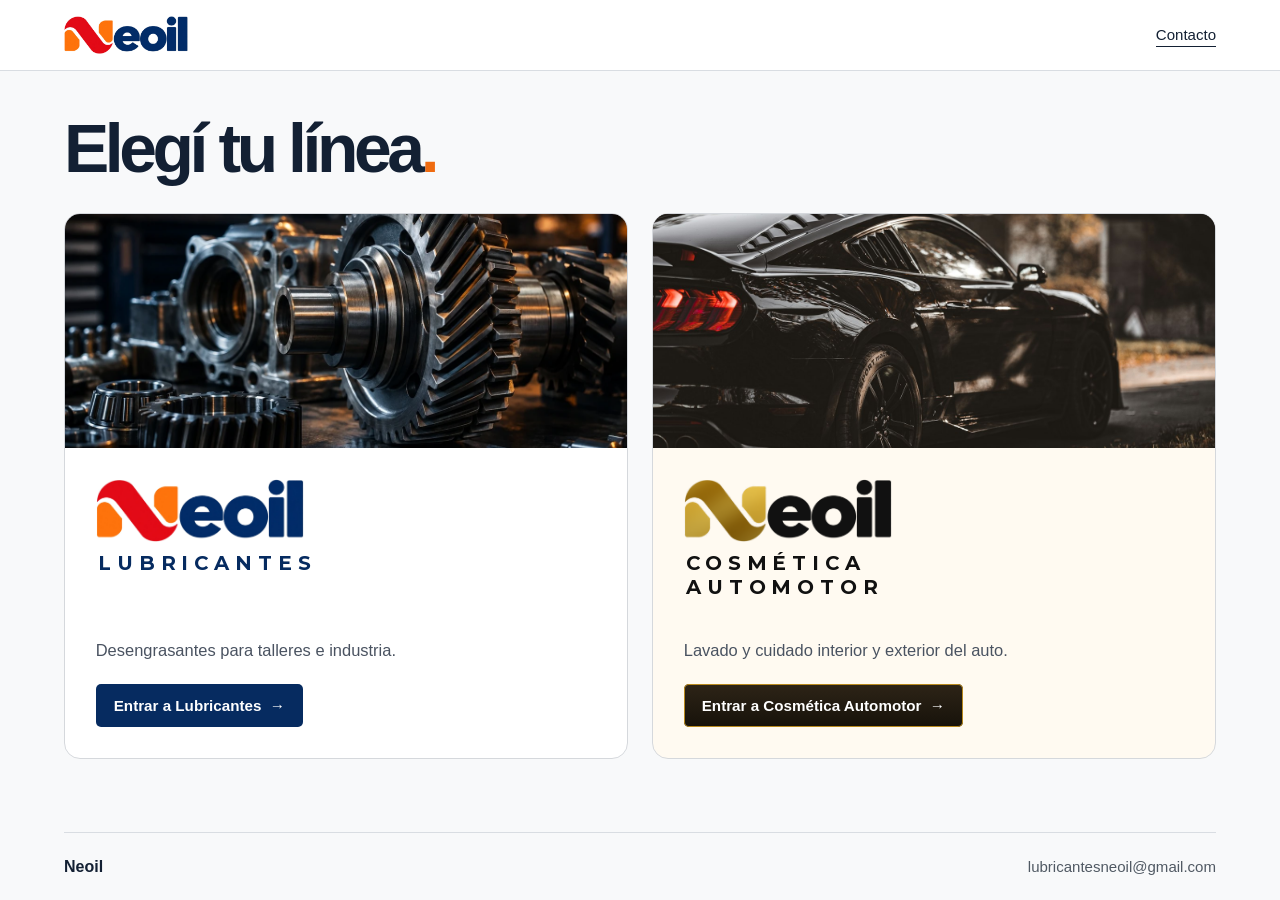
<file: index.html>
<!doctype html>
<html lang="es-AR">
<head>
<meta charset="utf-8">
<meta name="viewport" content="width=device-width,initial-scale=1">
<link rel="icon" href="neoil-logo.jpg">
<link rel="stylesheet" href="lineas/estilo.css?v=3">
<title>Neoil | Lubricantes y Cosmética Automotor</title>
<meta property="og:type" content="website">
<meta property="og:site_name" content="Neoil">
<meta property="og:title" content="Neoil | Lubricantes y Cosmética Automotor">
<meta property="og:description" content="Elegí tu línea Neoil. Desengrasantes para talleres e industria y cosmética para el cuidado del auto.">
<meta property="og:url" content="https://lubricantesneoil.com/">
<meta property="og:image" content="https://lubricantesneoil.com/lineas/og-neoil.jpg">
<meta property="og:image:width" content="1200">
<meta property="og:image:height" content="630">
<meta name="twitter:card" content="summary_large_image">
<meta name="description" content="Elegí tu línea Neoil. Desengrasantes para talleres e industria y cosmética para el cuidado del auto."><script>if (["inicio", "scene-caption", "aplicaciones", "title-motor", "title-limpieza", "coming-soon-title", "preparacion", "producto", "consulta", "inquiry", "whatsapp-inquiry", "copy-inquiry", "copy-status", "product-viewer", "viewer-title", "close-viewer", "viewer-image", "viewer-original", "viewer-instructions"].includes(location.hash.slice(1))) location.replace("lubricantes"+location.search+location.hash);</script>
</head><body><header class="top"><div class="wrap bar"><a href="./" aria-label="Neoil, elegir línea"><span class="wordmark swap"><img class="wm-color" src="lineas/neoil-color.png" alt="Neoil" width="900" height="275"><img class="wm-gold" src="lineas/neoil-oro.png" alt="" width="900" height="275"></span></a><a class="contact" href="https://wa.me/5491140931029">Contacto</a></div></header>
<main class="wrap portal"><h1>Elegí tu línea<span>.</span></h1>
<div class="choices">
<a class="choice lubricant" href="lubricantes" aria-label="Entrar a Neoil Lubricantes">
<div class="visual"><img src="lineas/taller.webp" alt=""><span class="tag">Talleres e industria</span></div>
<div class="choice-body"><span class="lockup lub" role="img" aria-label="Neoil Lubricantes"><img src="lineas/neoil-color.png" alt="" width="900" height="275"><span class="sub" aria-hidden="true">Lubricantes</span></span>
<p>Desengrasantes para talleres e industria.</p><span class="action">Entrar a Lubricantes<i aria-hidden="true">→</i></span></div></a>
<a class="choice cosmetic" href="cosmetica-automotor" aria-label="Entrar a Neoil Cosmética Automotor">
<div class="visual car"><img src="lineas/auto.jpg" alt=""><span class="tag">Cuidado del auto</span></div>
<div class="choice-body"><span class="lockup cos" role="img" aria-label="Neoil Cosmética Automotor"><img src="lineas/neoil-oro.png" alt="" width="900" height="275"><span class="sub" aria-hidden="true">Cosmética<br>Automotor</span></span>
<p>Lavado y cuidado interior y exterior del auto.</p><span class="action">Entrar a Cosmética Automotor<i aria-hidden="true">→</i></span></div></a>
</div></main><footer class="wrap bottom"><span>Neoil</span><a href="mailto:lubricantesneoil@gmail.com">lubricantesneoil@gmail.com</a></footer><script src="lineas/portal.js?v=3" defer></script></body></html>
</file>
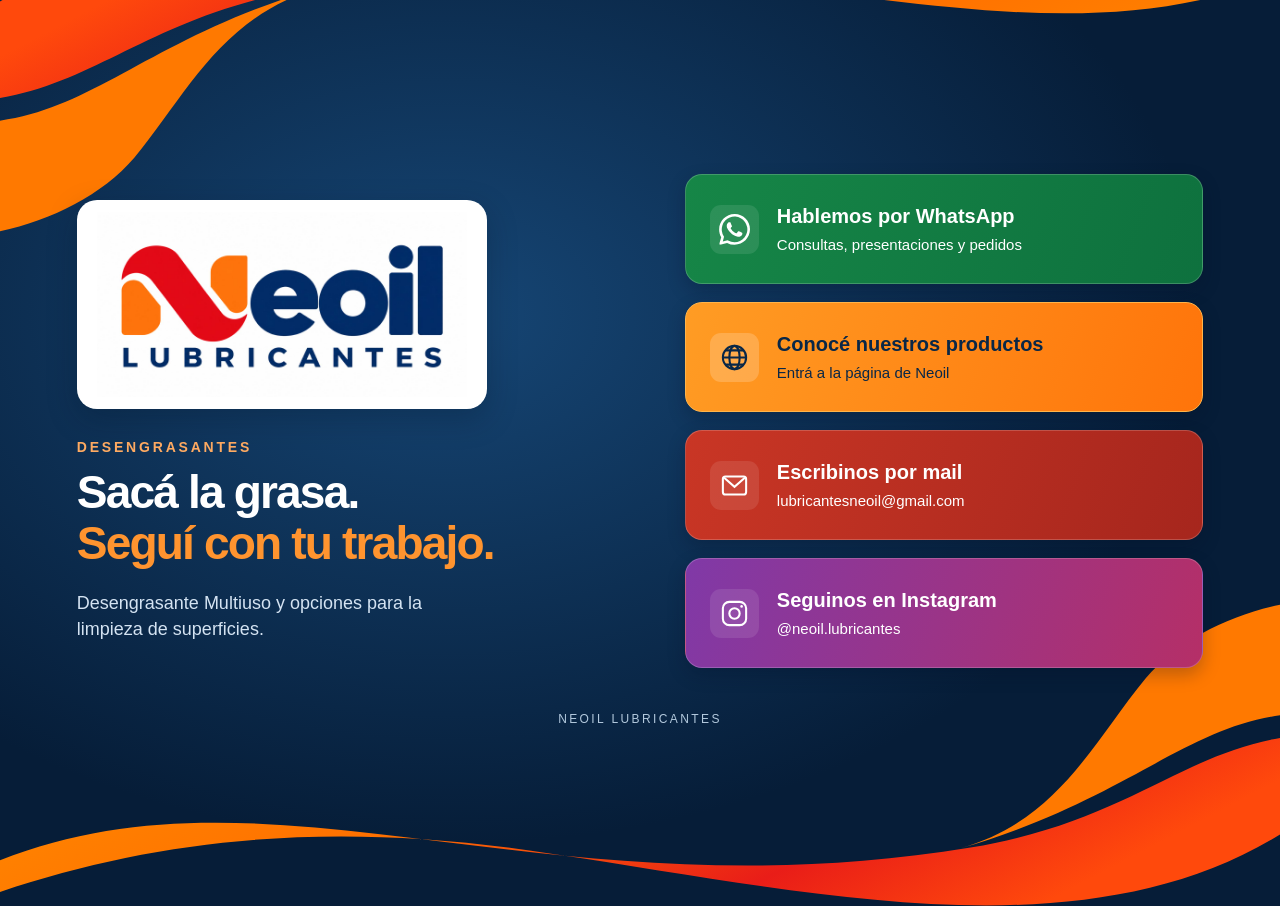
<file: enlaces/index.html>
<!doctype html><html lang="es-AR"><head><meta charset="utf-8"><meta name="viewport" content="width=device-width,initial-scale=1"><meta name="theme-color" content="#062b60"><meta name="description" content="Contactá a Neoil por WhatsApp, conocé nuestros desengrasantes seguinos en Instagram o escribinos por mail."><title>Neoil | Contacto y productos</title><link rel="icon" href="/neoil-logo.jpg"><link rel="stylesheet" href="enlaces.css?v=20261015-instagram"></head><body><div class="screen-wave screen-wave-top" aria-hidden="true"><svg viewBox="0 250 1754 650" preserveAspectRatio="none"><defs><linearGradient id="ribbon-top" x1="0" y1="0" x2="1" y2=".25"><stop stop-color="#ff8b00"/><stop offset=".42" stop-color="#ff7000"/><stop offset=".76" stop-color="#e91d18"/><stop offset="1" stop-color="#ff490c"/></linearGradient></defs><path fill="url(#ribbon-top)" d="M0 803 C370 574 750 925 1330 776 C1540 722 1615 580 1754 543 L1754 748 C1480 1010 1100 867 760 790 C470 719 230 750 0 870Z"/><path fill="#ff7900" d="M1315 778 C1450 718 1495 558 1570 416 C1614 337 1683 283 1754 260 L1754 495 C1620 524 1540 677 1315 778Z"/></svg></div><div class="screen-wave screen-wave-bottom" aria-hidden="true"><svg viewBox="0 250 1754 650" preserveAspectRatio="none"><defs><linearGradient id="ribbon-bottom" x1="0" y1="0" x2="1" y2=".25"><stop stop-color="#ff8b00"/><stop offset=".42" stop-color="#ff7000"/><stop offset=".76" stop-color="#e91d18"/><stop offset="1" stop-color="#ff490c"/></linearGradient></defs><path fill="url(#ribbon-bottom)" d="M0 803 C370 574 750 925 1330 776 C1540 722 1615 580 1754 543 L1754 748 C1480 1010 1100 867 760 790 C470 719 230 750 0 870Z"/><path fill="#ff7900" d="M1315 778 C1450 718 1495 558 1570 416 C1614 337 1683 283 1754 260 L1754 495 C1620 524 1540 677 1315 778Z"/></svg></div><main><section class="intro-block" aria-label="Neoil Lubricantes"><div class="brand"><img src="/neoil-logo.jpg" alt="Neoil Lubricantes" width="320" height="160"></div><p class="eyebrow">DESENGRASANTES</p><h1>Sacá la grasa.<br><span>Seguí con tu trabajo.</span></h1><p class="intro">Desengrasante Multiuso y opciones para la limpieza de superficies.</p></section><div class="label-wave" aria-hidden="true"><svg viewBox="0 250 1754 650" preserveAspectRatio="none"><defs><linearGradient id="label-ribbon" x1="0" y1="0" x2="1" y2=".25"><stop stop-color="#ff8b00"/><stop offset=".42" stop-color="#ff7000"/><stop offset=".76" stop-color="#e91d18"/><stop offset="1" stop-color="#ff490c"/></linearGradient></defs><path fill="url(#label-ribbon)" d="M0 803 C370 574 750 925 1330 776 C1540 722 1615 580 1754 543 L1754 748 C1480 1010 1100 867 760 790 C470 719 230 750 0 870Z"/><path fill="#ff7900" d="M1315 778 C1450 718 1495 558 1570 416 C1614 337 1683 283 1754 260 L1754 495 C1620 524 1540 677 1315 778Z"/></svg></div><nav aria-label="Contactá a Neoil"><a class="link whatsapp" href="https://wa.me/5491140931029?text=Hola%2C%20quiero%20consultar%20por%20los%20desengrasantes%20Neoil."><svg class="wa-icon" viewBox="0 0 24 24" aria-hidden="true" fill="currentColor"><path d="M20.52 3.48A11.85 11.85 0 0 0 12.04 0C5.46 0 .1 5.35.1 11.94c0 2.1.55 4.16 1.6 5.97L0 24l6.25-1.64a11.94 11.94 0 0 0 5.79 1.48h.01C18.63 23.84 24 18.49 24 11.9c0-3.19-1.24-6.18-3.48-8.42zM12.04 21.83a9.9 9.9 0 0 1-5.05-1.38l-.36-.21-3.71.97.99-3.61-.24-.38a9.91 9.91 0 1 1 8.37 4.61zm5.44-7.42c-.3-.15-1.76-.87-2.03-.97-.28-.1-.48-.15-.68.15-.2.3-.77.97-.94 1.17-.17.2-.35.22-.65.07-.3-.15-1.26-.46-2.4-1.49-.89-.79-1.49-1.77-1.66-2.07-.17-.3-.02-.46.13-.61.13-.13.3-.35.45-.52.15-.18.2-.3.3-.5.1-.2.05-.37-.03-.52-.07-.15-.67-1.62-.92-2.22-.24-.58-.49-.5-.67-.51h-.57c-.2 0-.52.07-.79.37-.27.3-1.04 1.02-1.04 2.49s1.07 2.89 1.22 3.09c.15.2 2.1 3.2 5.09 4.49.71.3 1.27.49 1.7.63.71.22 1.36.19 1.87.12.57-.09 1.76-.72 2.01-1.42.25-.7.25-1.3.17-1.42-.07-.12-.27-.2-.57-.34z"/></svg><span><strong>Hablemos por WhatsApp</strong><small>Consultas, presentaciones y pedidos</small></span></a><a class="link" href="/"><svg viewBox="0 0 24 24" fill="none" stroke="currentColor" stroke-width="1.6" aria-hidden="true"><circle cx="12" cy="12" r="9"/><ellipse cx="12" cy="12" rx="4" ry="9"/><path d="M3 12h18M5 6.5h14M5 17.5h14"/></svg><span><strong>Conocé nuestros productos</strong><small>Entrá a la página de Neoil</small></span></a><a class="link" href="mailto:lubricantesneoil@gmail.com"><svg viewBox="0 0 24 24" fill="none" stroke="currentColor" stroke-width="1.6" aria-hidden="true"><rect x="3" y="5" width="18" height="14" rx="2"/><path d="m4 6 8 7 8-7"/></svg><span><strong>Escribinos por mail</strong><small>lubricantesneoil@gmail.com</small></span></a><a class="link instagram" href="https://www.instagram.com/neoil.lubricantes/" target="_blank" rel="noopener noreferrer"><svg viewBox="0 0 24 24" fill="none" stroke="currentColor" stroke-width="1.6" aria-hidden="true"><rect x="3" y="3" width="18" height="18" rx="5"/><circle cx="12" cy="12" r="4"/><circle cx="17.5" cy="6.5" r="1" fill="currentColor" stroke="none"/></svg><span><strong>Seguinos en Instagram</strong><small>@neoil.lubricantes</small></span></a></nav><footer>NEOIL LUBRICANTES</footer></main></body></html>
</file>
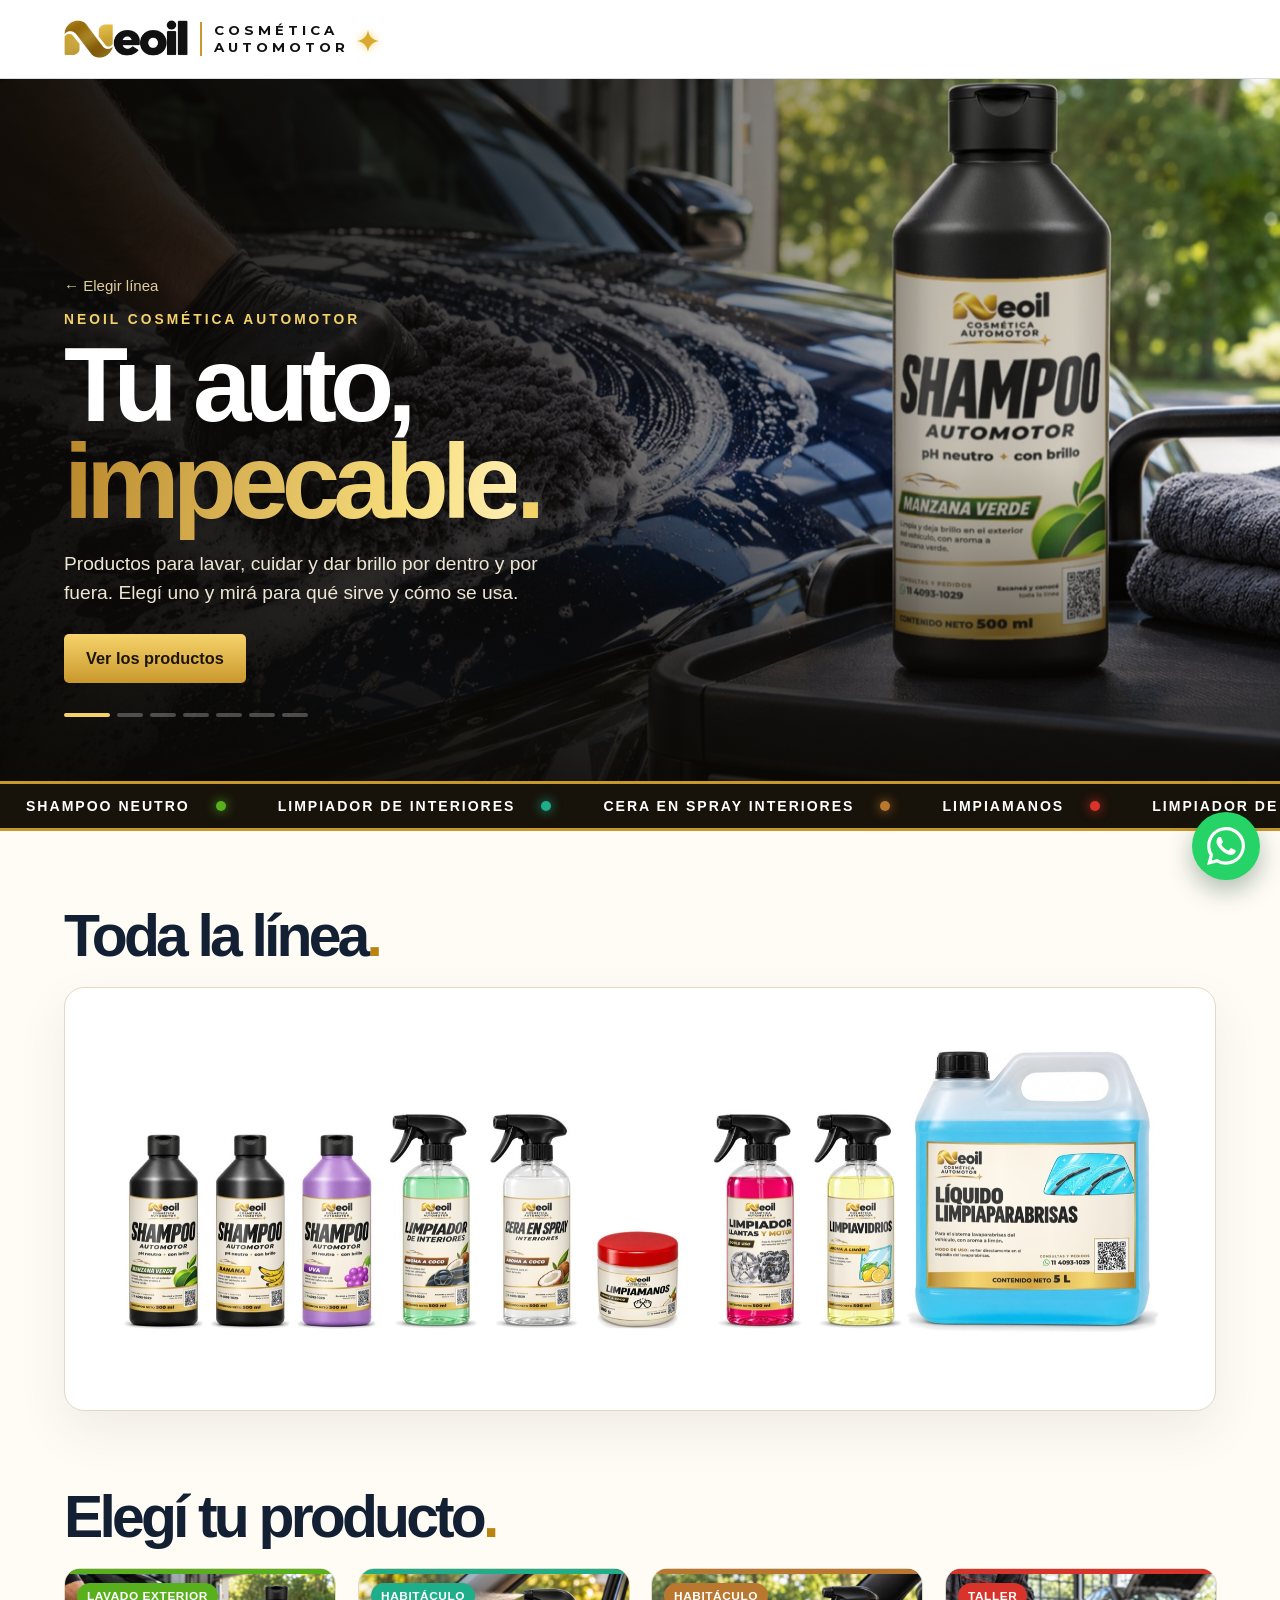
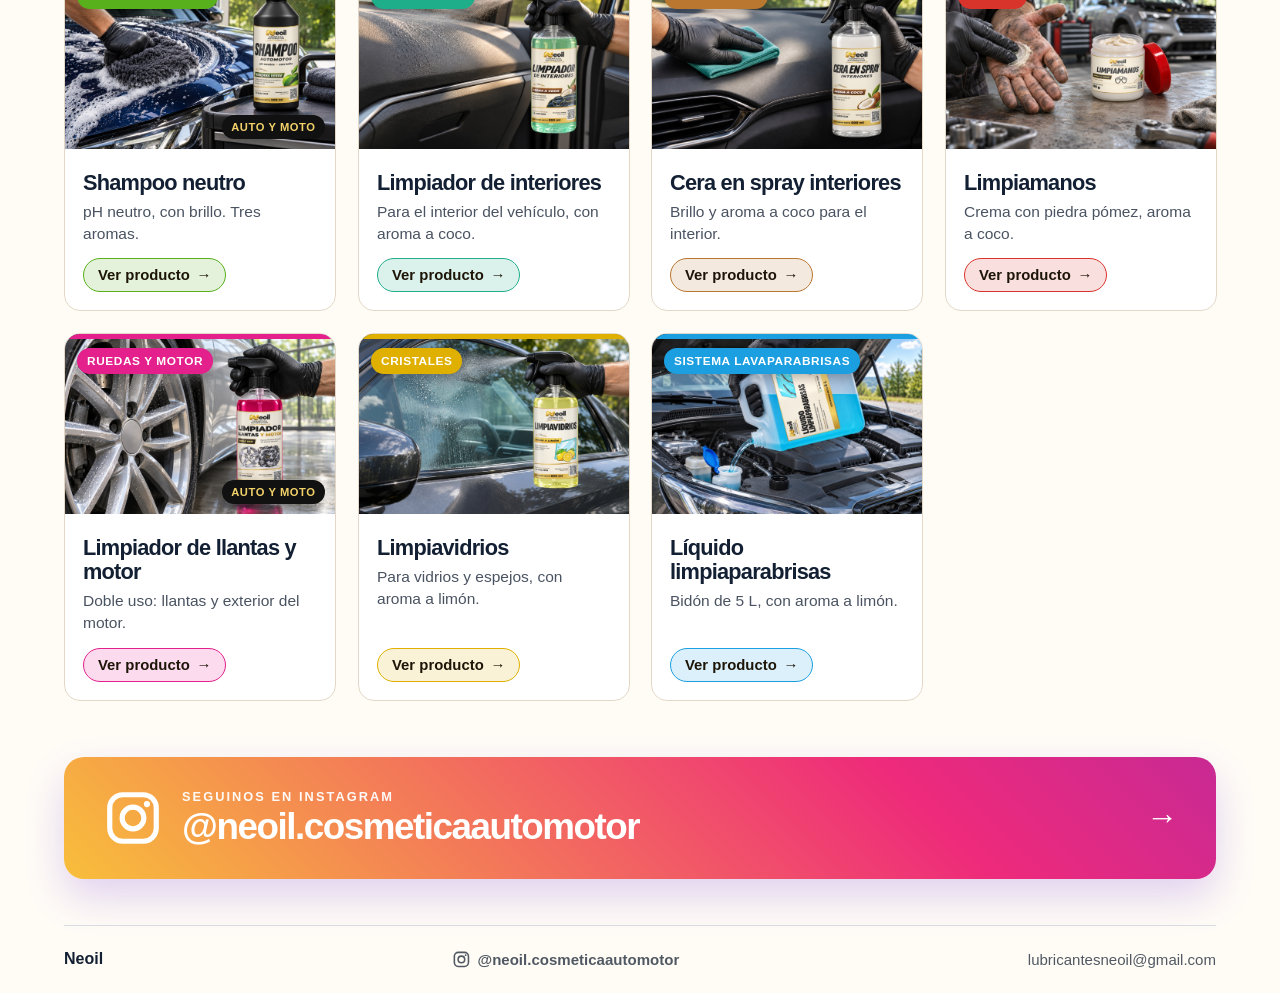
<file: cosmetica-automotor.html>
<!doctype html>
<html lang="es-AR">
<head>
<meta charset="utf-8">
<meta name="viewport" content="width=device-width,initial-scale=1">
<link rel="icon" href="lineas/icono-cosmetica.png">
<link rel="apple-touch-icon" href="lineas/icono-cosmetica.png">
<meta property="og:type" content="website">
<meta property="og:site_name" content="Neoil Cosmética Automotor">
<meta property="og:title" content="Neoil Cosmética Automotor | Línea de productos">
<meta property="og:description" content="Conocé los productos de Neoil Cosmética Automotor para el lavado y cuidado del auto.">
<meta property="og:url" content="https://lubricantesneoil.com/cosmetica-automotor">
<meta property="og:image" content="https://lubricantesneoil.com/lineas/og-cosmetica.jpg">
<meta property="og:image:width" content="1200">
<meta property="og:image:height" content="630">
<meta name="twitter:card" content="summary_large_image">
<link rel="stylesheet" href="lineas/estilo.css?v=8">
<title>Neoil Cosmética Automotor | Línea de productos</title>
<meta name="description" content="Conocé los productos de Neoil Cosmética Automotor para el lavado y cuidado del auto.">
</head><body class="auto"><header class="top"><div class="wrap bar"><a href="./" class="brandlock" aria-label="Neoil Cosmética Automotor, elegir línea"><img class="wordmark" src="lineas/neoil-oro.png" alt="Neoil" width="900" height="275"><span class="brandsub" aria-hidden="true">Cosmética<br>Automotor</span><svg class="star" viewBox="0 0 24 24" aria-hidden="true"><path d="M12 0c1 7 5 11 12 12-7 1-11 5-12 12-1-7-5-11-12-12 7-1 11-5 12-12z"/></svg></a></div></header>
<main>
<section class="bighero"><div class="slides" aria-hidden="true"><img src="lineas/fotos/u-shampoo-manzana-verde.jpg" alt="" class=on><img src="lineas/fotos/u-limpiador-de-interiores.jpg" alt=""><img src="lineas/fotos/u-cera-en-spray-interiores.jpg" alt=""><img src="lineas/fotos/u-limpiamanos.jpg" alt=""><img src="lineas/fotos/u-limpiador-de-llantas-y-motor.jpg" alt=""><img src="lineas/fotos/u-limpiavidrios.jpg" alt=""><img src="lineas/fotos/u-liquido-limpiaparabrisas.jpg" alt=""></div><div class="shade"></div>
<div class="wrap herotext"><a class="back light" href="./">← Elegir línea</a>
<p class="kicker">Neoil Cosmética Automotor</p>
<h1>Tu auto,<br><em>impecable</em><span>.</span></h1>
<p class="herolead">Productos para lavar, cuidar y dar brillo por dentro y por fuera. Elegí uno y mirá para qué sirve y cómo se usa.</p>
<div class="herobtns"><a class="action gold" href="#productos">Ver los productos</a></div>
<div class="dots" aria-hidden="true"><i></i><i></i><i></i><i></i><i></i><i></i><i></i></div></div></section>
<div class="ribbon2" aria-hidden="true"><div class="track"><span style="--c:#58b01c">Shampoo neutro</span><span style="--c:#1fae8a">Limpiador de interiores</span><span style="--c:#b9772f">Cera en spray interiores</span><span style="--c:#d9342b">Limpiamanos</span><span style="--c:#e3208c">Limpiador de llantas y motor</span><span style="--c:#e0b000">Limpiavidrios</span><span style="--c:#1b9fe0">Líquido limpiaparabrisas</span><span style="--c:#58b01c">Shampoo neutro</span><span style="--c:#1fae8a">Limpiador de interiores</span><span style="--c:#b9772f">Cera en spray interiores</span><span style="--c:#d9342b">Limpiamanos</span><span style="--c:#e3208c">Limpiador de llantas y motor</span><span style="--c:#e0b000">Limpiavidrios</span><span style="--c:#1b9fe0">Líquido limpiaparabrisas</span></div></div>
<div class="wrap">
<section class="lineup reveal"><h2>Toda la línea<span>.</span></h2><figure><img src="lineas/fotos/linea-completa.jpg?v=2" alt="Todos los productos de Neoil Cosmética Automotor"></figure></section>
<section id="productos"><h2 class="reveal">Elegí tu producto<span>.</span></h2>
<div class="pgrid"><a class="pcard reveal" style="--c:#58b01c;--d:0ms" href="producto-shampoo"><div class="pimg"><img src="lineas/fotos/u-shampoo-manzana-verde.jpg" alt="" loading="lazy"><span class="chip">Lavado exterior</span><span class="motochip">Auto y moto</span></div><div class="pbody"><h3>Shampoo neutro</h3><p>pH neutro, con brillo. Tres aromas.</p><span class="more">Ver producto<i aria-hidden="true">→</i></span></div></a><a class="pcard reveal" style="--c:#1fae8a;--d:80ms" href="producto-limpiador-de-interiores"><div class="pimg"><img src="lineas/fotos/u-limpiador-de-interiores.jpg" alt="" loading="lazy"><span class="chip">Habitáculo</span></div><div class="pbody"><h3>Limpiador de interiores</h3><p>Para el interior del vehículo, con aroma a coco.</p><span class="more">Ver producto<i aria-hidden="true">→</i></span></div></a><a class="pcard reveal" style="--c:#b9772f;--d:160ms" href="producto-cera-en-spray"><div class="pimg"><img src="lineas/fotos/u-cera-en-spray-interiores.jpg" alt="" loading="lazy"><span class="chip">Habitáculo</span></div><div class="pbody"><h3>Cera en spray interiores</h3><p>Brillo y aroma a coco para el interior.</p><span class="more">Ver producto<i aria-hidden="true">→</i></span></div></a><a class="pcard reveal" style="--c:#d9342b;--d:240ms" href="producto-limpiamanos"><div class="pimg"><img src="lineas/fotos/u-limpiamanos.jpg" alt="" loading="lazy"><span class="chip">Taller</span></div><div class="pbody"><h3>Limpiamanos</h3><p>Crema con piedra pómez, aroma a coco.</p><span class="more">Ver producto<i aria-hidden="true">→</i></span></div></a><a class="pcard reveal" style="--c:#e3208c;--d:0ms" href="producto-limpiador-de-llantas-y-motor"><div class="pimg"><img src="lineas/fotos/u-limpiador-de-llantas-y-motor.jpg" alt="" loading="lazy"><span class="chip">Ruedas y motor</span><span class="motochip">Auto y moto</span></div><div class="pbody"><h3>Limpiador de llantas y motor</h3><p>Doble uso: llantas y exterior del motor.</p><span class="more">Ver producto<i aria-hidden="true">→</i></span></div></a><a class="pcard reveal" style="--c:#e0b000;--d:80ms" href="producto-limpiavidrios"><div class="pimg"><img src="lineas/fotos/u-limpiavidrios.jpg" alt="" loading="lazy"><span class="chip">Cristales</span></div><div class="pbody"><h3>Limpiavidrios</h3><p>Para vidrios y espejos, con aroma a limón.</p><span class="more">Ver producto<i aria-hidden="true">→</i></span></div></a><a class="pcard reveal" style="--c:#1b9fe0;--d:160ms" href="producto-liquido-limpiaparabrisas"><div class="pimg"><img src="lineas/fotos/u-liquido-limpiaparabrisas.jpg" alt="" loading="lazy"><span class="chip">Sistema lavaparabrisas</span></div><div class="pbody"><h3>Líquido limpiaparabrisas</h3><p>Bidón de 5 L, con aroma a limón.</p><span class="more">Ver producto<i aria-hidden="true">→</i></span></div></a></div></section>
<a class="igband reveal" href="https://www.instagram.com/neoil.cosmeticaautomotor/" target="_blank" rel="noopener"><svg class="ig" viewBox="0 0 24 24" aria-hidden="true" fill="none" stroke="currentColor" stroke-width="2"><rect x="3" y="3" width="18" height="18" rx="5"/><circle cx="12" cy="12" r="4.2"/><circle cx="17.4" cy="6.6" r="1.2" fill="currentColor" stroke="none"/></svg><span><small>Seguinos en Instagram</small><b>@neoil.cosmeticaautomotor</b></span><i aria-hidden="true">→</i></a>
</div><a class="wafloat" href="https://wa.me/5491140931029?text=Hola%2C%20quiero%20consultar%20por%20la%20l%C3%ADnea%20Neoil%20Cosm%C3%A9tica%20Automotor." target="_blank" rel="noopener" aria-label="Consultar por WhatsApp"><svg class="wa" viewBox="0 0 24 24" aria-hidden="true"><path fill="currentColor" d="M20.52 3.48A11.85 11.85 0 0 0 12.04 0C5.46 0 .1 5.35.1 11.94c0 2.1.55 4.16 1.6 5.97L0 24l6.25-1.64a11.94 11.94 0 0 0 5.79 1.48h.01C18.63 23.84 24 18.49 24 11.9c0-3.19-1.24-6.18-3.48-8.42zM12.04 21.83a9.9 9.9 0 0 1-5.05-1.38l-.36-.21-3.71.97.99-3.61-.24-.38a9.91 9.91 0 1 1 8.37 4.61zm5.44-7.42c-.3-.15-1.76-.87-2.03-.97-.28-.1-.48-.15-.68.15-.2.3-.77.97-.94 1.17-.17.2-.35.22-.65.07-.3-.15-1.26-.46-2.4-1.49-.89-.79-1.49-1.77-1.66-2.07-.17-.3-.02-.46.13-.61.13-.13.3-.35.45-.52.15-.18.2-.3.3-.5.1-.2.05-.37-.03-.52-.07-.15-.67-1.62-.92-2.22-.24-.58-.49-.5-.67-.51h-.57c-.2 0-.52.07-.79.37-.27.3-1.04 1.02-1.04 2.49s1.07 2.89 1.22 3.09c.15.2 2.1 3.2 5.09 4.49.71.3 1.27.49 1.7.63.71.22 1.36.19 1.87.12.57-.09 1.76-.72 2.01-1.42.25-.7.25-1.3.17-1.42-.07-.12-.27-.2-.57-.34z"/></svg><span>Escribinos</span></a>
</main><script src="lineas/cosmetica.js?v=7" defer></script><footer class="wrap bottom"><span>Neoil</span><a class="igfoot" href="https://www.instagram.com/neoil.cosmeticaautomotor/" target="_blank" rel="noopener"><svg class="ig" viewBox="0 0 24 24" aria-hidden="true" fill="none" stroke="currentColor" stroke-width="2"><rect x="3" y="3" width="18" height="18" rx="5"/><circle cx="12" cy="12" r="4.2"/><circle cx="17.4" cy="6.6" r="1.2" fill="currentColor" stroke="none"/></svg>@neoil.cosmeticaautomotor</a><a href="mailto:lubricantesneoil@gmail.com">lubricantesneoil@gmail.com</a></footer></body></html>
</file>
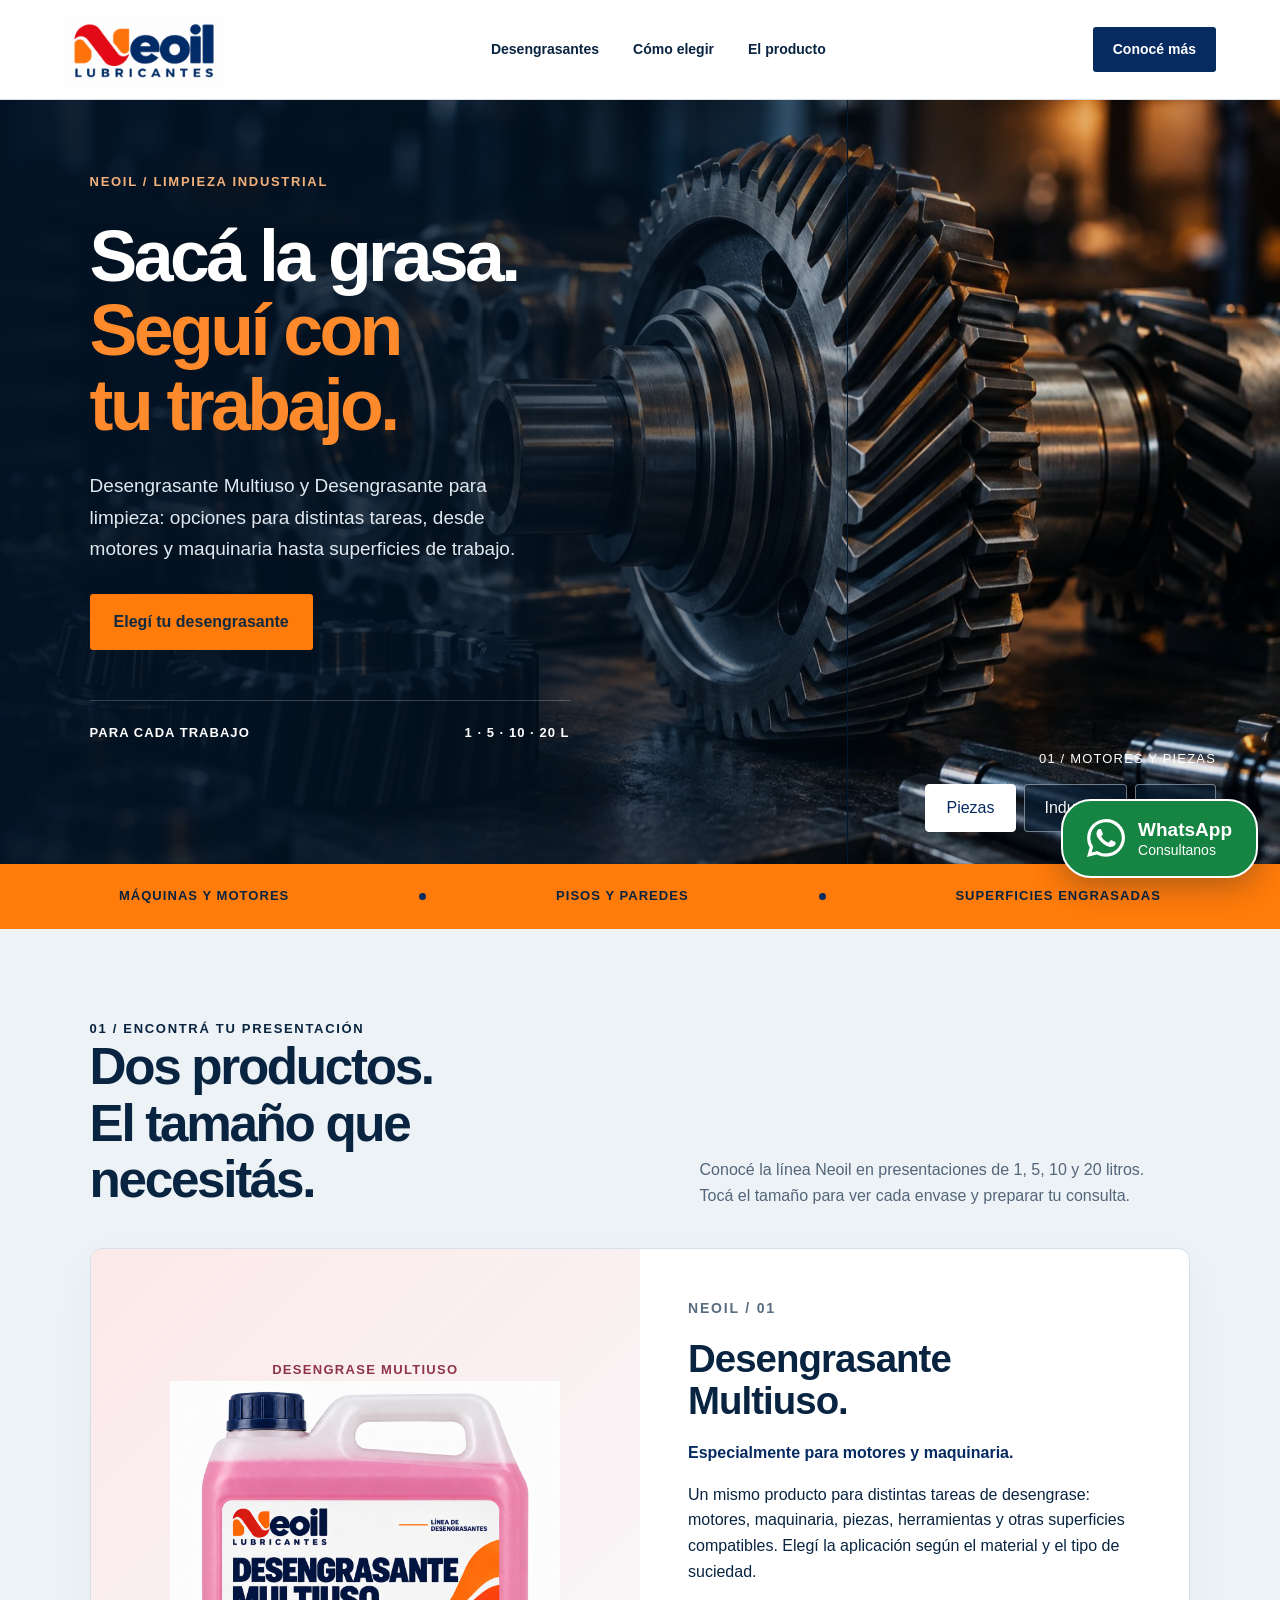
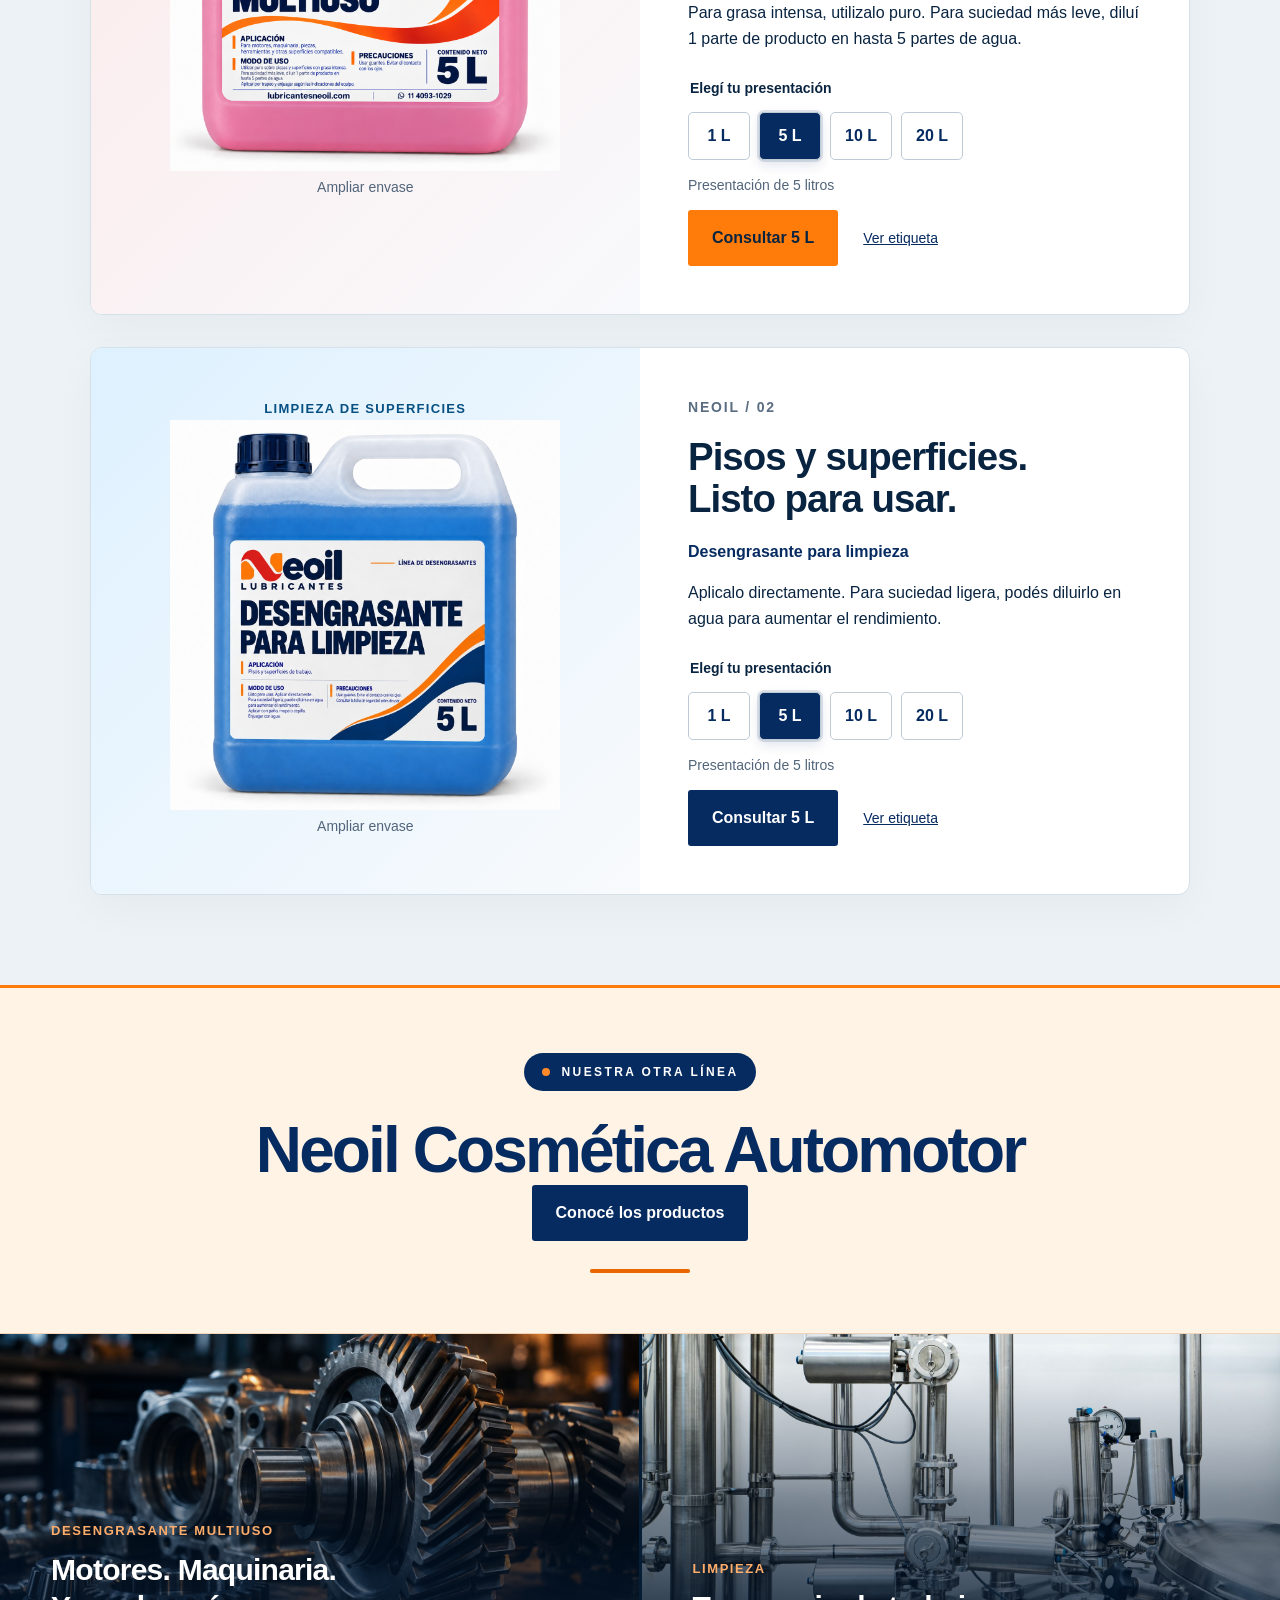
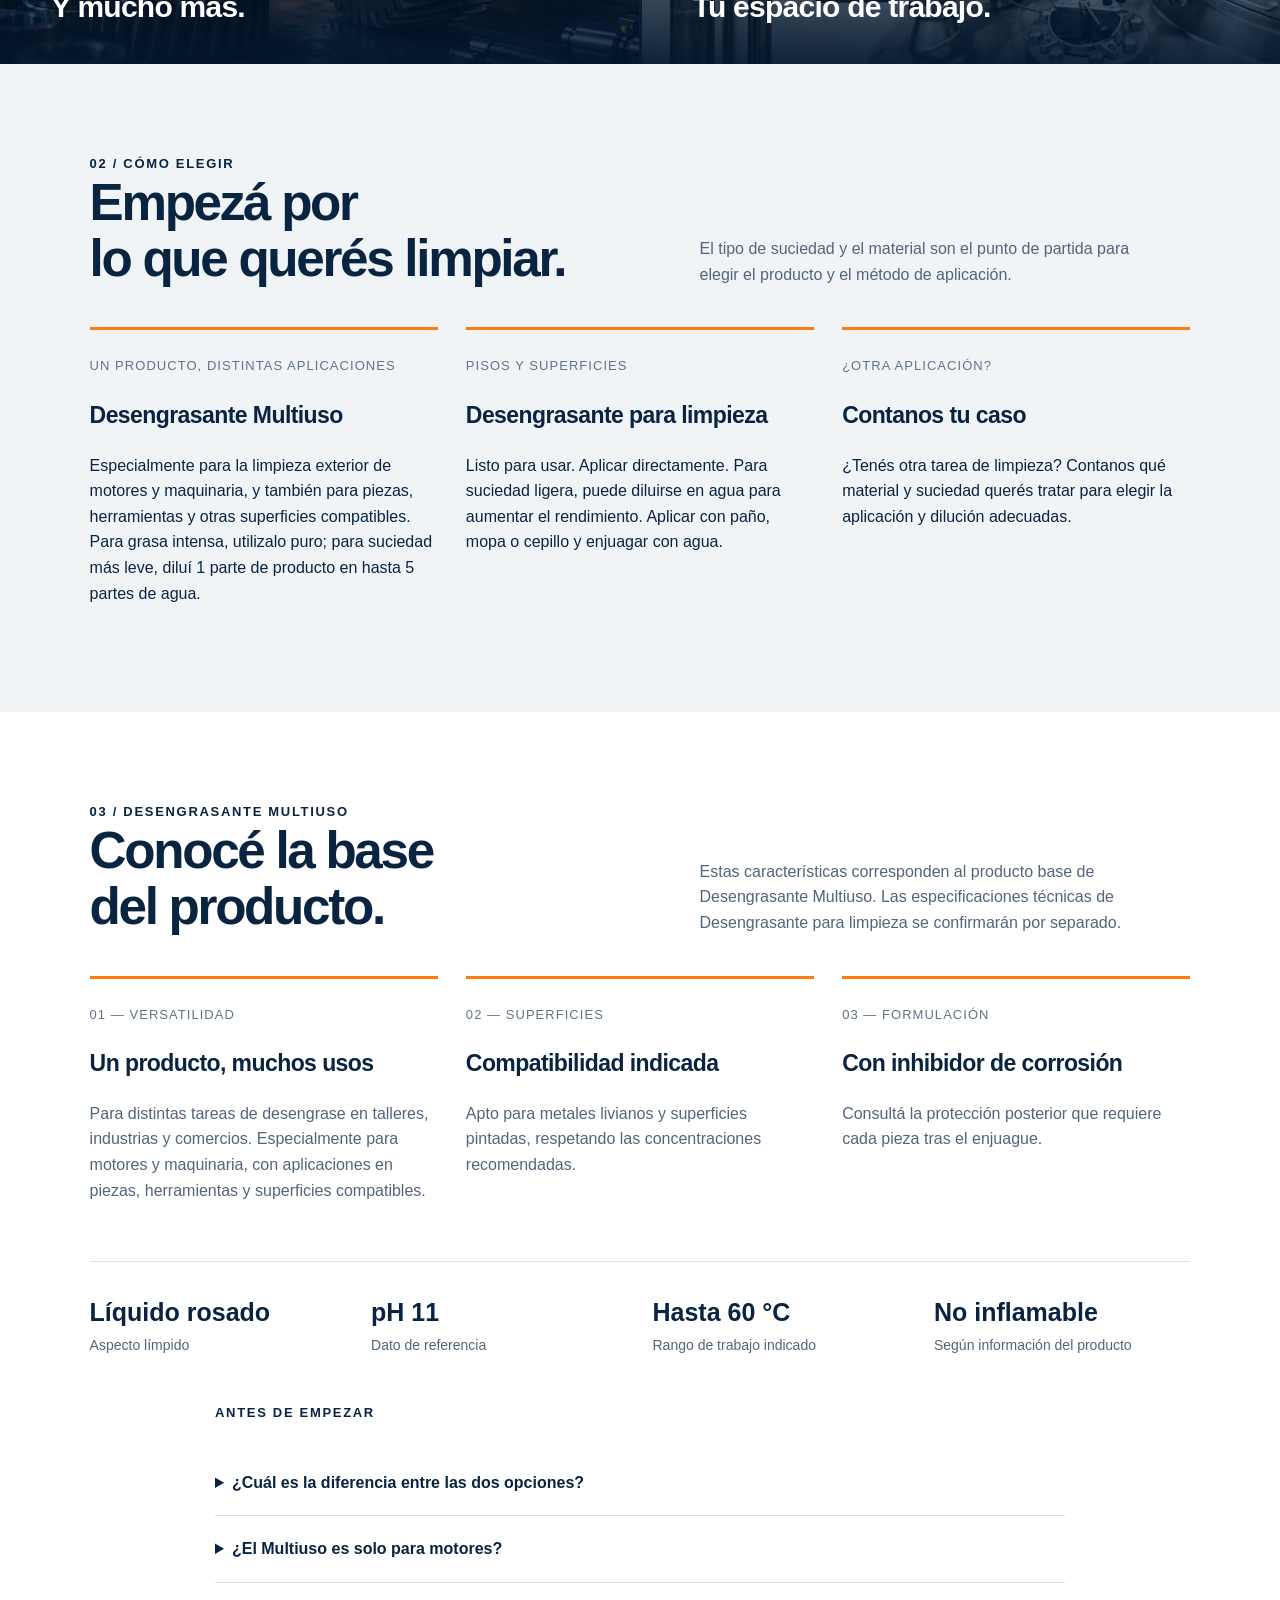
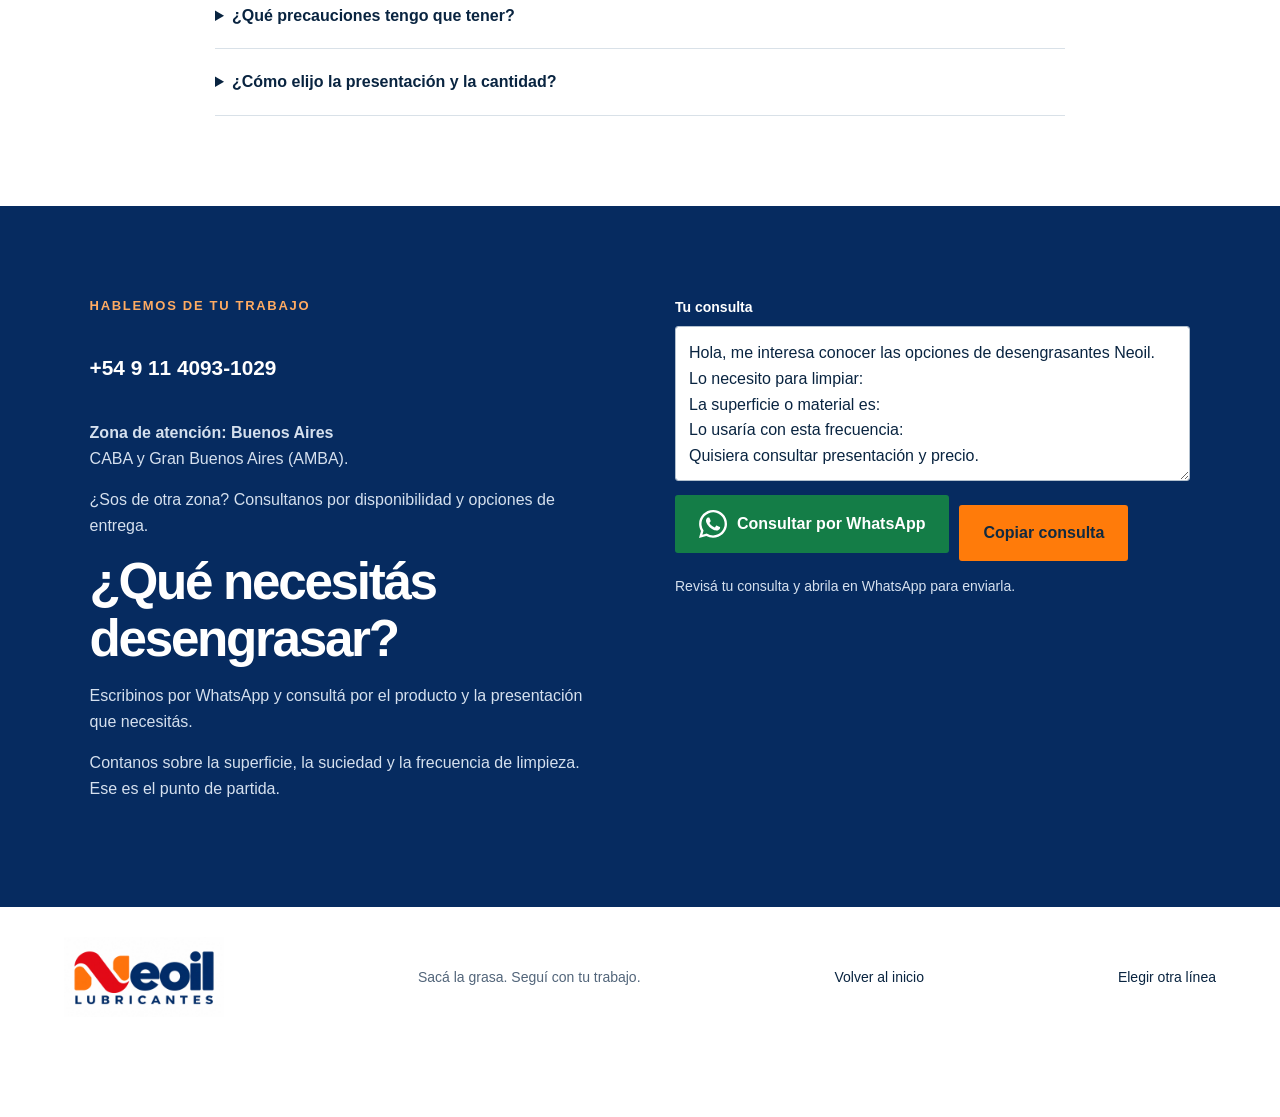
<file: lubricantes.html>
<!doctype html>
<html lang="es-AR"><head><meta charset="utf-8"><meta name="viewport" content="width=device-width, initial-scale=1"><meta name="theme-color" content="#062b60"><meta name="description" content="Conocé las opciones Neoil Desengrasante Multiuso y Desengrasante para limpieza para tu trabajo."><title>Neoil Lubricantes | Desengrasantes</title><link rel="icon" type="image/svg+xml" href="data:image/svg+xml,%3Csvg xmlns='http://www.w3.org/2000/svg' viewBox='0 0 40 40'%3E%3Crect width='40' height='40' rx='8' fill='%23062b60'/%3E%3Ctext x='7' y='31' font-family='Arial' font-weight='900' font-size='30' fill='%23ff7b0a'%3EN%3C/text%3E%3C/svg%3E"><link rel="stylesheet" href="style.css"></head>
<body><header><a href="./" aria-label="Neoil, elegir línea" class="brand"><img src="neoil-logo.jpg" alt="Neoil Lubricantes" width="180" height="90"></a><nav aria-label="Principal"><a href="#aplicaciones">Desengrasantes</a><a href="#preparacion">Cómo elegir</a><a href="#producto">El producto</a></nav><a class="button small" href="#consulta">Conocé más</a></header>
<main><section class="hero industrial-hero" id="inicio"><img class="hero-backdrop" src="industrial.jpg" alt="Detalle de engranajes y piezas metálicas" fetchpriority="high"><div class="hero-copy"><p class="eyebrow">NEOIL / LIMPIEZA INDUSTRIAL</p><h1>Sacá la grasa.<br><span>Seguí con<br>tu trabajo.</span></h1><p class="intro">Desengrasante Multiuso y Desengrasante para limpieza: opciones para distintas tareas, desde motores y maquinaria hasta superficies de trabajo.</p><a href="#aplicaciones" class="button orange">Elegí tu desengrasante</a><div class="hero-bottom"><span>PARA CADA TRABAJO</span><span>1 · 5 · 10 · 20 L</span></div></div><div class="hero-context"><span id="scene-caption">01 / MOTORES Y PIEZAS</span><div class="scene-controls" aria-label="Elegir imagen industrial"><button type="button" class="scene-button" data-scene="industrial.jpg" data-caption="01 / MOTORES Y PIEZAS" data-alt="Detalle de engranajes y piezas metálicas" aria-pressed="true">Piezas</button><button type="button" class="scene-button" data-scene="maquinaria.jpg" data-caption="02 / ENTORNOS INDUSTRIALES" data-alt="Equipamiento industrial de acero inoxidable" aria-pressed="false">Industria</button><button type="button" class="scene-button" data-scene="pisos.jpg" data-caption="03 / LIMPIEZA DE PISOS ENGRASADOS" data-alt="Limpieza profesional de pisos con equipo de limpieza" aria-pressed="false">Pisos</button></div></div></section>
<div class="ribbon"><span>MÁQUINAS Y MOTORES</span><i></i><span>PISOS Y PAREDES</span><i></i><span>SUPERFICIES ENGRASADAS</span></div>
<section class="section catalog" id="aplicaciones"><div class="section-heading"><div><p class="eyebrow">01 / ENCONTRÁ TU PRESENTACIÓN</p><h2>Dos productos.<br>El tamaño que necesitás.</h2></div><p class="muted">Conocé la línea Neoil en presentaciones de 1, 5, 10 y 20 litros. Tocá el tamaño para ver cada envase y preparar tu consulta.</p></div><section class="catalog-family motor product-selector" data-family="motor" aria-labelledby="title-motor"><div class="product-stage"><span class="product-tag">DESENGRASE MULTIUSO</span><button type="button" class="image-open selected-image" data-image="envases/neoil-multiuso-5L.png?v=20261022" data-title="Neoil Desengrasante Multiuso · 5 L" aria-label="Ampliar envase de Desengrasante Multiuso de 5 litros"><img src="envases/neoil-multiuso-5L.png?v=20261022" alt="Neoil Desengrasante Multiuso, 5 litros" width="800" height="1000" loading="lazy"><span class="zoom-label">Ampliar envase</span></button></div><div class="product-details"><p class="eyebrow">NEOIL / 01</p><h3 id="title-motor">Desengrasante<br>Multiuso.</h3><p class="product-name">Especialmente para motores y maquinaria.</p><p>Un mismo producto para distintas tareas de desengrase: motores, maquinaria, piezas, herramientas y otras superficies compatibles. Elegí la aplicación según el material y el tipo de suciedad.</p><p>Para grasa intensa, utilizalo puro. Para suciedad más leve, diluí 1 parte de producto en hasta 5 partes de agua.</p><fieldset class="size-picker"><legend>Elegí tu presentación</legend><div class="size-options"><button type="button" class="size-option" data-size="1" aria-pressed="false">1 L</button><button type="button" class="size-option" data-size="5" aria-pressed="true">5 L</button><button type="button" class="size-option" data-size="10" aria-pressed="false">10 L</button><button type="button" class="size-option" data-size="20" aria-pressed="false">20 L</button></div></fieldset><p class="selected-size" aria-live="polite">Presentación de 5 litros</p><div class="product-actions"><button type="button" class="button product-choice" data-choice="Desengrasante Multiuso" data-size="5">Consultar 5 L</button><button class="label-open" type="button" data-image="etiquetas/neoil-multiuso-5L.png?v=20261022" data-title="Etiqueta Neoil Desengrasante Multiuso · 5 L">Ver etiqueta</button></div></div></section><section class="catalog-family limpieza product-selector" data-family="limpieza" aria-labelledby="title-limpieza"><div class="product-stage"><span class="product-tag">LIMPIEZA DE SUPERFICIES</span><button type="button" class="image-open selected-image" data-image="envases/neoil-limpieza-5L-directo.jpg?v=20261014" data-title="Neoil Desengrasante para limpieza · 5 L" aria-label="Ampliar envase de Desengrasante para limpieza de 5 litros"><img src="envases/neoil-limpieza-5L-directo.jpg?v=20261014" alt="Neoil Desengrasante para limpieza, 5 litros" width="800" height="1000" loading="lazy"><span class="zoom-label">Ampliar envase</span></button></div><div class="product-details"><p class="eyebrow">NEOIL / 02</p><h3 id="title-limpieza">Pisos y superficies.<br>Listo para usar.</h3><p class="product-name">Desengrasante para limpieza</p><p>Aplicalo directamente. Para suciedad ligera, podés diluirlo en agua para aumentar el rendimiento.</p><fieldset class="size-picker"><legend>Elegí tu presentación</legend><div class="size-options"><button type="button" class="size-option" data-size="1" aria-pressed="false">1 L</button><button type="button" class="size-option" data-size="5" aria-pressed="true">5 L</button><button type="button" class="size-option" data-size="10" aria-pressed="false">10 L</button><button type="button" class="size-option" data-size="20" aria-pressed="false">20 L</button></div></fieldset><p class="selected-size" aria-live="polite">Presentación de 5 litros</p><div class="product-actions"><button type="button" class="button product-choice" data-choice="Desengrasante para limpieza" data-size="5">Consultar 5 L</button><button class="label-open" type="button" data-image="etiquetas/neoil-limpieza-5L-directo.png?v=20261014" data-title="Etiqueta Neoil Desengrasante para limpieza · 5 L">Ver etiqueta</button></div></div></section></section><section class="coming-soon" aria-labelledby="coming-soon-title"><p class="coming-soon-eyebrow"><span class="coming-soon-dot" aria-hidden="true"></span>NUESTRA OTRA LÍNEA</p><h2 id="coming-soon-title"><a style="color:inherit;text-decoration:none" href="cosmetica-automotor">Neoil Cosmética Automotor</a></h2><a class="button" href="cosmetica-automotor">Conocé los productos</a><span class="coming-soon-accent" aria-hidden="true"></span></section><section class="application-gallery" aria-label="Neoil en tu trabajo"><a href="#aplicaciones"><img src="industrial.jpg" alt="Piezas y engranajes metálicos" loading="lazy"><div><span>DESENGRASANTE MULTIUSO</span><h3>Motores. Maquinaria.<br>Y mucho más.</h3></div></a><a href="#preparacion"><img src="maquinaria.jpg" alt="Superficies y equipos en un entorno industrial" loading="lazy"><div><span>LIMPIEZA</span><h3>Tu espacio de trabajo.</h3></div></a></section><section class="section pale" id="preparacion"><div class="section-heading"><div><p class="eyebrow">02 / CÓMO ELEGIR</p><h2>Empezá por<br>lo que querés limpiar.</h2></div><p class="muted">El tipo de suciedad y el material son el punto de partida para elegir el producto y el método de aplicación.</p></div><div class="features"><article class="feature"><span class="number">UN PRODUCTO, DISTINTAS APLICACIONES</span><h3>Desengrasante Multiuso</h3><p>Especialmente para la limpieza exterior de motores y maquinaria, y también para piezas, herramientas y otras superficies compatibles. Para grasa intensa, utilizalo puro; para suciedad más leve, diluí 1 parte de producto en hasta 5 partes de agua.</p></article><article class="feature"><span class="number">PISOS Y SUPERFICIES</span><h3>Desengrasante para limpieza</h3><p>Listo para usar. Aplicar directamente. Para suciedad ligera, puede diluirse en agua para aumentar el rendimiento. Aplicar con paño, mopa o cepillo y enjuagar con agua.</p></article><article class="feature"><span class="number">¿OTRA APLICACIÓN?</span><h3>Contanos tu caso</h3><p>¿Tenés otra tarea de limpieza? Contanos qué material y suciedad querés tratar para elegir la aplicación y dilución adecuadas.</p></article></div></section>
<section class="section" id="producto"><div class="section-heading"><div><p class="eyebrow">03 / DESENGRASANTE MULTIUSO</p><h2>Conocé la base<br>del producto.</h2></div><p class="muted">Estas características corresponden al producto base de Desengrasante Multiuso. Las especificaciones técnicas de Desengrasante para limpieza se confirmarán por separado.</p></div><div class="features"><article class="feature"><span class="number">01 — VERSATILIDAD</span><h3>Un producto, muchos usos</h3><p class="muted">Para distintas tareas de desengrase en talleres, industrias y comercios. Especialmente para motores y maquinaria, con aplicaciones en piezas, herramientas y superficies compatibles.</p></article><article class="feature"><span class="number">02 — SUPERFICIES</span><h3>Compatibilidad indicada</h3><p class="muted">Apto para metales livianos y superficies pintadas, respetando las concentraciones recomendadas.</p></article><article class="feature"><span class="number">03 — FORMULACIÓN</span><h3>Con inhibidor de corrosión</h3><p class="muted">Consultá la protección posterior que requiere cada pieza tras el enjuague.</p></article></div><div class="specs"><div><strong>Líquido rosado</strong><span>Aspecto límpido</span></div><div><strong>pH 11</strong><span>Dato de referencia</span></div><div><strong>Hasta 60 °C</strong><span>Rango de trabajo indicado</span></div><div><strong>No inflamable</strong><span>Según información del producto</span></div></div><div class="faq"><p class="eyebrow">ANTES DE EMPEZAR</p><details><summary>¿Cuál es la diferencia entre las dos opciones?</summary><p>Desengrasante Multiuso sirve para distintas tareas de desengrase, especialmente en motores y maquinaria, y también en piezas, herramientas y otras superficies compatibles. La aplicación y dilución dependen del material y la suciedad. Desengrasante para limpieza está listo para usar directamente en tareas habituales. Para suciedad ligera, puede diluirse en agua para aumentar el rendimiento.</p></details><details><summary>¿El Multiuso es solo para motores?</summary><p>No. Motores y maquinaria son sus aplicaciones destacadas, pero también puede usarse en piezas, herramientas y otras superficies compatibles. Para una aplicación diferente, consultanos e indicá el material y la suciedad que querés limpiar.</p></details><details><summary>¿Qué precauciones tengo que tener?</summary><p>Usá guantes. Ante contacto ocular, lavá con abundante agua. Consultá la ficha de seguridad antes de utilizarlo.</p></details><details><summary>¿Cómo elijo la presentación y la cantidad?</summary><p>Contanos qué necesitás limpiar, la frecuencia de uso y el volumen de trabajo. Con esos datos podemos conversar sobre la opción adecuada para vos.</p></details></div></section>
<section class="section contact" id="consulta"><div class="contact-grid"><div><p class="eyebrow">HABLEMOS DE TU TRABAJO</p><a class="contact-phone" href="tel:+5491140931029">+54 9 11 4093-1029</a><p class="contact-area"><strong>Zona de atención: Buenos Aires</strong><br>CABA y Gran Buenos Aires (AMBA).</p><p>¿Sos de otra zona? Consultanos por disponibilidad y opciones de entrega.</p><h2>¿Qué necesitás<br>desengrasar?</h2><p>Escribinos por WhatsApp y consultá por el producto y la presentación que necesitás.</p><p>Contanos sobre la superficie, la suciedad y la frecuencia de limpieza. Ese es el punto de partida.</p></div><div><label for="inquiry">Tu consulta</label><textarea id="inquiry">Hola, me interesa conocer las opciones de desengrasantes Neoil.
Lo necesito para limpiar:
La superficie o material es:
Lo usaría con esta frecuencia:
Quisiera consultar presentación y precio.</textarea><a id="whatsapp-inquiry" class="button whatsapp" href="https://wa.me/5491140931029" target="_blank" rel="noopener noreferrer"><svg class="wa-icon" viewBox="0 0 24 24" aria-hidden="true" fill="currentColor"><path d="M20.52 3.48A11.85 11.85 0 0 0 12.04 0C5.46 0 .1 5.35.1 11.94c0 2.1.55 4.16 1.6 5.97L0 24l6.25-1.64a11.94 11.94 0 0 0 5.79 1.48h.01C18.63 23.84 24 18.49 24 11.9c0-3.19-1.24-6.18-3.48-8.42zM12.04 21.83a9.9 9.9 0 0 1-5.05-1.38l-.36-.21-3.71.97.99-3.61-.24-.38a9.91 9.91 0 1 1 8.37 4.61zm5.44-7.42c-.3-.15-1.76-.87-2.03-.97-.28-.1-.48-.15-.68.15-.2.3-.77.97-.94 1.17-.17.2-.35.22-.65.07-.3-.15-1.26-.46-2.4-1.49-.89-.79-1.49-1.77-1.66-2.07-.17-.3-.02-.46.13-.61.13-.13.3-.35.45-.52.15-.18.2-.3.3-.5.1-.2.05-.37-.03-.52-.07-.15-.67-1.62-.92-2.22-.24-.58-.49-.5-.67-.51h-.57c-.2 0-.52.07-.79.37-.27.3-1.04 1.02-1.04 2.49s1.07 2.89 1.22 3.09c.15.2 2.1 3.2 5.09 4.49.71.3 1.27.49 1.7.63.71.22 1.36.19 1.87.12.57-.09 1.76-.72 2.01-1.42.25-.7.25-1.3.17-1.42-.07-.12-.27-.2-.57-.34z"/></svg>Consultar por WhatsApp</a><button id="copy-inquiry" class="button orange" type="button">Copiar consulta</button><small>Revisá tu consulta y abrila en WhatsApp para enviarla.</small><p class="status" id="copy-status" role="status"></p></div></div></section>

</main><dialog id="product-viewer" aria-labelledby="viewer-title"><div class="viewer-heading"><h2 id="viewer-title">Detalle de producto</h2><button type="button" id="close-viewer" aria-label="Cerrar detalle">Cerrar ×</button></div><img id="viewer-image" alt=""><div class="viewer-reading"><a id="viewer-original" target="_blank" rel="noopener">Abrir imagen en tamaño completo ↗</a><h3>Modo de uso</h3><p id="viewer-instructions"></p><h3>Precauciones</h3><p>Usar guantes. Evitar el contacto con los ojos. Consultar la ficha de seguridad antes de usar.</p></div></dialog><footer><a class="brand" href="#inicio"><img src="neoil-logo.jpg" alt="Neoil Lubricantes" width="160" height="80"></a><p>Sacá la grasa. Seguí con tu trabajo.</p><a href="#inicio">Volver al inicio</a><a href="./">Elegir otra línea</a></footer><a class="whatsapp-float" href="https://wa.me/5491140931029" target="_blank" rel="noopener noreferrer" aria-label="Contactar a NEOIL por WhatsApp"><svg class="wa-icon" viewBox="0 0 24 24" aria-hidden="true" fill="currentColor"><path d="M20.52 3.48A11.85 11.85 0 0 0 12.04 0C5.46 0 .1 5.35.1 11.94c0 2.1.55 4.16 1.6 5.97L0 24l6.25-1.64a11.94 11.94 0 0 0 5.79 1.48h.01C18.63 23.84 24 18.49 24 11.9c0-3.19-1.24-6.18-3.48-8.42zM12.04 21.83a9.9 9.9 0 0 1-5.05-1.38l-.36-.21-3.71.97.99-3.61-.24-.38a9.91 9.91 0 1 1 8.37 4.61zm5.44-7.42c-.3-.15-1.76-.87-2.03-.97-.28-.1-.48-.15-.68.15-.2.3-.77.97-.94 1.17-.17.2-.35.22-.65.07-.3-.15-1.26-.46-2.4-1.49-.89-.79-1.49-1.77-1.66-2.07-.17-.3-.02-.46.13-.61.13-.13.3-.35.45-.52.15-.18.2-.3.3-.5.1-.2.05-.37-.03-.52-.07-.15-.67-1.62-.92-2.22-.24-.58-.49-.5-.67-.51h-.57c-.2 0-.52.07-.79.37-.27.3-1.04 1.02-1.04 2.49s1.07 2.89 1.22 3.09c.15.2 2.1 3.2 5.09 4.49.71.3 1.27.49 1.7.63.71.22 1.36.19 1.87.12.57-.09 1.76-.72 2.01-1.42.25-.7.25-1.3.17-1.42-.07-.12-.27-.2-.57-.34z"/></svg><span><strong>WhatsApp</strong><small>Consultanos</small></span></a><script src="app.js?v=20261022-etiquetas"></script></body></html>
</file>
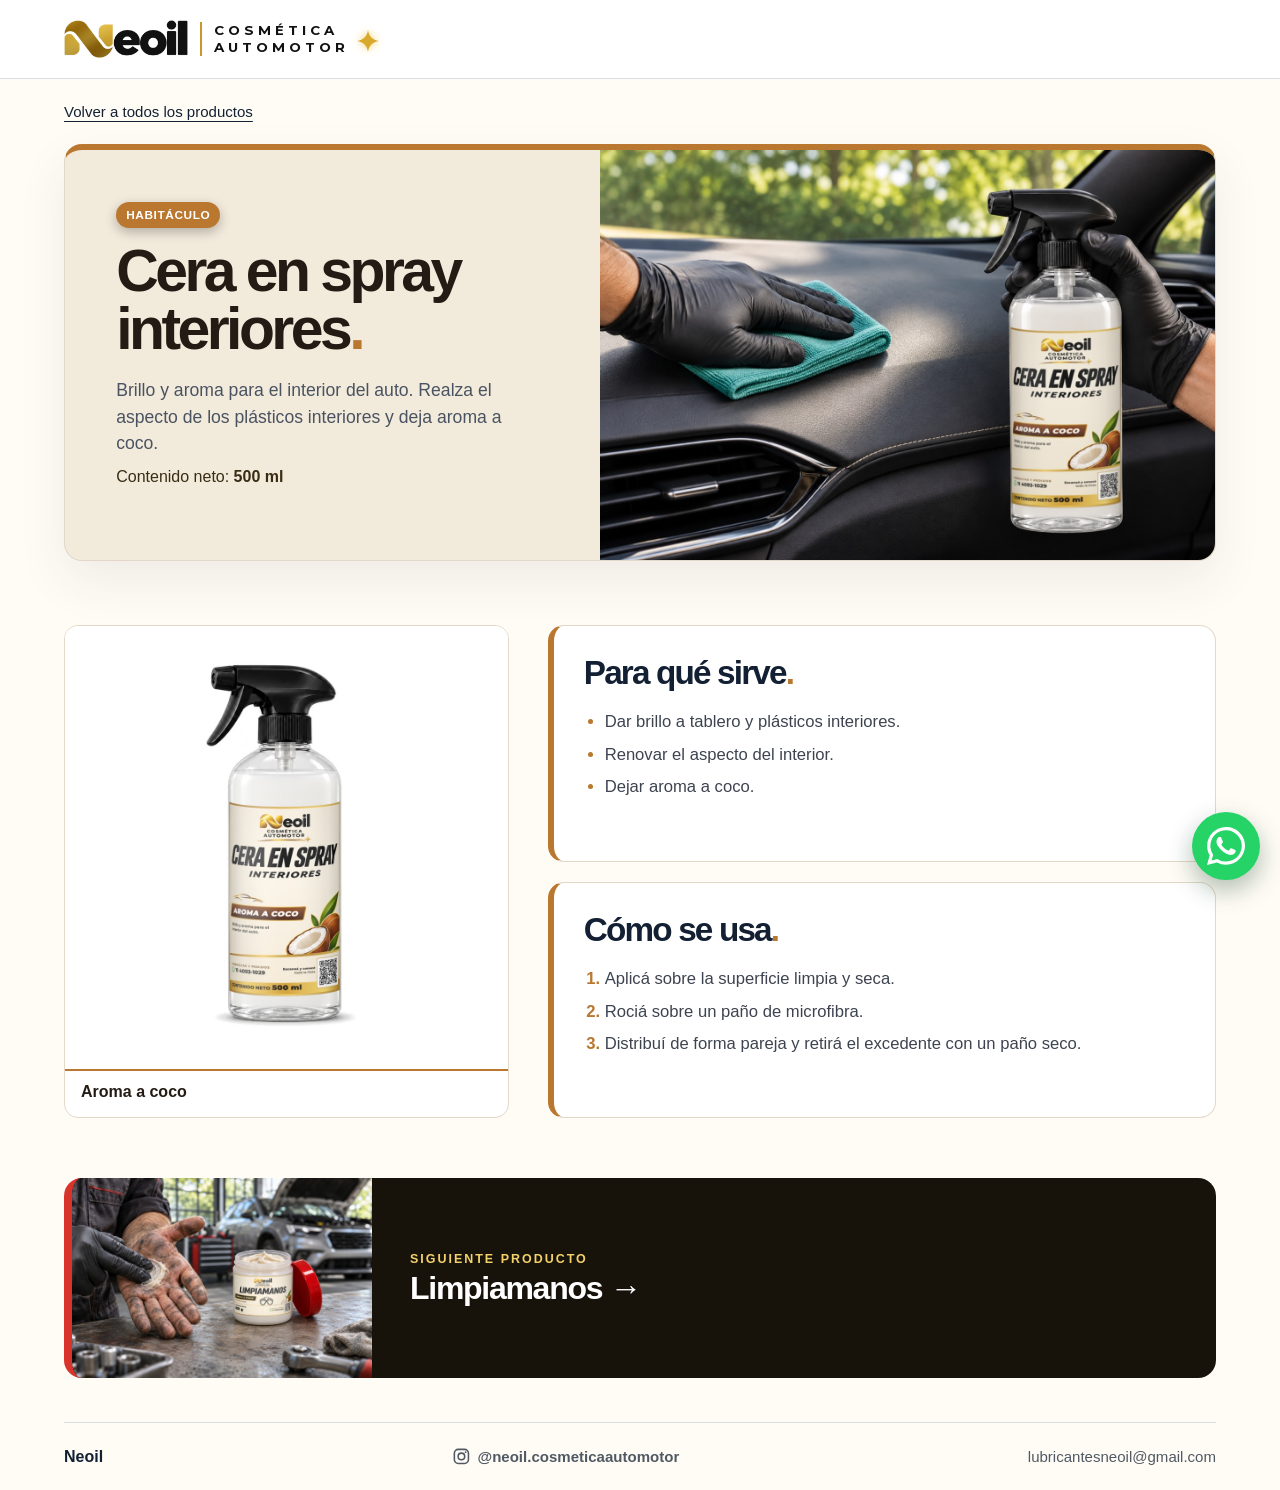
<file: producto-cera-en-spray.html>
<!doctype html>
<html lang="es-AR">
<head>
<meta charset="utf-8">
<meta name="viewport" content="width=device-width,initial-scale=1">
<link rel="icon" href="lineas/icono-cosmetica.png">
<link rel="apple-touch-icon" href="lineas/icono-cosmetica.png">
<meta property="og:type" content="website">
<meta property="og:site_name" content="Neoil Cosmética Automotor">
<meta property="og:title" content="Cera en spray interiores | Neoil Cosmética Automotor">
<meta property="og:description" content="Brillo y aroma para el interior del auto. Realza el aspecto de los plásticos interiores y deja aroma a coco.">
<meta property="og:url" content="https://lubricantesneoil.com/producto-cera-en-spray">
<meta property="og:image" content="https://lubricantesneoil.com/lineas/fotos/u-cera-en-spray-interiores.jpg">
<meta property="og:image:width" content="1400">
<meta property="og:image:height" content="933">
<meta name="twitter:card" content="summary_large_image">
<link rel="stylesheet" href="lineas/estilo.css?v=8">
<title>Cera en spray interiores | Neoil Cosmética Automotor</title>
<meta name="description" content="Brillo y aroma para el interior del auto. Realza el aspecto de los plásticos interiores y deja aroma a coco.">
</head><body class="auto"><header class="top"><div class="wrap bar"><a href="./" class="brandlock" aria-label="Neoil Cosmética Automotor, elegir línea"><img class="wordmark" src="lineas/neoil-oro.png" alt="Neoil" width="900" height="275"><span class="brandsub" aria-hidden="true">Cosmética<br>Automotor</span><svg class="star" viewBox="0 0 24 24" aria-hidden="true"><path d="M12 0c1 7 5 11 12 12-7 1-11 5-12 12-1-7-5-11-12-12 7-1 11-5 12-12z"/></svg></a></div></header>
<main class="wrap" style="--c:#b9772f">
<a class="back" href="cosmetica-automotor#productos">Volver a todos los productos</a>
<section class="phero reveal"><div class="ptext"><span class="chip static">Habitáculo</span><h1>Cera en spray interiores<span>.</span></h1><p class="lead">Brillo y aroma para el interior del auto. Realza el aspecto de los plásticos interiores y deja aroma a coco.</p>
<p class="pcont">Contenido neto: <b>500 ml</b><span id="aroma" class="aromatag"></span></p>
</div>
<figure class="puse"><img id="useimg" src="lineas/fotos/u-cera-en-spray-interiores.jpg" alt="Cera en spray interiores en uso"></figure></section>
<section class="pduo reveal"><div class="variants one"><figure class="variant"><img src="lineas/fotos/p-cera-en-spray-interiores.jpg" alt="Cera en spray interiores · Aroma a coco" loading="lazy"><figcaption>Aroma a coco</figcaption></figure></div><div class="pinfo col"><div><h2>Para qué sirve<span>.</span></h2><ul><li>Dar brillo a tablero y plásticos interiores.</li><li>Renovar el aspecto del interior.</li><li>Dejar aroma a coco.</li></ul></div><div><h2>Cómo se usa<span>.</span></h2><ol><li>Aplicá sobre la superficie limpia y seca.</li><li>Rociá sobre un paño de microfibra.</li><li>Distribuí de forma pareja y retirá el excedente con un paño seco.</li></ol></div></div></section>
<a class="nextcard reveal" style="--c:#d9342b" href="producto-limpiamanos"><img src="lineas/fotos/u-limpiamanos.jpg" alt="" loading="lazy"><span><small>Siguiente producto</small><b>Limpiamanos →</b></span></a>
<a class="wafloat" href="https://wa.me/5491140931029?text=Hola%2C%20quiero%20consultar%20por%20Cera%20en%20spray%20interiores%20de%20Neoil%20Cosm%C3%A9tica%20Automotor." target="_blank" rel="noopener" aria-label="Consultar por WhatsApp"><svg class="wa" viewBox="0 0 24 24" aria-hidden="true"><path fill="currentColor" d="M20.52 3.48A11.85 11.85 0 0 0 12.04 0C5.46 0 .1 5.35.1 11.94c0 2.1.55 4.16 1.6 5.97L0 24l6.25-1.64a11.94 11.94 0 0 0 5.79 1.48h.01C18.63 23.84 24 18.49 24 11.9c0-3.19-1.24-6.18-3.48-8.42zM12.04 21.83a9.9 9.9 0 0 1-5.05-1.38l-.36-.21-3.71.97.99-3.61-.24-.38a9.91 9.91 0 1 1 8.37 4.61zm5.44-7.42c-.3-.15-1.76-.87-2.03-.97-.28-.1-.48-.15-.68.15-.2.3-.77.97-.94 1.17-.17.2-.35.22-.65.07-.3-.15-1.26-.46-2.4-1.49-.89-.79-1.49-1.77-1.66-2.07-.17-.3-.02-.46.13-.61.13-.13.3-.35.45-.52.15-.18.2-.3.3-.5.1-.2.05-.37-.03-.52-.07-.15-.67-1.62-.92-2.22-.24-.58-.49-.5-.67-.51h-.57c-.2 0-.52.07-.79.37-.27.3-1.04 1.02-1.04 2.49s1.07 2.89 1.22 3.09c.15.2 2.1 3.2 5.09 4.49.71.3 1.27.49 1.7.63.71.22 1.36.19 1.87.12.57-.09 1.76-.72 2.01-1.42.25-.7.25-1.3.17-1.42-.07-.12-.27-.2-.57-.34z"/></svg><span>Escribinos</span></a>
</main><script src="lineas/cosmetica.js?v=7" defer></script><footer class="wrap bottom"><span>Neoil</span><a class="igfoot" href="https://www.instagram.com/neoil.cosmeticaautomotor/" target="_blank" rel="noopener"><svg class="ig" viewBox="0 0 24 24" aria-hidden="true" fill="none" stroke="currentColor" stroke-width="2"><rect x="3" y="3" width="18" height="18" rx="5"/><circle cx="12" cy="12" r="4.2"/><circle cx="17.4" cy="6.6" r="1.2" fill="currentColor" stroke="none"/></svg>@neoil.cosmeticaautomotor</a><a href="mailto:lubricantesneoil@gmail.com">lubricantesneoil@gmail.com</a></footer></body></html>
</file>
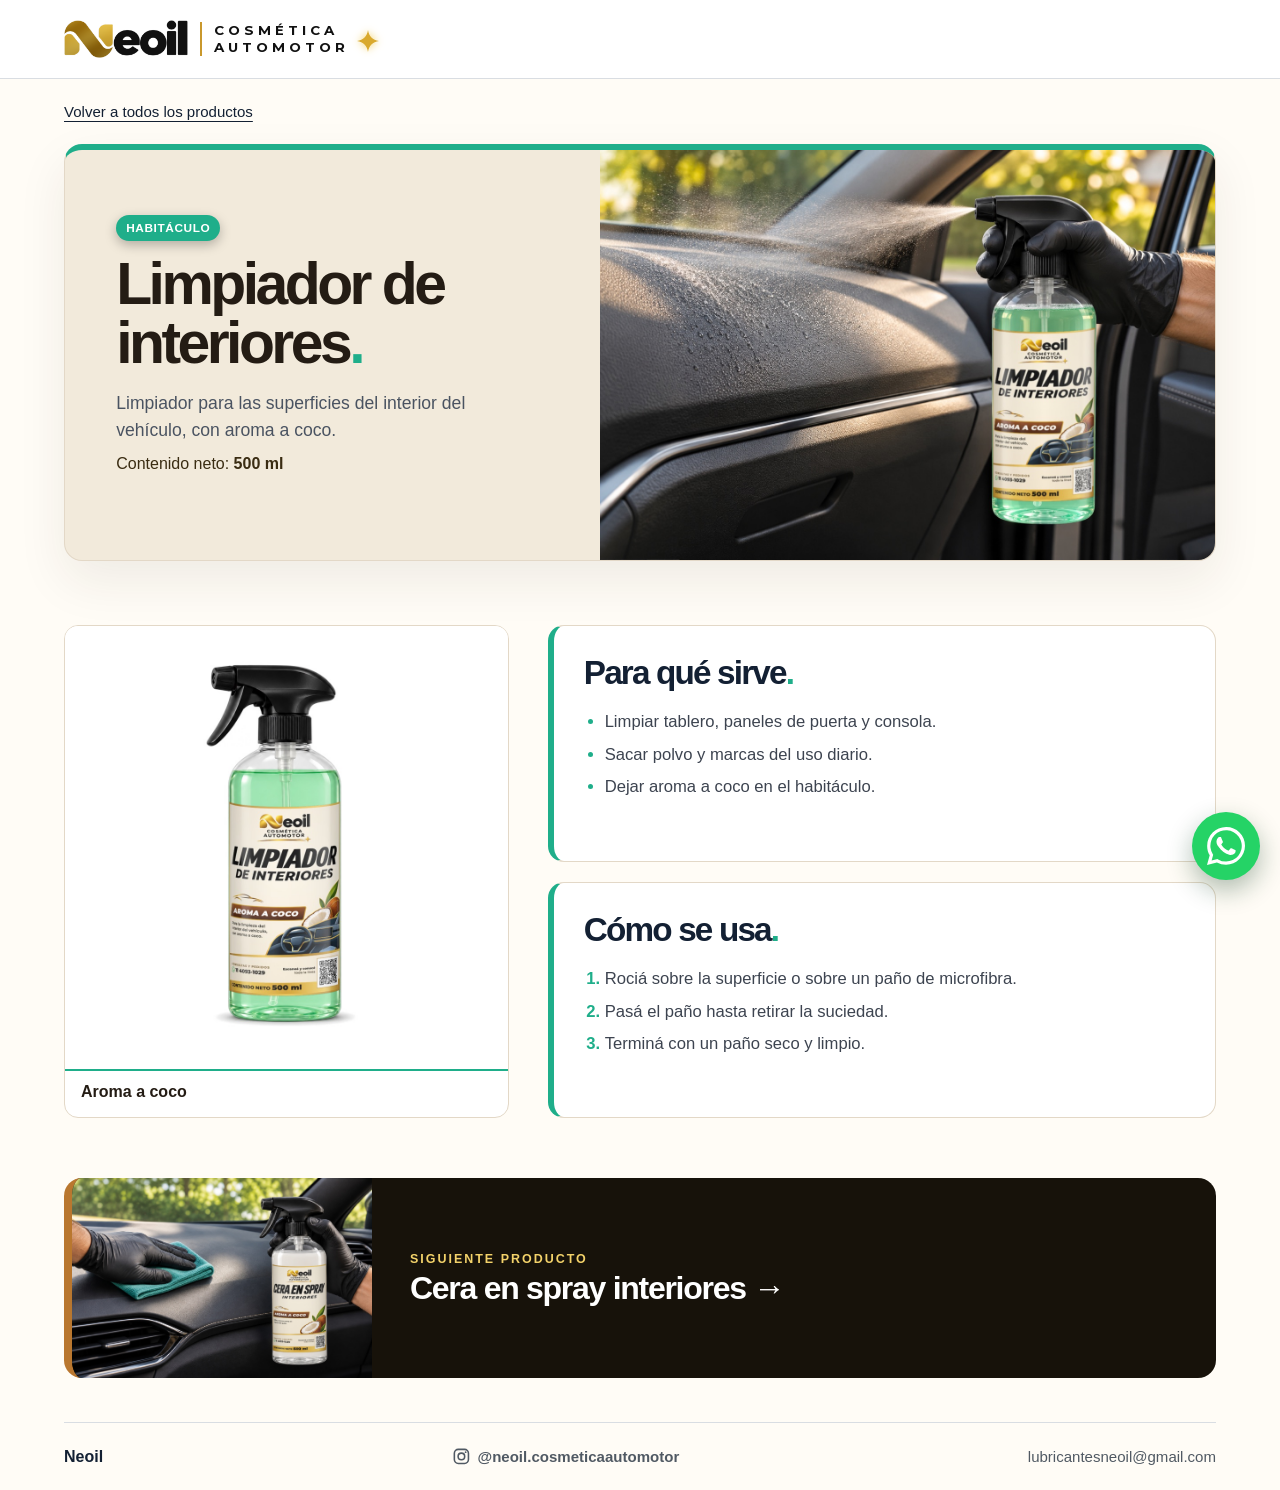
<file: producto-limpiador-de-interiores.html>
<!doctype html>
<html lang="es-AR">
<head>
<meta charset="utf-8">
<meta name="viewport" content="width=device-width,initial-scale=1">
<link rel="icon" href="lineas/icono-cosmetica.png">
<link rel="apple-touch-icon" href="lineas/icono-cosmetica.png">
<meta property="og:type" content="website">
<meta property="og:site_name" content="Neoil Cosmética Automotor">
<meta property="og:title" content="Limpiador de interiores | Neoil Cosmética Automotor">
<meta property="og:description" content="Limpiador para las superficies del interior del vehículo, con aroma a coco.">
<meta property="og:url" content="https://lubricantesneoil.com/producto-limpiador-de-interiores">
<meta property="og:image" content="https://lubricantesneoil.com/lineas/fotos/u-limpiador-de-interiores.jpg">
<meta property="og:image:width" content="1400">
<meta property="og:image:height" content="933">
<meta name="twitter:card" content="summary_large_image">
<link rel="stylesheet" href="lineas/estilo.css?v=8">
<title>Limpiador de interiores | Neoil Cosmética Automotor</title>
<meta name="description" content="Limpiador para las superficies del interior del vehículo, con aroma a coco.">
</head><body class="auto"><header class="top"><div class="wrap bar"><a href="./" class="brandlock" aria-label="Neoil Cosmética Automotor, elegir línea"><img class="wordmark" src="lineas/neoil-oro.png" alt="Neoil" width="900" height="275"><span class="brandsub" aria-hidden="true">Cosmética<br>Automotor</span><svg class="star" viewBox="0 0 24 24" aria-hidden="true"><path d="M12 0c1 7 5 11 12 12-7 1-11 5-12 12-1-7-5-11-12-12 7-1 11-5 12-12z"/></svg></a></div></header>
<main class="wrap" style="--c:#1fae8a">
<a class="back" href="cosmetica-automotor#productos">Volver a todos los productos</a>
<section class="phero reveal"><div class="ptext"><span class="chip static">Habitáculo</span><h1>Limpiador de interiores<span>.</span></h1><p class="lead">Limpiador para las superficies del interior del vehículo, con aroma a coco.</p>
<p class="pcont">Contenido neto: <b>500 ml</b><span id="aroma" class="aromatag"></span></p>
</div>
<figure class="puse"><img id="useimg" src="lineas/fotos/u-limpiador-de-interiores.jpg" alt="Limpiador de interiores en uso"></figure></section>
<section class="pduo reveal"><div class="variants one"><figure class="variant"><img src="lineas/fotos/p-limpiador-de-interiores.jpg" alt="Limpiador de interiores · Aroma a coco" loading="lazy"><figcaption>Aroma a coco</figcaption></figure></div><div class="pinfo col"><div><h2>Para qué sirve<span>.</span></h2><ul><li>Limpiar tablero, paneles de puerta y consola.</li><li>Sacar polvo y marcas del uso diario.</li><li>Dejar aroma a coco en el habitáculo.</li></ul></div><div><h2>Cómo se usa<span>.</span></h2><ol><li>Rociá sobre la superficie o sobre un paño de microfibra.</li><li>Pasá el paño hasta retirar la suciedad.</li><li>Terminá con un paño seco y limpio.</li></ol></div></div></section>
<a class="nextcard reveal" style="--c:#b9772f" href="producto-cera-en-spray"><img src="lineas/fotos/u-cera-en-spray-interiores.jpg" alt="" loading="lazy"><span><small>Siguiente producto</small><b>Cera en spray interiores →</b></span></a>
<a class="wafloat" href="https://wa.me/5491140931029?text=Hola%2C%20quiero%20consultar%20por%20Limpiador%20de%20interiores%20de%20Neoil%20Cosm%C3%A9tica%20Automotor." target="_blank" rel="noopener" aria-label="Consultar por WhatsApp"><svg class="wa" viewBox="0 0 24 24" aria-hidden="true"><path fill="currentColor" d="M20.52 3.48A11.85 11.85 0 0 0 12.04 0C5.46 0 .1 5.35.1 11.94c0 2.1.55 4.16 1.6 5.97L0 24l6.25-1.64a11.94 11.94 0 0 0 5.79 1.48h.01C18.63 23.84 24 18.49 24 11.9c0-3.19-1.24-6.18-3.48-8.42zM12.04 21.83a9.9 9.9 0 0 1-5.05-1.38l-.36-.21-3.71.97.99-3.61-.24-.38a9.91 9.91 0 1 1 8.37 4.61zm5.44-7.42c-.3-.15-1.76-.87-2.03-.97-.28-.1-.48-.15-.68.15-.2.3-.77.97-.94 1.17-.17.2-.35.22-.65.07-.3-.15-1.26-.46-2.4-1.49-.89-.79-1.49-1.77-1.66-2.07-.17-.3-.02-.46.13-.61.13-.13.3-.35.45-.52.15-.18.2-.3.3-.5.1-.2.05-.37-.03-.52-.07-.15-.67-1.62-.92-2.22-.24-.58-.49-.5-.67-.51h-.57c-.2 0-.52.07-.79.37-.27.3-1.04 1.02-1.04 2.49s1.07 2.89 1.22 3.09c.15.2 2.1 3.2 5.09 4.49.71.3 1.27.49 1.7.63.71.22 1.36.19 1.87.12.57-.09 1.76-.72 2.01-1.42.25-.7.25-1.3.17-1.42-.07-.12-.27-.2-.57-.34z"/></svg><span>Escribinos</span></a>
</main><script src="lineas/cosmetica.js?v=7" defer></script><footer class="wrap bottom"><span>Neoil</span><a class="igfoot" href="https://www.instagram.com/neoil.cosmeticaautomotor/" target="_blank" rel="noopener"><svg class="ig" viewBox="0 0 24 24" aria-hidden="true" fill="none" stroke="currentColor" stroke-width="2"><rect x="3" y="3" width="18" height="18" rx="5"/><circle cx="12" cy="12" r="4.2"/><circle cx="17.4" cy="6.6" r="1.2" fill="currentColor" stroke="none"/></svg>@neoil.cosmeticaautomotor</a><a href="mailto:lubricantesneoil@gmail.com">lubricantesneoil@gmail.com</a></footer></body></html>
</file>
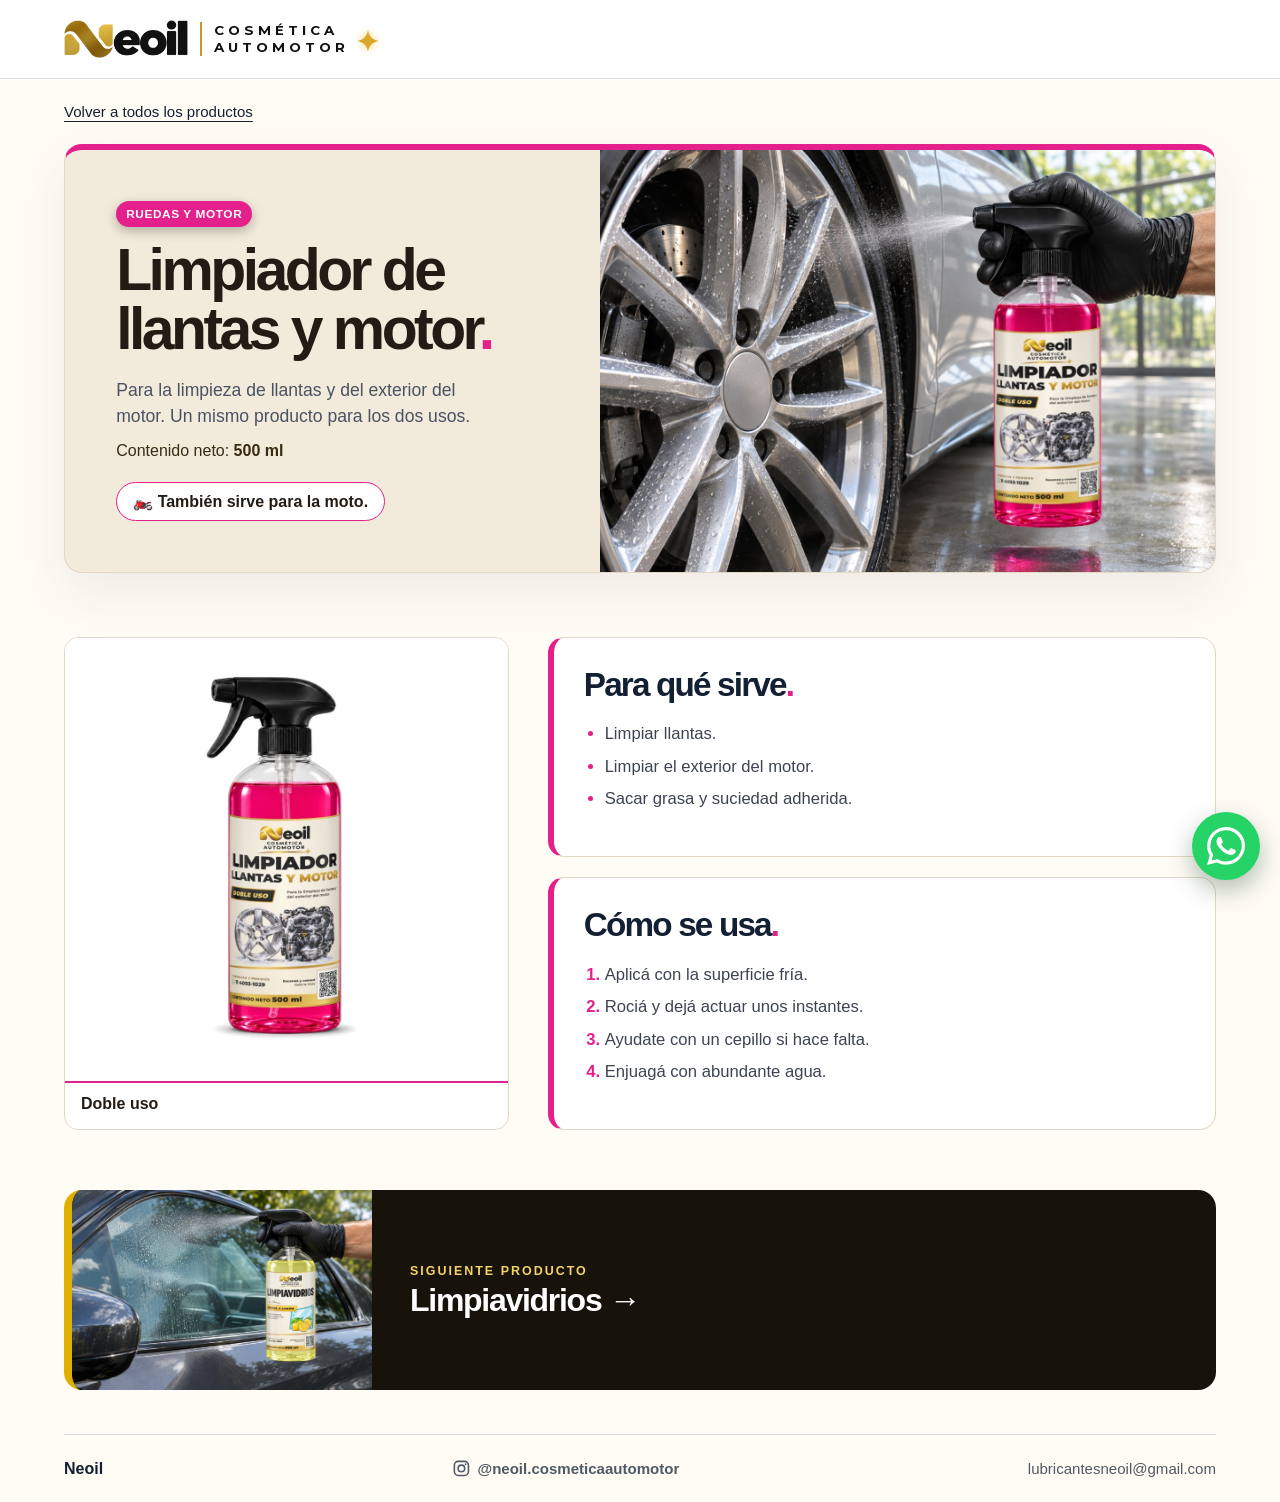
<file: producto-limpiador-de-llantas-y-motor.html>
<!doctype html>
<html lang="es-AR">
<head>
<meta charset="utf-8">
<meta name="viewport" content="width=device-width,initial-scale=1">
<link rel="icon" href="lineas/icono-cosmetica.png">
<link rel="apple-touch-icon" href="lineas/icono-cosmetica.png">
<meta property="og:type" content="website">
<meta property="og:site_name" content="Neoil Cosmética Automotor">
<meta property="og:title" content="Limpiador de llantas y motor | Neoil Cosmética Automotor">
<meta property="og:description" content="Para la limpieza de llantas y del exterior del motor. Un mismo producto para los dos usos.">
<meta property="og:url" content="https://lubricantesneoil.com/producto-limpiador-de-llantas-y-motor">
<meta property="og:image" content="https://lubricantesneoil.com/lineas/fotos/u-limpiador-de-llantas-y-motor.jpg">
<meta property="og:image:width" content="1400">
<meta property="og:image:height" content="933">
<meta name="twitter:card" content="summary_large_image">
<link rel="stylesheet" href="lineas/estilo.css?v=8">
<title>Limpiador de llantas y motor | Neoil Cosmética Automotor</title>
<meta name="description" content="Para la limpieza de llantas y del exterior del motor. Un mismo producto para los dos usos.">
</head><body class="auto"><header class="top"><div class="wrap bar"><a href="./" class="brandlock" aria-label="Neoil Cosmética Automotor, elegir línea"><img class="wordmark" src="lineas/neoil-oro.png" alt="Neoil" width="900" height="275"><span class="brandsub" aria-hidden="true">Cosmética<br>Automotor</span><svg class="star" viewBox="0 0 24 24" aria-hidden="true"><path d="M12 0c1 7 5 11 12 12-7 1-11 5-12 12-1-7-5-11-12-12 7-1 11-5 12-12z"/></svg></a></div></header>
<main class="wrap" style="--c:#e3208c">
<a class="back" href="cosmetica-automotor#productos">Volver a todos los productos</a>
<section class="phero reveal"><div class="ptext"><span class="chip static">Ruedas y motor</span><h1>Limpiador de llantas y motor<span>.</span></h1><p class="lead">Para la limpieza de llantas y del exterior del motor. Un mismo producto para los dos usos.</p>
<p class="pcont">Contenido neto: <b>500 ml</b><span id="aroma" class="aromatag"></span></p>
<p class="motonote">🏍️ También sirve para la moto.</p></div>
<figure class="puse"><img id="useimg" src="lineas/fotos/u-limpiador-de-llantas-y-motor.jpg" alt="Limpiador de llantas y motor en uso"></figure></section>
<section class="pduo reveal"><div class="variants one"><figure class="variant"><img src="lineas/fotos/p-limpiador-de-llantas-y-motor.jpg" alt="Limpiador de llantas y motor · Doble uso" loading="lazy"><figcaption>Doble uso</figcaption></figure></div><div class="pinfo col"><div><h2>Para qué sirve<span>.</span></h2><ul><li>Limpiar llantas.</li><li>Limpiar el exterior del motor.</li><li>Sacar grasa y suciedad adherida.</li></ul></div><div><h2>Cómo se usa<span>.</span></h2><ol><li>Aplicá con la superficie fría.</li><li>Rociá y dejá actuar unos instantes.</li><li>Ayudate con un cepillo si hace falta.</li><li>Enjuagá con abundante agua.</li></ol></div></div></section>
<a class="nextcard reveal" style="--c:#e0b000" href="producto-limpiavidrios"><img src="lineas/fotos/u-limpiavidrios.jpg" alt="" loading="lazy"><span><small>Siguiente producto</small><b>Limpiavidrios →</b></span></a>
<a class="wafloat" href="https://wa.me/5491140931029?text=Hola%2C%20quiero%20consultar%20por%20Limpiador%20de%20llantas%20y%20motor%20de%20Neoil%20Cosm%C3%A9tica%20Automotor." target="_blank" rel="noopener" aria-label="Consultar por WhatsApp"><svg class="wa" viewBox="0 0 24 24" aria-hidden="true"><path fill="currentColor" d="M20.52 3.48A11.85 11.85 0 0 0 12.04 0C5.46 0 .1 5.35.1 11.94c0 2.1.55 4.16 1.6 5.97L0 24l6.25-1.64a11.94 11.94 0 0 0 5.79 1.48h.01C18.63 23.84 24 18.49 24 11.9c0-3.19-1.24-6.18-3.48-8.42zM12.04 21.83a9.9 9.9 0 0 1-5.05-1.38l-.36-.21-3.71.97.99-3.61-.24-.38a9.91 9.91 0 1 1 8.37 4.61zm5.44-7.42c-.3-.15-1.76-.87-2.03-.97-.28-.1-.48-.15-.68.15-.2.3-.77.97-.94 1.17-.17.2-.35.22-.65.07-.3-.15-1.26-.46-2.4-1.49-.89-.79-1.49-1.77-1.66-2.07-.17-.3-.02-.46.13-.61.13-.13.3-.35.45-.52.15-.18.2-.3.3-.5.1-.2.05-.37-.03-.52-.07-.15-.67-1.62-.92-2.22-.24-.58-.49-.5-.67-.51h-.57c-.2 0-.52.07-.79.37-.27.3-1.04 1.02-1.04 2.49s1.07 2.89 1.22 3.09c.15.2 2.1 3.2 5.09 4.49.71.3 1.27.49 1.7.63.71.22 1.36.19 1.87.12.57-.09 1.76-.72 2.01-1.42.25-.7.25-1.3.17-1.42-.07-.12-.27-.2-.57-.34z"/></svg><span>Escribinos</span></a>
</main><script src="lineas/cosmetica.js?v=7" defer></script><footer class="wrap bottom"><span>Neoil</span><a class="igfoot" href="https://www.instagram.com/neoil.cosmeticaautomotor/" target="_blank" rel="noopener"><svg class="ig" viewBox="0 0 24 24" aria-hidden="true" fill="none" stroke="currentColor" stroke-width="2"><rect x="3" y="3" width="18" height="18" rx="5"/><circle cx="12" cy="12" r="4.2"/><circle cx="17.4" cy="6.6" r="1.2" fill="currentColor" stroke="none"/></svg>@neoil.cosmeticaautomotor</a><a href="mailto:lubricantesneoil@gmail.com">lubricantesneoil@gmail.com</a></footer></body></html>
</file>
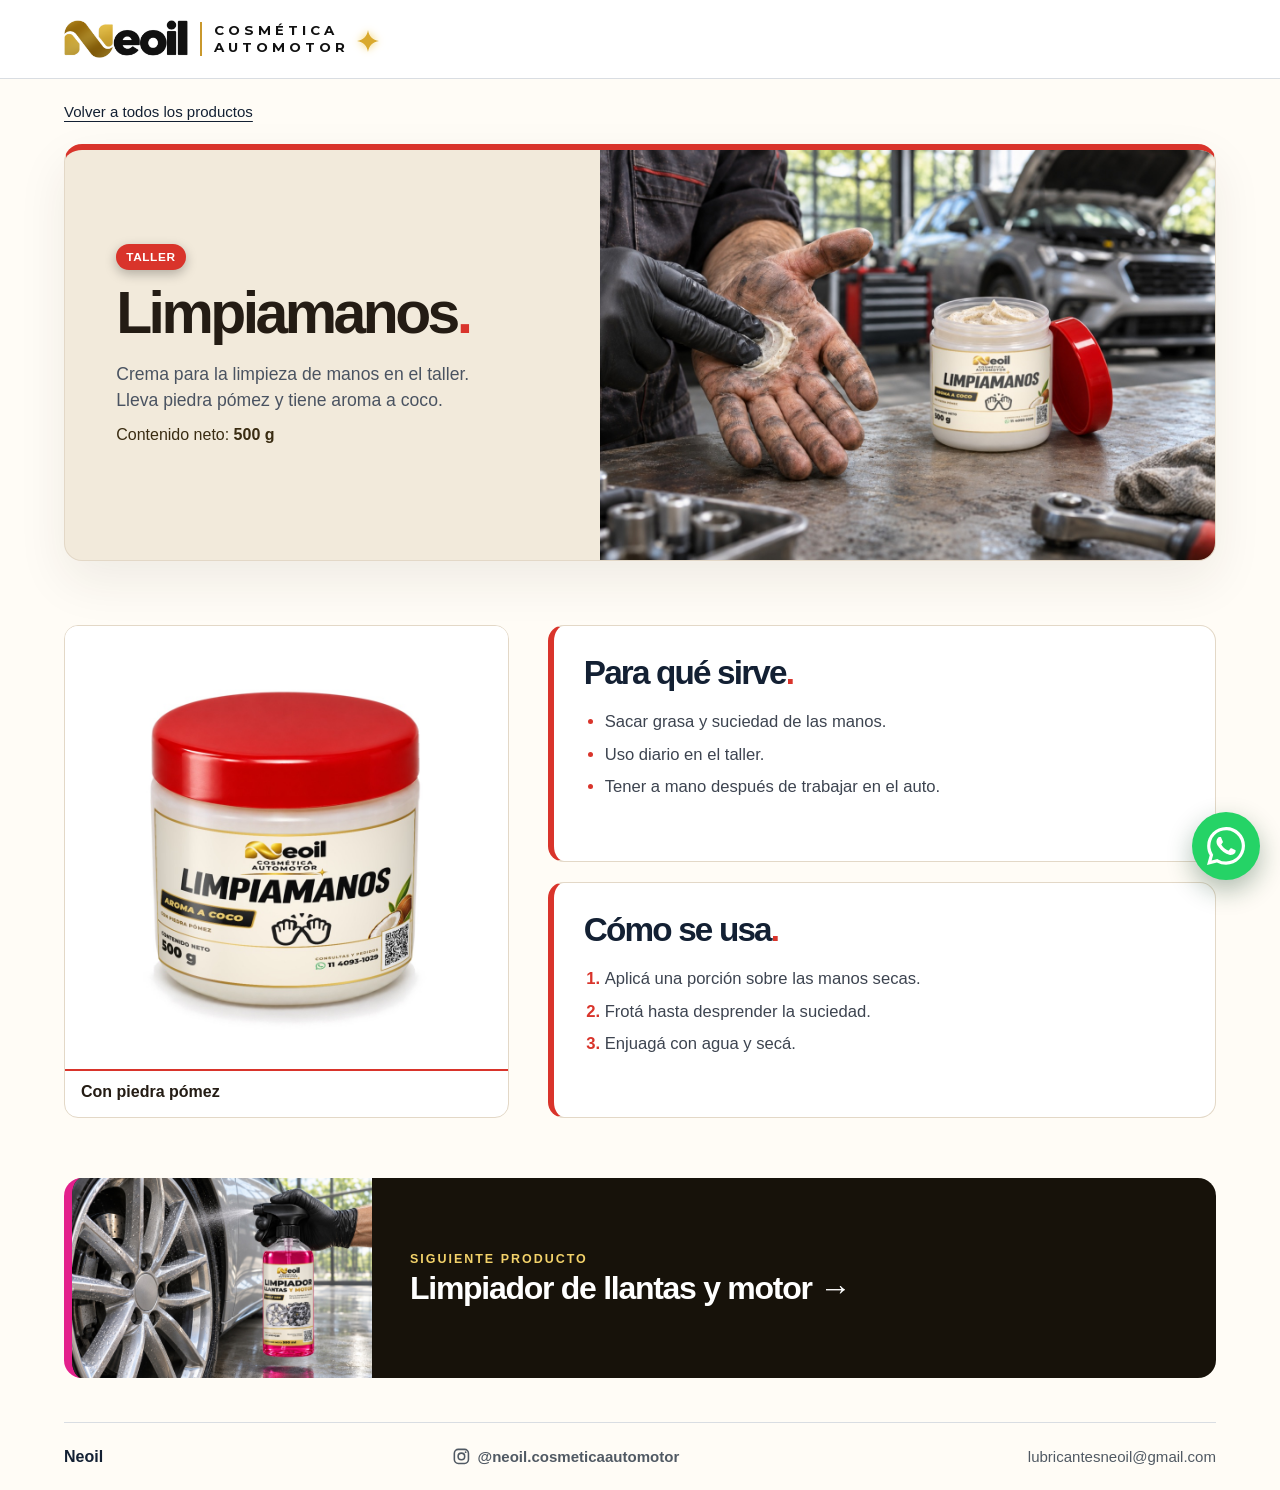
<file: producto-limpiamanos.html>
<!doctype html>
<html lang="es-AR">
<head>
<meta charset="utf-8">
<meta name="viewport" content="width=device-width,initial-scale=1">
<link rel="icon" href="lineas/icono-cosmetica.png">
<link rel="apple-touch-icon" href="lineas/icono-cosmetica.png">
<meta property="og:type" content="website">
<meta property="og:site_name" content="Neoil Cosmética Automotor">
<meta property="og:title" content="Limpiamanos | Neoil Cosmética Automotor">
<meta property="og:description" content="Crema para la limpieza de manos en el taller. Lleva piedra pómez y tiene aroma a coco.">
<meta property="og:url" content="https://lubricantesneoil.com/producto-limpiamanos">
<meta property="og:image" content="https://lubricantesneoil.com/lineas/fotos/u-limpiamanos.jpg">
<meta property="og:image:width" content="1400">
<meta property="og:image:height" content="933">
<meta name="twitter:card" content="summary_large_image">
<link rel="stylesheet" href="lineas/estilo.css?v=8">
<title>Limpiamanos | Neoil Cosmética Automotor</title>
<meta name="description" content="Crema para la limpieza de manos en el taller. Lleva piedra pómez y tiene aroma a coco.">
</head><body class="auto"><header class="top"><div class="wrap bar"><a href="./" class="brandlock" aria-label="Neoil Cosmética Automotor, elegir línea"><img class="wordmark" src="lineas/neoil-oro.png" alt="Neoil" width="900" height="275"><span class="brandsub" aria-hidden="true">Cosmética<br>Automotor</span><svg class="star" viewBox="0 0 24 24" aria-hidden="true"><path d="M12 0c1 7 5 11 12 12-7 1-11 5-12 12-1-7-5-11-12-12 7-1 11-5 12-12z"/></svg></a></div></header>
<main class="wrap" style="--c:#d9342b">
<a class="back" href="cosmetica-automotor#productos">Volver a todos los productos</a>
<section class="phero reveal"><div class="ptext"><span class="chip static">Taller</span><h1>Limpiamanos<span>.</span></h1><p class="lead">Crema para la limpieza de manos en el taller. Lleva piedra pómez y tiene aroma a coco.</p>
<p class="pcont">Contenido neto: <b>500 g</b><span id="aroma" class="aromatag"></span></p>
</div>
<figure class="puse"><img id="useimg" src="lineas/fotos/u-limpiamanos.jpg" alt="Limpiamanos en uso"></figure></section>
<section class="pduo reveal"><div class="variants one"><figure class="variant"><img src="lineas/fotos/p-limpiamanos.jpg" alt="Limpiamanos · Con piedra pómez" loading="lazy"><figcaption>Con piedra pómez</figcaption></figure></div><div class="pinfo col"><div><h2>Para qué sirve<span>.</span></h2><ul><li>Sacar grasa y suciedad de las manos.</li><li>Uso diario en el taller.</li><li>Tener a mano después de trabajar en el auto.</li></ul></div><div><h2>Cómo se usa<span>.</span></h2><ol><li>Aplicá una porción sobre las manos secas.</li><li>Frotá hasta desprender la suciedad.</li><li>Enjuagá con agua y secá.</li></ol></div></div></section>
<a class="nextcard reveal" style="--c:#e3208c" href="producto-limpiador-de-llantas-y-motor"><img src="lineas/fotos/u-limpiador-de-llantas-y-motor.jpg" alt="" loading="lazy"><span><small>Siguiente producto</small><b>Limpiador de llantas y motor →</b></span></a>
<a class="wafloat" href="https://wa.me/5491140931029?text=Hola%2C%20quiero%20consultar%20por%20Limpiamanos%20de%20Neoil%20Cosm%C3%A9tica%20Automotor." target="_blank" rel="noopener" aria-label="Consultar por WhatsApp"><svg class="wa" viewBox="0 0 24 24" aria-hidden="true"><path fill="currentColor" d="M20.52 3.48A11.85 11.85 0 0 0 12.04 0C5.46 0 .1 5.35.1 11.94c0 2.1.55 4.16 1.6 5.97L0 24l6.25-1.64a11.94 11.94 0 0 0 5.79 1.48h.01C18.63 23.84 24 18.49 24 11.9c0-3.19-1.24-6.18-3.48-8.42zM12.04 21.83a9.9 9.9 0 0 1-5.05-1.38l-.36-.21-3.71.97.99-3.61-.24-.38a9.91 9.91 0 1 1 8.37 4.61zm5.44-7.42c-.3-.15-1.76-.87-2.03-.97-.28-.1-.48-.15-.68.15-.2.3-.77.97-.94 1.17-.17.2-.35.22-.65.07-.3-.15-1.26-.46-2.4-1.49-.89-.79-1.49-1.77-1.66-2.07-.17-.3-.02-.46.13-.61.13-.13.3-.35.45-.52.15-.18.2-.3.3-.5.1-.2.05-.37-.03-.52-.07-.15-.67-1.62-.92-2.22-.24-.58-.49-.5-.67-.51h-.57c-.2 0-.52.07-.79.37-.27.3-1.04 1.02-1.04 2.49s1.07 2.89 1.22 3.09c.15.2 2.1 3.2 5.09 4.49.71.3 1.27.49 1.7.63.71.22 1.36.19 1.87.12.57-.09 1.76-.72 2.01-1.42.25-.7.25-1.3.17-1.42-.07-.12-.27-.2-.57-.34z"/></svg><span>Escribinos</span></a>
</main><script src="lineas/cosmetica.js?v=7" defer></script><footer class="wrap bottom"><span>Neoil</span><a class="igfoot" href="https://www.instagram.com/neoil.cosmeticaautomotor/" target="_blank" rel="noopener"><svg class="ig" viewBox="0 0 24 24" aria-hidden="true" fill="none" stroke="currentColor" stroke-width="2"><rect x="3" y="3" width="18" height="18" rx="5"/><circle cx="12" cy="12" r="4.2"/><circle cx="17.4" cy="6.6" r="1.2" fill="currentColor" stroke="none"/></svg>@neoil.cosmeticaautomotor</a><a href="mailto:lubricantesneoil@gmail.com">lubricantesneoil@gmail.com</a></footer></body></html>
</file>
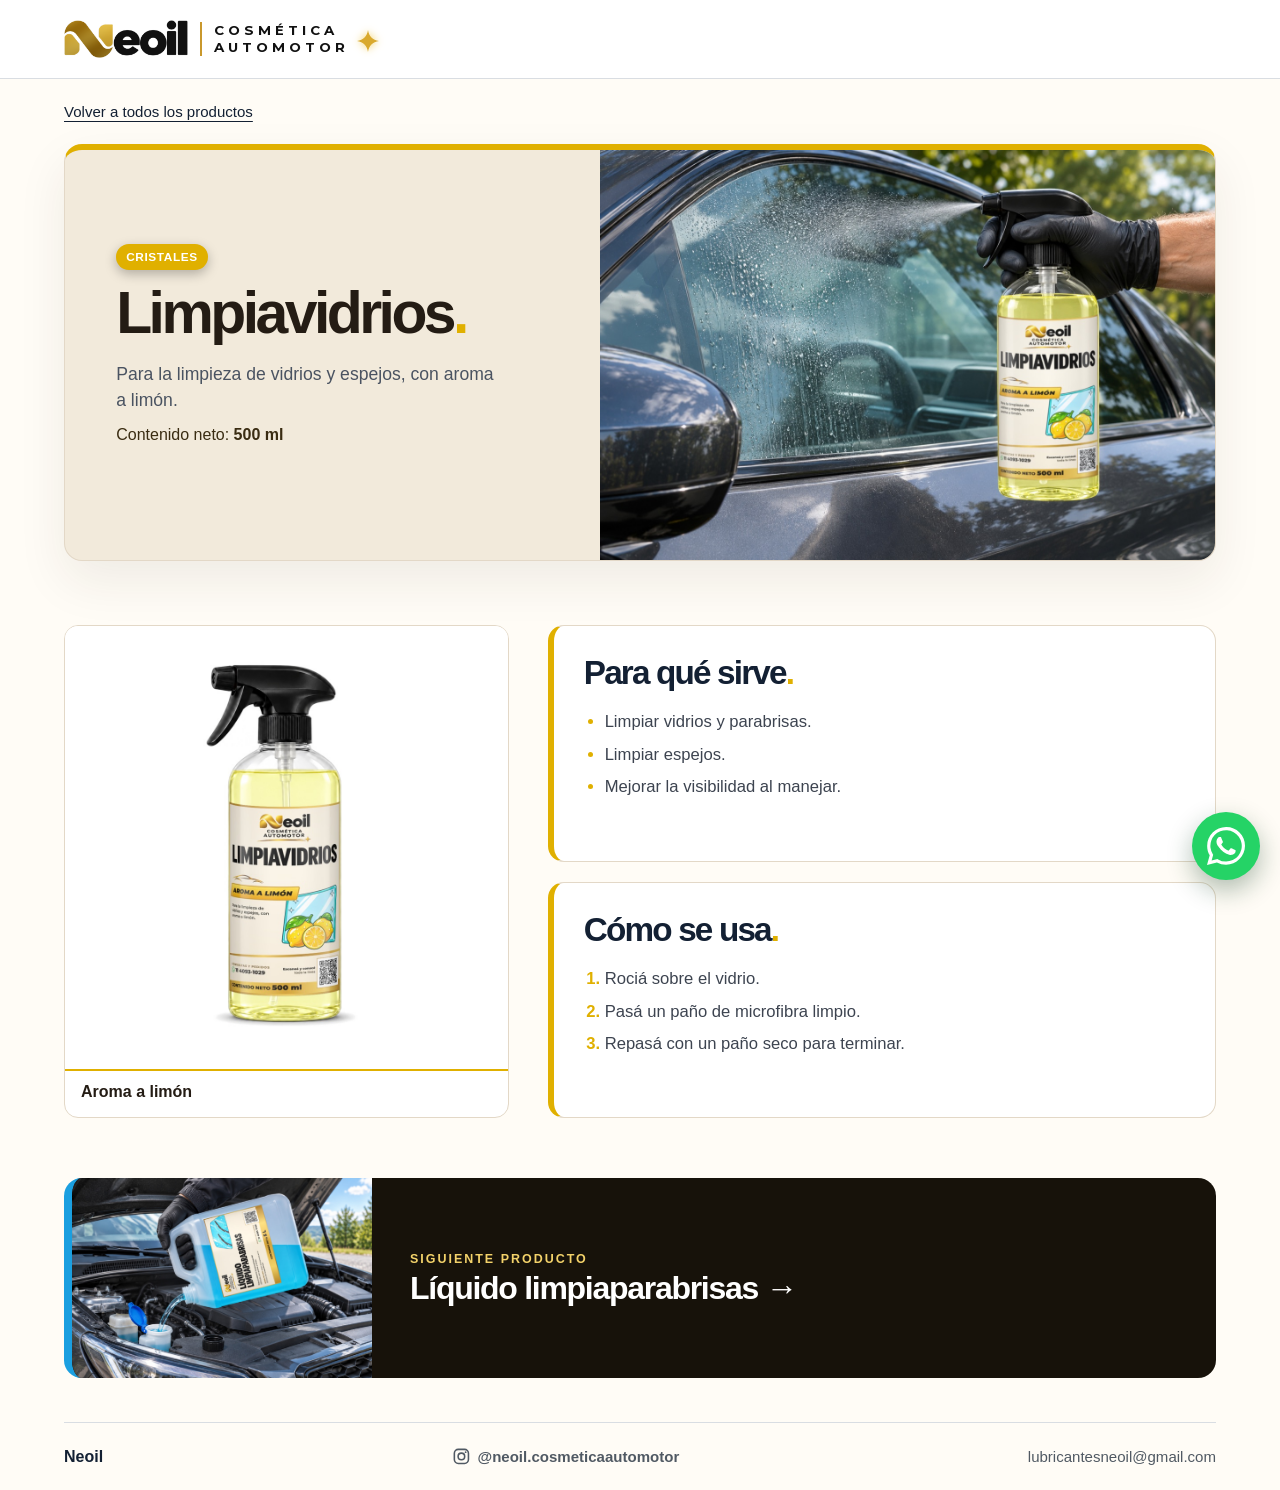
<file: producto-limpiavidrios.html>
<!doctype html>
<html lang="es-AR">
<head>
<meta charset="utf-8">
<meta name="viewport" content="width=device-width,initial-scale=1">
<link rel="icon" href="lineas/icono-cosmetica.png">
<link rel="apple-touch-icon" href="lineas/icono-cosmetica.png">
<meta property="og:type" content="website">
<meta property="og:site_name" content="Neoil Cosmética Automotor">
<meta property="og:title" content="Limpiavidrios | Neoil Cosmética Automotor">
<meta property="og:description" content="Para la limpieza de vidrios y espejos, con aroma a limón.">
<meta property="og:url" content="https://lubricantesneoil.com/producto-limpiavidrios">
<meta property="og:image" content="https://lubricantesneoil.com/lineas/fotos/u-limpiavidrios.jpg">
<meta property="og:image:width" content="1400">
<meta property="og:image:height" content="933">
<meta name="twitter:card" content="summary_large_image">
<link rel="stylesheet" href="lineas/estilo.css?v=8">
<title>Limpiavidrios | Neoil Cosmética Automotor</title>
<meta name="description" content="Para la limpieza de vidrios y espejos, con aroma a limón.">
</head><body class="auto"><header class="top"><div class="wrap bar"><a href="./" class="brandlock" aria-label="Neoil Cosmética Automotor, elegir línea"><img class="wordmark" src="lineas/neoil-oro.png" alt="Neoil" width="900" height="275"><span class="brandsub" aria-hidden="true">Cosmética<br>Automotor</span><svg class="star" viewBox="0 0 24 24" aria-hidden="true"><path d="M12 0c1 7 5 11 12 12-7 1-11 5-12 12-1-7-5-11-12-12 7-1 11-5 12-12z"/></svg></a></div></header>
<main class="wrap" style="--c:#e0b000">
<a class="back" href="cosmetica-automotor#productos">Volver a todos los productos</a>
<section class="phero reveal"><div class="ptext"><span class="chip static">Cristales</span><h1>Limpiavidrios<span>.</span></h1><p class="lead">Para la limpieza de vidrios y espejos, con aroma a limón.</p>
<p class="pcont">Contenido neto: <b>500 ml</b><span id="aroma" class="aromatag"></span></p>
</div>
<figure class="puse"><img id="useimg" src="lineas/fotos/u-limpiavidrios.jpg" alt="Limpiavidrios en uso"></figure></section>
<section class="pduo reveal"><div class="variants one"><figure class="variant"><img src="lineas/fotos/p-limpiavidrios.jpg" alt="Limpiavidrios · Aroma a limón" loading="lazy"><figcaption>Aroma a limón</figcaption></figure></div><div class="pinfo col"><div><h2>Para qué sirve<span>.</span></h2><ul><li>Limpiar vidrios y parabrisas.</li><li>Limpiar espejos.</li><li>Mejorar la visibilidad al manejar.</li></ul></div><div><h2>Cómo se usa<span>.</span></h2><ol><li>Rociá sobre el vidrio.</li><li>Pasá un paño de microfibra limpio.</li><li>Repasá con un paño seco para terminar.</li></ol></div></div></section>
<a class="nextcard reveal" style="--c:#1b9fe0" href="producto-liquido-limpiaparabrisas"><img src="lineas/fotos/u-liquido-limpiaparabrisas.jpg" alt="" loading="lazy"><span><small>Siguiente producto</small><b>Líquido limpiaparabrisas →</b></span></a>
<a class="wafloat" href="https://wa.me/5491140931029?text=Hola%2C%20quiero%20consultar%20por%20Limpiavidrios%20de%20Neoil%20Cosm%C3%A9tica%20Automotor." target="_blank" rel="noopener" aria-label="Consultar por WhatsApp"><svg class="wa" viewBox="0 0 24 24" aria-hidden="true"><path fill="currentColor" d="M20.52 3.48A11.85 11.85 0 0 0 12.04 0C5.46 0 .1 5.35.1 11.94c0 2.1.55 4.16 1.6 5.97L0 24l6.25-1.64a11.94 11.94 0 0 0 5.79 1.48h.01C18.63 23.84 24 18.49 24 11.9c0-3.19-1.24-6.18-3.48-8.42zM12.04 21.83a9.9 9.9 0 0 1-5.05-1.38l-.36-.21-3.71.97.99-3.61-.24-.38a9.91 9.91 0 1 1 8.37 4.61zm5.44-7.42c-.3-.15-1.76-.87-2.03-.97-.28-.1-.48-.15-.68.15-.2.3-.77.97-.94 1.17-.17.2-.35.22-.65.07-.3-.15-1.26-.46-2.4-1.49-.89-.79-1.49-1.77-1.66-2.07-.17-.3-.02-.46.13-.61.13-.13.3-.35.45-.52.15-.18.2-.3.3-.5.1-.2.05-.37-.03-.52-.07-.15-.67-1.62-.92-2.22-.24-.58-.49-.5-.67-.51h-.57c-.2 0-.52.07-.79.37-.27.3-1.04 1.02-1.04 2.49s1.07 2.89 1.22 3.09c.15.2 2.1 3.2 5.09 4.49.71.3 1.27.49 1.7.63.71.22 1.36.19 1.87.12.57-.09 1.76-.72 2.01-1.42.25-.7.25-1.3.17-1.42-.07-.12-.27-.2-.57-.34z"/></svg><span>Escribinos</span></a>
</main><script src="lineas/cosmetica.js?v=7" defer></script><footer class="wrap bottom"><span>Neoil</span><a class="igfoot" href="https://www.instagram.com/neoil.cosmeticaautomotor/" target="_blank" rel="noopener"><svg class="ig" viewBox="0 0 24 24" aria-hidden="true" fill="none" stroke="currentColor" stroke-width="2"><rect x="3" y="3" width="18" height="18" rx="5"/><circle cx="12" cy="12" r="4.2"/><circle cx="17.4" cy="6.6" r="1.2" fill="currentColor" stroke="none"/></svg>@neoil.cosmeticaautomotor</a><a href="mailto:lubricantesneoil@gmail.com">lubricantesneoil@gmail.com</a></footer></body></html>
</file>
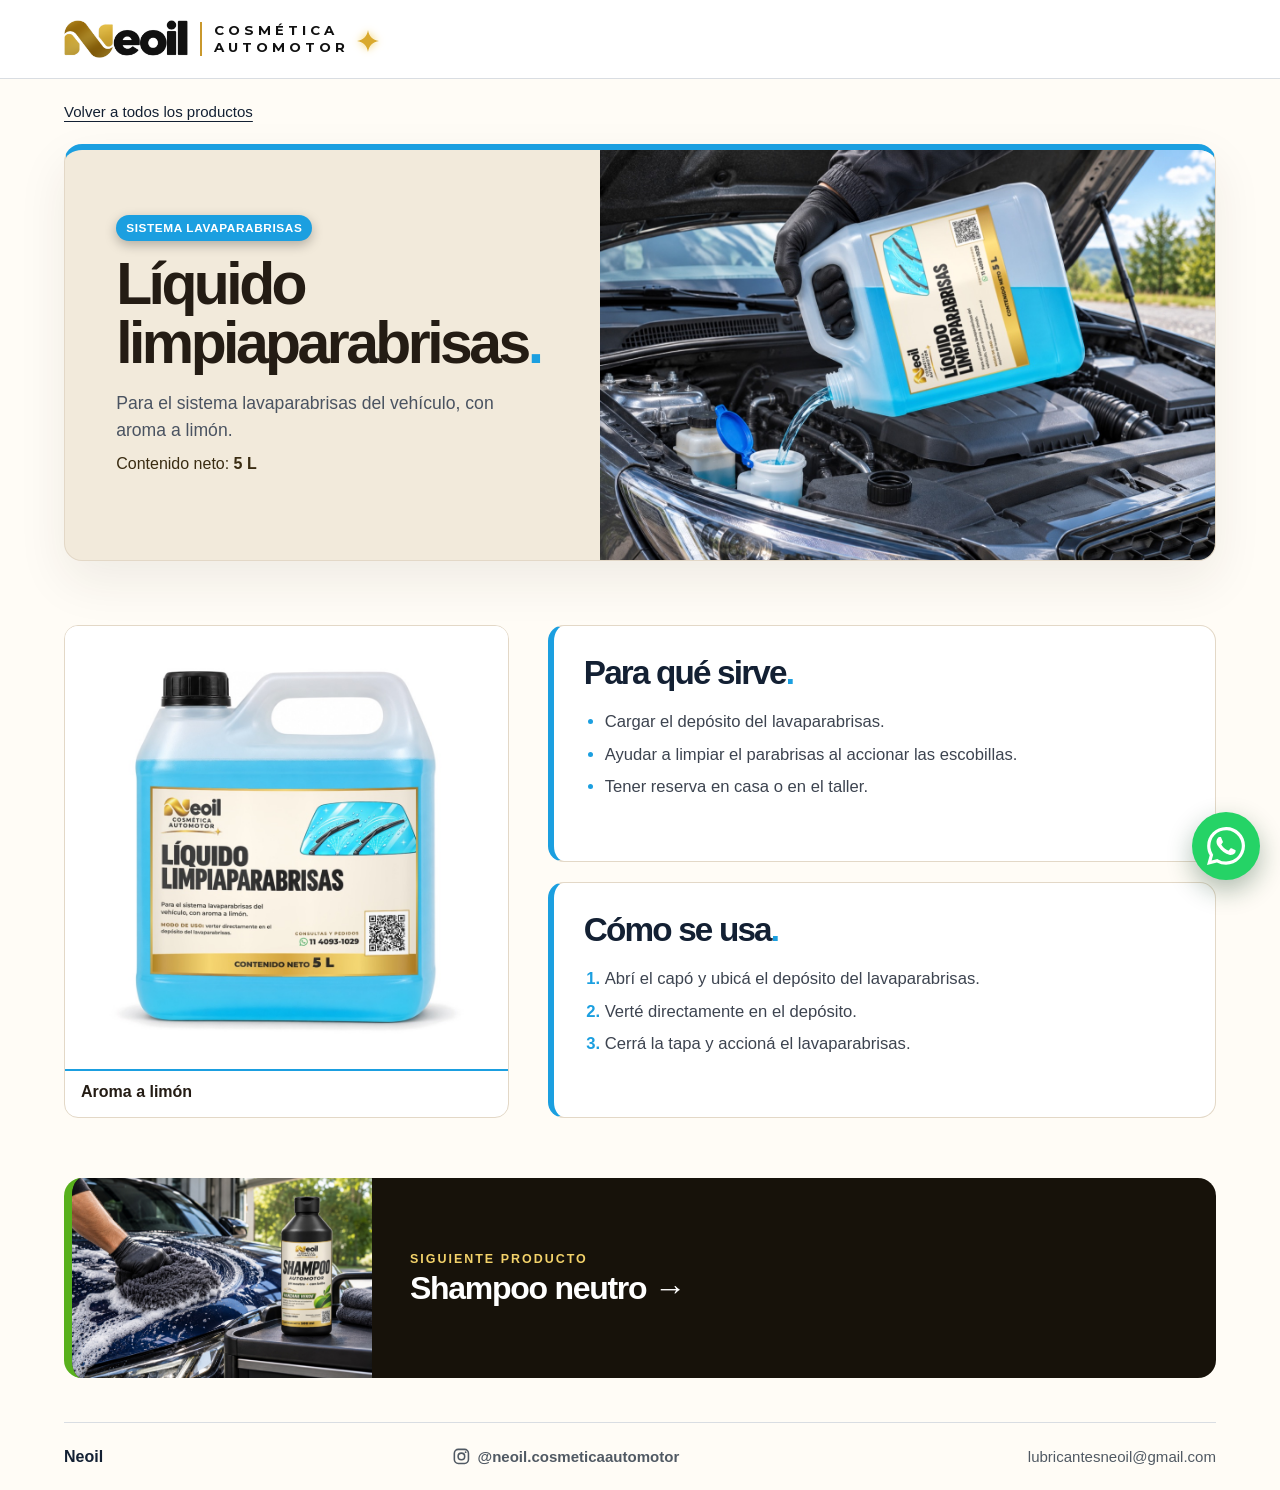
<file: producto-liquido-limpiaparabrisas.html>
<!doctype html>
<html lang="es-AR">
<head>
<meta charset="utf-8">
<meta name="viewport" content="width=device-width,initial-scale=1">
<link rel="icon" href="lineas/icono-cosmetica.png">
<link rel="apple-touch-icon" href="lineas/icono-cosmetica.png">
<meta property="og:type" content="website">
<meta property="og:site_name" content="Neoil Cosmética Automotor">
<meta property="og:title" content="Líquido limpiaparabrisas | Neoil Cosmética Automotor">
<meta property="og:description" content="Para el sistema lavaparabrisas del vehículo, con aroma a limón.">
<meta property="og:url" content="https://lubricantesneoil.com/producto-liquido-limpiaparabrisas">
<meta property="og:image" content="https://lubricantesneoil.com/lineas/fotos/u-liquido-limpiaparabrisas.jpg">
<meta property="og:image:width" content="1400">
<meta property="og:image:height" content="933">
<meta name="twitter:card" content="summary_large_image">
<link rel="stylesheet" href="lineas/estilo.css?v=8">
<title>Líquido limpiaparabrisas | Neoil Cosmética Automotor</title>
<meta name="description" content="Para el sistema lavaparabrisas del vehículo, con aroma a limón.">
</head><body class="auto"><header class="top"><div class="wrap bar"><a href="./" class="brandlock" aria-label="Neoil Cosmética Automotor, elegir línea"><img class="wordmark" src="lineas/neoil-oro.png" alt="Neoil" width="900" height="275"><span class="brandsub" aria-hidden="true">Cosmética<br>Automotor</span><svg class="star" viewBox="0 0 24 24" aria-hidden="true"><path d="M12 0c1 7 5 11 12 12-7 1-11 5-12 12-1-7-5-11-12-12 7-1 11-5 12-12z"/></svg></a></div></header>
<main class="wrap" style="--c:#1b9fe0">
<a class="back" href="cosmetica-automotor#productos">Volver a todos los productos</a>
<section class="phero reveal"><div class="ptext"><span class="chip static">Sistema lavaparabrisas</span><h1>Líquido limpiaparabrisas<span>.</span></h1><p class="lead">Para el sistema lavaparabrisas del vehículo, con aroma a limón.</p>
<p class="pcont">Contenido neto: <b>5 L</b><span id="aroma" class="aromatag"></span></p>
</div>
<figure class="puse"><img id="useimg" src="lineas/fotos/u-liquido-limpiaparabrisas.jpg" alt="Líquido limpiaparabrisas en uso"></figure></section>
<section class="pduo reveal"><div class="variants one"><figure class="variant"><img src="lineas/fotos/p-liquido-limpiaparabrisas.jpg" alt="Líquido limpiaparabrisas · Aroma a limón" loading="lazy"><figcaption>Aroma a limón</figcaption></figure></div><div class="pinfo col"><div><h2>Para qué sirve<span>.</span></h2><ul><li>Cargar el depósito del lavaparabrisas.</li><li>Ayudar a limpiar el parabrisas al accionar las escobillas.</li><li>Tener reserva en casa o en el taller.</li></ul></div><div><h2>Cómo se usa<span>.</span></h2><ol><li>Abrí el capó y ubicá el depósito del lavaparabrisas.</li><li>Verté directamente en el depósito.</li><li>Cerrá la tapa y accioná el lavaparabrisas.</li></ol></div></div></section>
<a class="nextcard reveal" style="--c:#58b01c" href="producto-shampoo"><img src="lineas/fotos/u-shampoo-manzana-verde.jpg" alt="" loading="lazy"><span><small>Siguiente producto</small><b>Shampoo neutro →</b></span></a>
<a class="wafloat" href="https://wa.me/5491140931029?text=Hola%2C%20quiero%20consultar%20por%20L%C3%ADquido%20limpiaparabrisas%20de%20Neoil%20Cosm%C3%A9tica%20Automotor." target="_blank" rel="noopener" aria-label="Consultar por WhatsApp"><svg class="wa" viewBox="0 0 24 24" aria-hidden="true"><path fill="currentColor" d="M20.52 3.48A11.85 11.85 0 0 0 12.04 0C5.46 0 .1 5.35.1 11.94c0 2.1.55 4.16 1.6 5.97L0 24l6.25-1.64a11.94 11.94 0 0 0 5.79 1.48h.01C18.63 23.84 24 18.49 24 11.9c0-3.19-1.24-6.18-3.48-8.42zM12.04 21.83a9.9 9.9 0 0 1-5.05-1.38l-.36-.21-3.71.97.99-3.61-.24-.38a9.91 9.91 0 1 1 8.37 4.61zm5.44-7.42c-.3-.15-1.76-.87-2.03-.97-.28-.1-.48-.15-.68.15-.2.3-.77.97-.94 1.17-.17.2-.35.22-.65.07-.3-.15-1.26-.46-2.4-1.49-.89-.79-1.49-1.77-1.66-2.07-.17-.3-.02-.46.13-.61.13-.13.3-.35.45-.52.15-.18.2-.3.3-.5.1-.2.05-.37-.03-.52-.07-.15-.67-1.62-.92-2.22-.24-.58-.49-.5-.67-.51h-.57c-.2 0-.52.07-.79.37-.27.3-1.04 1.02-1.04 2.49s1.07 2.89 1.22 3.09c.15.2 2.1 3.2 5.09 4.49.71.3 1.27.49 1.7.63.71.22 1.36.19 1.87.12.57-.09 1.76-.72 2.01-1.42.25-.7.25-1.3.17-1.42-.07-.12-.27-.2-.57-.34z"/></svg><span>Escribinos</span></a>
</main><script src="lineas/cosmetica.js?v=7" defer></script><footer class="wrap bottom"><span>Neoil</span><a class="igfoot" href="https://www.instagram.com/neoil.cosmeticaautomotor/" target="_blank" rel="noopener"><svg class="ig" viewBox="0 0 24 24" aria-hidden="true" fill="none" stroke="currentColor" stroke-width="2"><rect x="3" y="3" width="18" height="18" rx="5"/><circle cx="12" cy="12" r="4.2"/><circle cx="17.4" cy="6.6" r="1.2" fill="currentColor" stroke="none"/></svg>@neoil.cosmeticaautomotor</a><a href="mailto:lubricantesneoil@gmail.com">lubricantesneoil@gmail.com</a></footer></body></html>
</file>
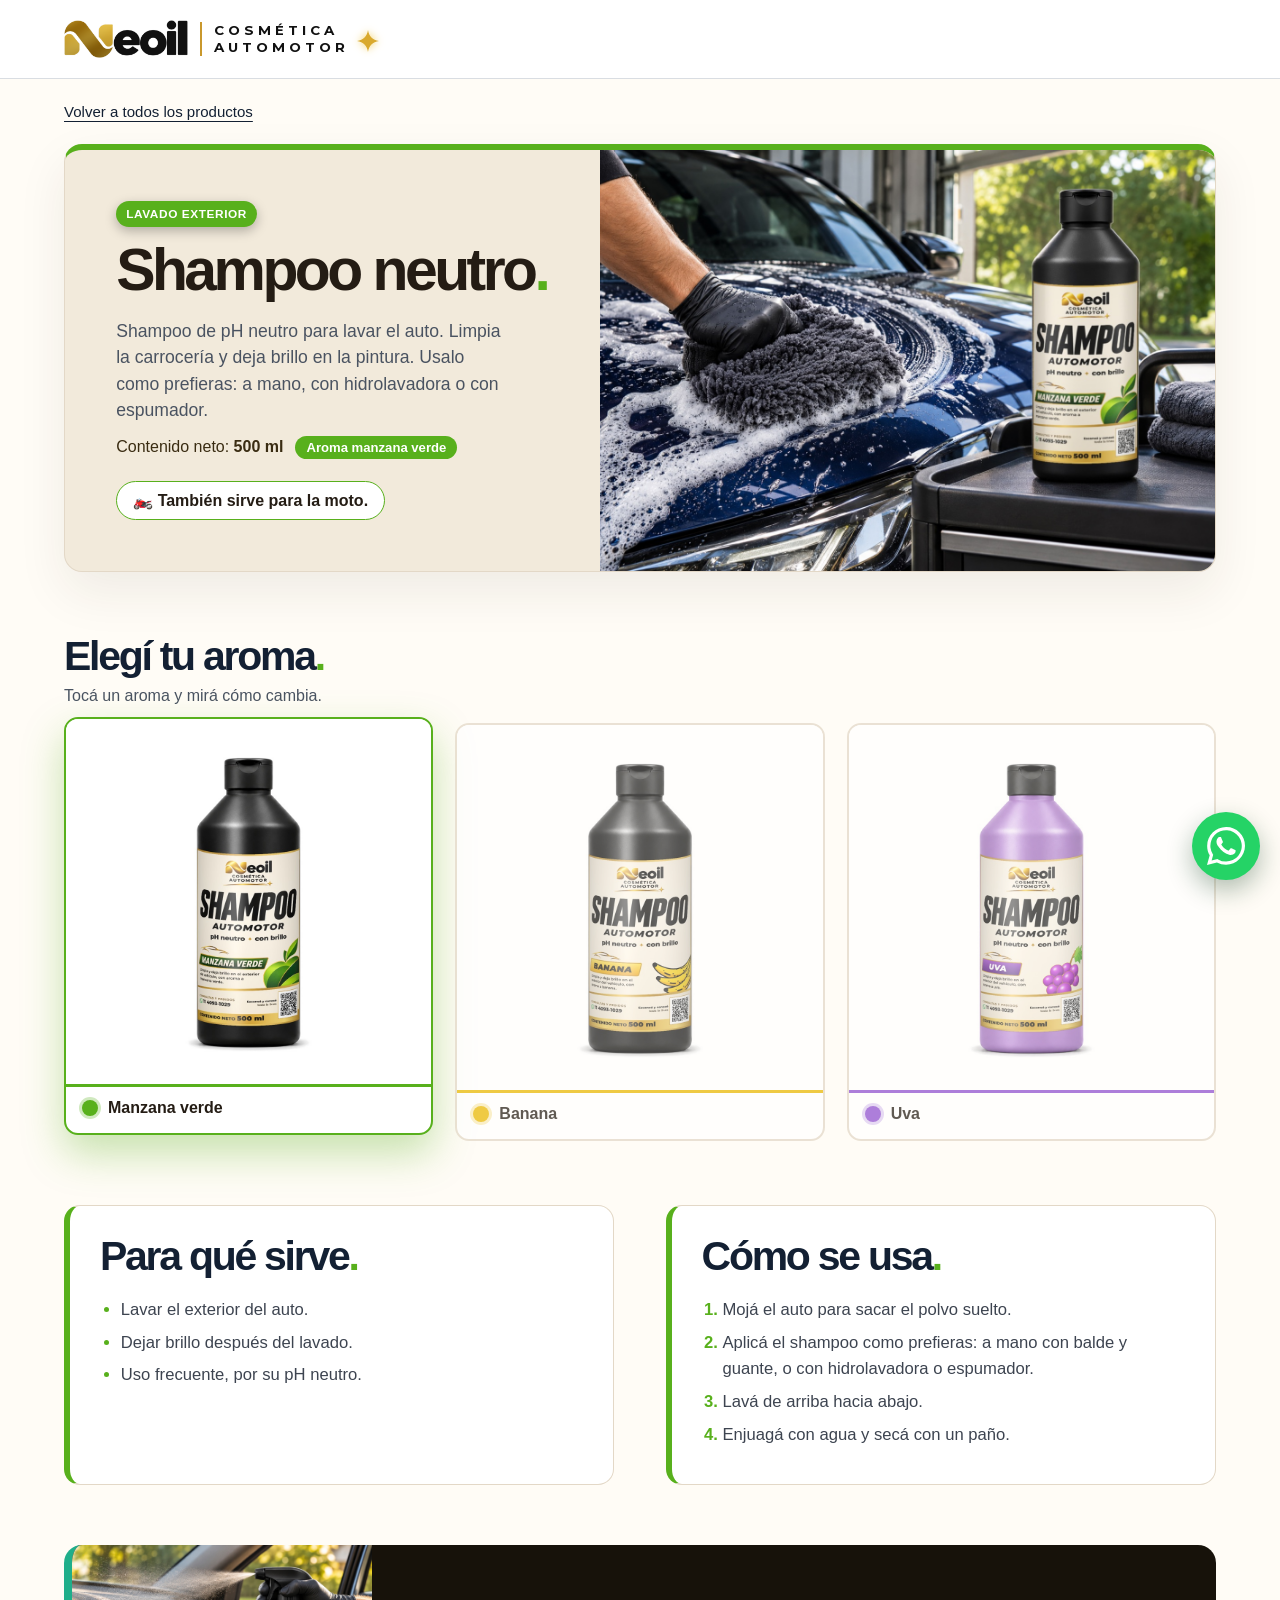
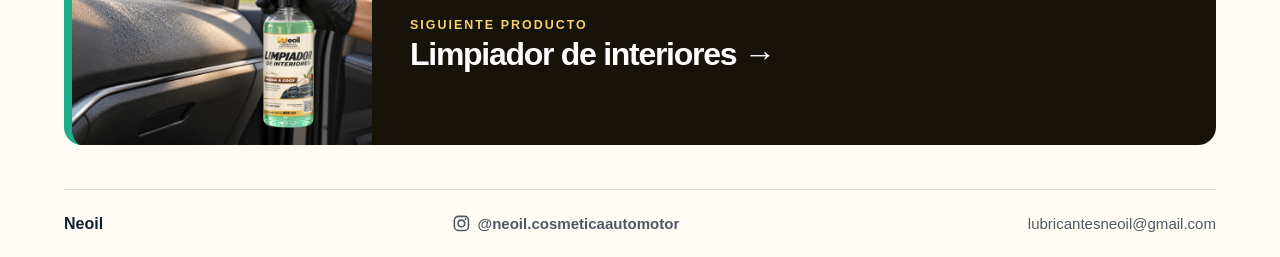
<file: producto-shampoo.html>
<!doctype html>
<html lang="es-AR">
<head>
<meta charset="utf-8">
<meta name="viewport" content="width=device-width,initial-scale=1">
<link rel="icon" href="lineas/icono-cosmetica.png">
<link rel="apple-touch-icon" href="lineas/icono-cosmetica.png">
<meta property="og:type" content="website">
<meta property="og:site_name" content="Neoil Cosmética Automotor">
<meta property="og:title" content="Shampoo neutro | Neoil Cosmética Automotor">
<meta property="og:description" content="Shampoo de pH neutro para lavar el auto. Limpia la carrocería y deja brillo en la pintura. Usalo como prefieras: a mano, con hidrolavadora o con espumador.">
<meta property="og:url" content="https://lubricantesneoil.com/producto-shampoo">
<meta property="og:image" content="https://lubricantesneoil.com/lineas/fotos/u-shampoo-manzana-verde.jpg">
<meta property="og:image:width" content="1400">
<meta property="og:image:height" content="933">
<meta name="twitter:card" content="summary_large_image">
<link rel="stylesheet" href="lineas/estilo.css?v=8">
<title>Shampoo neutro | Neoil Cosmética Automotor</title>
<meta name="description" content="Shampoo de pH neutro para lavar el auto. Limpia la carrocería y deja brillo en la pintura. Usalo como prefieras: a mano, con hidrolavadora o con espumador.">
</head><body class="auto"><header class="top"><div class="wrap bar"><a href="./" class="brandlock" aria-label="Neoil Cosmética Automotor, elegir línea"><img class="wordmark" src="lineas/neoil-oro.png" alt="Neoil" width="900" height="275"><span class="brandsub" aria-hidden="true">Cosmética<br>Automotor</span><svg class="star" viewBox="0 0 24 24" aria-hidden="true"><path d="M12 0c1 7 5 11 12 12-7 1-11 5-12 12-1-7-5-11-12-12 7-1 11-5 12-12z"/></svg></a></div></header>
<main class="wrap" style="--c:#58b01c">
<a class="back" href="cosmetica-automotor#productos">Volver a todos los productos</a>
<section class="phero reveal"><div class="ptext"><span class="chip static">Lavado exterior</span><h1>Shampoo neutro<span>.</span></h1><p class="lead">Shampoo de pH neutro para lavar el auto. Limpia la carrocería y deja brillo en la pintura. Usalo como prefieras: a mano, con hidrolavadora o con espumador.</p>
<p class="pcont">Contenido neto: <b>500 ml</b><span id="aroma" class="aromatag"></span></p>
<p class="motonote">🏍️ También sirve para la moto.</p></div>
<figure class="puse"><img id="useimg" src="lineas/fotos/u-shampoo-manzana-verde.jpg" alt="Shampoo neutro en uso"></figure></section>
<section class="pvars reveal"><h2>Elegí tu aroma<span>.</span></h2><p class="pickhint">Tocá un aroma y mirá cómo cambia.</p><div class="variants"><button type="button" class="variant pick on" style="--c:#58b01c" data-color="#58b01c" data-use="lineas/fotos/u-shampoo-manzana-verde.jpg" data-name="Manzana verde" aria-pressed="true"><img src="lineas/fotos/p-shampoo-manzana-verde.jpg" alt="Shampoo neutro · Manzana verde" loading="lazy"><span class="cap"><i></i>Manzana verde</span></button><button type="button" class="variant pick" style="--c:#e9b800" data-color="#e9b800" data-use="lineas/fotos/u-shampoo-banana.jpg" data-name="Banana" aria-pressed="false"><img src="lineas/fotos/p-shampoo-banana.jpg" alt="Shampoo neutro · Banana" loading="lazy"><span class="cap"><i></i>Banana</span></button><button type="button" class="variant pick" style="--c:#8e4fd0" data-color="#8e4fd0" data-use="lineas/fotos/u-shampoo-uva.jpg" data-name="Uva" aria-pressed="false"><img src="lineas/fotos/p-shampoo-uva.jpg" alt="Shampoo neutro · Uva" loading="lazy"><span class="cap"><i></i>Uva</span></button></div></section><section class="pinfo reveal"><div><h2>Para qué sirve<span>.</span></h2><ul><li>Lavar el exterior del auto.</li><li>Dejar brillo después del lavado.</li><li>Uso frecuente, por su pH neutro.</li></ul></div><div><h2>Cómo se usa<span>.</span></h2><ol><li>Mojá el auto para sacar el polvo suelto.</li><li>Aplicá el shampoo como prefieras: a mano con balde y guante, o con hidrolavadora o espumador.</li><li>Lavá de arriba hacia abajo.</li><li>Enjuagá con agua y secá con un paño.</li></ol></div></section>
<a class="nextcard reveal" style="--c:#1fae8a" href="producto-limpiador-de-interiores"><img src="lineas/fotos/u-limpiador-de-interiores.jpg" alt="" loading="lazy"><span><small>Siguiente producto</small><b>Limpiador de interiores →</b></span></a>
<a class="wafloat" href="https://wa.me/5491140931029?text=Hola%2C%20quiero%20consultar%20por%20Shampoo%20neutro%20de%20Neoil%20Cosm%C3%A9tica%20Automotor." target="_blank" rel="noopener" aria-label="Consultar por WhatsApp"><svg class="wa" viewBox="0 0 24 24" aria-hidden="true"><path fill="currentColor" d="M20.52 3.48A11.85 11.85 0 0 0 12.04 0C5.46 0 .1 5.35.1 11.94c0 2.1.55 4.16 1.6 5.97L0 24l6.25-1.64a11.94 11.94 0 0 0 5.79 1.48h.01C18.63 23.84 24 18.49 24 11.9c0-3.19-1.24-6.18-3.48-8.42zM12.04 21.83a9.9 9.9 0 0 1-5.05-1.38l-.36-.21-3.71.97.99-3.61-.24-.38a9.91 9.91 0 1 1 8.37 4.61zm5.44-7.42c-.3-.15-1.76-.87-2.03-.97-.28-.1-.48-.15-.68.15-.2.3-.77.97-.94 1.17-.17.2-.35.22-.65.07-.3-.15-1.26-.46-2.4-1.49-.89-.79-1.49-1.77-1.66-2.07-.17-.3-.02-.46.13-.61.13-.13.3-.35.45-.52.15-.18.2-.3.3-.5.1-.2.05-.37-.03-.52-.07-.15-.67-1.62-.92-2.22-.24-.58-.49-.5-.67-.51h-.57c-.2 0-.52.07-.79.37-.27.3-1.04 1.02-1.04 2.49s1.07 2.89 1.22 3.09c.15.2 2.1 3.2 5.09 4.49.71.3 1.27.49 1.7.63.71.22 1.36.19 1.87.12.57-.09 1.76-.72 2.01-1.42.25-.7.25-1.3.17-1.42-.07-.12-.27-.2-.57-.34z"/></svg><span>Escribinos</span></a>
</main><script src="lineas/cosmetica.js?v=7" defer></script><footer class="wrap bottom"><span>Neoil</span><a class="igfoot" href="https://www.instagram.com/neoil.cosmeticaautomotor/" target="_blank" rel="noopener"><svg class="ig" viewBox="0 0 24 24" aria-hidden="true" fill="none" stroke="currentColor" stroke-width="2"><rect x="3" y="3" width="18" height="18" rx="5"/><circle cx="12" cy="12" r="4.2"/><circle cx="17.4" cy="6.6" r="1.2" fill="currentColor" stroke="none"/></svg>@neoil.cosmeticaautomotor</a><a href="mailto:lubricantesneoil@gmail.com">lubricantesneoil@gmail.com</a></footer></body></html>
</file>
<file: lineas/estilo.css>
:root{font-family:"Helvetica Neue",Arial,sans-serif;color:#132033;background:#f8f9fa;font-synthesis:none;--navy:#062b60;--ink:#132033;--orange:#ef6b10;--line:#d9dde2}
*{box-sizing:border-box}body{margin:0;min-height:100svh;display:flex;flex-direction:column}main{flex:1}img{display:block;max-width:100%}a{color:inherit}a:focus-visible{outline:3px solid #3475d1;outline-offset:4px}.wrap{width:min(1152px,calc(100% - 72px));margin-inline:auto}.top{background:#fff;border-bottom:1px solid var(--line)}.bar,.bottom,.ask{display:flex;align-items:center;justify-content:space-between}.bar{height:70px}.wordmark{width:92px}.contact,.back,.bottom a{font-size:.94rem;text-underline-offset:4px}.contact{text-decoration:none;border-bottom:1px solid currentColor;padding-block:3px}.portal{padding:clamp(28px,5vh,68px) 0 42px}.portal h1,.auto-hero h1,#productos h2{letter-spacing:-.065em;line-height:.98;margin:0;font-weight:750}.portal h1{font-size:clamp(3rem,5.3vw,5rem);margin-bottom:clamp(22px,3.4vh,38px)}h1 span{color:var(--orange)}.choices{display:grid;grid-template-columns:1fr 1fr;gap:24px}.choice{--accent:var(--navy);display:flex;flex-direction:column;background:white;border:1px solid #d5d8dc;border-radius:16px;overflow:hidden;text-decoration:none;transition:box-shadow .2s,transform .2s}.choice:hover{transform:translateY(-3px);box-shadow:0 12px 30px #14243716}.visual{height:clamp(170px,26vh,305px);background:#152430;overflow:hidden}.visual img{width:100%;height:100%;object-fit:cover}.visual.shampoos{background:#c3b6ca}.visual.shampoos img{object-fit:cover;object-position:50% 42%}.choice-body{display:flex;flex-direction:column;align-items:flex-start;flex:1;padding:clamp(19px,2.4vw,32px)}.identity{width:auto;height:clamp(70px,9vh,96px);object-fit:contain;object-position:left center}.identity.original{margin-left:-9px}.identity.gold{margin-left:-3px}.choice-body p,.auto-hero p,.products p{line-height:1.49;color:#4a5361}.choice-body p{margin:14px 0 22px;font-size:1.03rem}.action{display:inline-flex;align-items:center;justify-content:center;align-self:flex-start;border-radius:5px;font-weight:650;font-size:.95rem;text-decoration:none;padding:13px 18px;color:#fff;background:var(--accent,var(--ink));margin-top:auto}.cosmetic{--accent:#2d2417;background:#fffaf1}.bottom{border-top:1px solid var(--line);min-height:68px;gap:12px;color:#505963}.bottom span{font-weight:700;color:var(--ink)}.bottom a{text-decoration:none}.bottom a:hover,.back:hover,.contact:hover{text-decoration:underline}
.auto{background:#fffcf6;--accent:#2d2417}.back{display:inline-block;margin:24px 0}.auto-hero{display:grid;grid-template-columns:1fr 1fr;background:#f2eadb;border:1px solid #e3d8c7;border-radius:18px;overflow:hidden}.auto-hero>div{padding:clamp(28px,4.5vw,66px)}.auto-logo{width:108px;margin-bottom:28px}.auto-hero h1{font-size:clamp(3.4rem,6vw,5.35rem);color:#241c14}.auto h1 span,.auto h2 span{color:#b88412}.auto-hero p{max-width:36ch;font-size:1.08rem;margin:18px 0 27px}figure{margin:0}.auto-hero figure{position:relative;min-height:250px;background:#c5b7cf}.auto-hero figure img{position:absolute;width:100%;height:100%;object-fit:contain}.auto-hero figcaption{position:absolute;bottom:8px;right:10px;background:#fffcf3ec;border-radius:3px;color:#413b36;padding:4px 8px;font-size:.78rem}#productos{padding-top:clamp(44px,6vw,82px);scroll-margin:20px}#productos h2{font-size:clamp(2.45rem,4.3vw,4rem);margin-bottom:24px}.collection{margin:0 auto 30px}.collection img{max-height:350px;width:100%;object-fit:contain;background:#fbf0e1;border-radius:12px}.collection figcaption{margin-top:6px;font-size:.85rem;color:#645e52}.products{padding:0;list-style:none;display:grid;grid-template-columns:repeat(4,1fr);gap:0 24px;margin:0}.products li{border-top:2px solid #c9a861;padding:19px 0 28px}.category{font-size:.87rem;font-weight:600;color:#715525}.products h3{font-size:1.45rem;letter-spacing:-.035em;line-height:1.12;margin:8px 0}.products p{margin:0}.ask{padding:28px 0 42px;gap:18px}.ask h2{font-size:1.55rem;letter-spacing:-.035em;margin:0}.ask .action{margin:0}
@media(max-width:780px){.wrap{width:calc(100% - 40px)}.choices{gap:14px}.choice-body p{font-size:1rem}.products{grid-template-columns:1fr 1fr}.auto-hero>div{padding:26px}.auto-hero h1{font-size:3.2rem}}
@media(max-width:610px){.wrap{width:calc(100% - 32px)}.bar{height:52px}.wordmark{width:78px}.portal{padding:26px 0}.portal h1{font-size:2.8rem;margin-bottom:20px}.choices{grid-template-columns:1fr;gap:14px}.choice{display:grid;grid-template-columns:32% 1fr;border-radius:11px}.visual{height:100%;min-height:168px}.visual.shampoos img{object-position:50% 50%}.choice-body{padding:14px 12px}.identity{height:54px}.identity.original{margin-left:-5px}.choice-body p{margin:8px 0 11px;line-height:1.26}.action{font-size:.9rem;padding:10px 12px}.bottom{min-height:56px}.bottom a{font-size:.84rem}.auto-hero{grid-template-columns:1fr}.auto-hero figure{height:235px}.auto-hero figure img{object-fit:contain}.auto-logo{width:85px;margin-bottom:18px}.auto-hero h1{font-size:3.4rem}.auto-hero p{margin:12px 0 18px}.back{margin:17px 0}.products{gap:0 16px}.products h3{font-size:1.2rem;overflow-wrap:anywhere}.products li{padding:15px 0 20px}.ask{align-items:flex-start;flex-direction:column}.collection{margin-bottom:21px}}
@media(max-width:360px){.choice{grid-template-columns:24% 1fr}.products{grid-template-columns:1fr}.wrap{width:calc(100% - 24px)}}
@media(prefers-reduced-motion:reduce){.choice{transition:none}.choice:hover{transform:none}}

/* --- Portada interactiva y logos unificados --- */
@font-face{font-family:"Neoil Sub";src:url(montserrat-700.woff2) format("woff2");font-weight:700;font-display:swap}
.wordmark{height:auto;width:124px}
.wordmark.swap{position:relative;display:block;aspect-ratio:900/275}
.wordmark.swap img{position:absolute;inset:0;width:100%;height:100%;transition:opacity .45s}
.wm-gold{opacity:0;animation:wm-gold 7s ease-in-out infinite}
.wm-color{animation:wm-color 7s ease-in-out infinite}
@keyframes wm-gold{0%,38%{opacity:0}50%,88%{opacity:1}100%{opacity:0}}
@keyframes wm-color{0%,38%{opacity:1}50%,88%{opacity:0}100%{opacity:1}}
body:has(.lubricant:is(:hover,:focus-visible)) .wm-gold,body:has(.cosmetic:is(:hover,:focus-visible)) .wm-color{animation:none;opacity:0}
body:has(.lubricant:is(:hover,:focus-visible)) .wm-color,body:has(.cosmetic:is(:hover,:focus-visible)) .wm-gold{animation:none;opacity:1}
body{transition:background-color .5s}
body:has(.lubricant:is(:hover,:focus-visible)){background:#eef3fb}
body:has(.cosmetic:is(:hover,:focus-visible)){background:#fbf5e6}
.lockup{display:inline-flex;flex-direction:column;align-items:stretch;font-size:clamp(15px,1.55vw,21px);width:10.5em}
.lockup img{width:100%;height:auto}
.lockup .sub{font-family:"Neoil Sub","Avenir Next","Helvetica Neue",Arial,sans-serif;font-weight:700;text-transform:uppercase;font-size:1em;line-height:1.18;letter-spacing:.3em;margin:.5em -.3em 0 .1em;white-space:nowrap}
.lockup.lub .sub{color:#062b60}
.lockup.cos .sub{color:#111}
.choice-body .lockup{min-height:7.3em}
.auto-lockup{font-size:17px;margin-bottom:26px}
.choices{perspective:1400px}
.choice{position:relative;transition:box-shadow .3s,transform .3s,opacity .3s,border-color .3s;transform:rotateX(var(--rx,0deg)) rotateY(var(--ry,0deg)) translateY(var(--lift,0));animation:card-in .7s cubic-bezier(.2,.7,.2,1) backwards;will-change:transform}
.choice.cosmetic{animation-delay:.12s}
@keyframes card-in{from{opacity:0;translate:0 26px}to{opacity:1;translate:0 0}}
.choice::after{content:"";position:absolute;left:0;right:0;top:0;height:4px;background:var(--bar,var(--navy));transform:scaleX(0);transform-origin:left;transition:transform .4s}
.lubricant{--bar:linear-gradient(90deg,#e30d18,#ff7a0a)}
.cosmetic{--bar:linear-gradient(90deg,#9a6c06,#f0cd62,#9a6c06)}
.choice:is(:hover,:focus-visible){--lift:-6px;box-shadow:0 22px 46px #14243724;border-color:transparent}
.choice:is(:hover,:focus-visible)::after{transform:scaleX(1)}
.choices:has(.choice:is(:hover,:focus-visible)) .choice:not(:hover,:focus-visible){opacity:.62}
.choice:active{--lift:-1px;scale:.985}
.visual{position:relative}
.visual img{transition:transform .9s cubic-bezier(.2,.7,.2,1),filter .5s}
.choice:is(:hover,:focus-visible) .visual img{transform:scale(1.08)}
.visual::after{content:"";position:absolute;inset:0;background:linear-gradient(105deg,transparent 35%,#ffffff55 50%,transparent 65%);transform:translateX(-120%);pointer-events:none}
.choice:is(:hover,:focus-visible) .visual::after{transform:translateX(120%);transition:transform .9s}
.visual.car{background:#17130f}
.visual.car img{object-position:38% 58%}
.tag{position:absolute;left:14px;bottom:14px;z-index:1;font-size:.8rem;font-weight:650;letter-spacing:.04em;color:#fff;background:#0b1626cc;padding:6px 10px;border-radius:999px;opacity:0;translate:0 8px;transition:opacity .3s,translate .3s}
.cosmetic .tag{background:#1d160bd9;color:#f3d57a}
.choice:is(:hover,:focus-visible) .tag{opacity:1;translate:0 0}
.action i{font-style:normal;display:inline-block;margin-left:.55em;transition:transform .3s}
.choice:is(:hover,:focus-visible) .action i{transform:translateX(5px)}
.cosmetic .action{background:linear-gradient(180deg,#2d2417,#17120a);box-shadow:inset 0 0 0 1px #b8891e}
@media(hover:none){.tag{opacity:1;translate:0 0}}
@media(max-width:610px){.wordmark{width:96px}.lockup{font-size:11.5px}.choice-body .lockup{min-height:0}.tag{left:8px;bottom:8px;font-size:.68rem;padding:4px 7px}.visual.car img{object-position:30% 55%}.auto-lockup{font-size:14px;margin-bottom:18px}}
@media(prefers-reduced-motion:reduce){.choice,.wm-gold,.wm-color{animation:none}.wm-gold{opacity:0}.choice,.visual img,.visual::after{transition:none}.choice:is(:hover,:focus-visible){--lift:0}.choice:is(:hover,:focus-visible) .visual img{transform:none}}

/* --- Catálogo de Cosmética Automotor --- */
.auto-hero.linea figure{background:#fff;min-height:300px}
.auto-hero.linea figure img{object-fit:contain;padding:14px}
.pgrid{display:grid;grid-template-columns:repeat(4,1fr);gap:22px;margin-bottom:10px}
.pcard{display:flex;flex-direction:column;background:#fff;border:1px solid #e3d8c7;border-radius:14px;overflow:hidden;text-decoration:none;transition:transform .3s,box-shadow .3s,border-color .3s;position:relative}
.pcard::after{content:"";position:absolute;left:0;right:0;top:0;height:4px;background:linear-gradient(90deg,#9a6c06,#f0cd62,#9a6c06);transform:scaleX(0);transform-origin:left;transition:transform .4s}
.pcard:is(:hover,:focus-visible){transform:translateY(-5px);box-shadow:0 18px 38px #2d241722;border-color:transparent}
.pcard:is(:hover,:focus-visible)::after{transform:scaleX(1)}
.pimg{aspect-ratio:3/2;overflow:hidden;background:#17130f}
.pimg img{width:100%;height:100%;object-fit:cover;transition:transform .8s cubic-bezier(.2,.7,.2,1)}
.pcard:is(:hover,:focus-visible) .pimg img{transform:scale(1.07)}
.pbody{display:flex;flex-direction:column;flex:1;padding:16px 18px 18px}
.pbody h3{font-size:1.3rem;letter-spacing:-.035em;line-height:1.12;margin:6px 0}
.pbody p{margin:0 0 14px;line-height:1.4;color:#4a5361;font-size:.97rem}
.more{margin-top:auto;font-weight:650;font-size:.93rem;color:#7a5a12}
.more i{font-style:normal;display:inline-block;margin-left:.45em;transition:transform .3s}
.pcard:is(:hover,:focus-visible) .more i{transform:translateX(5px)}
.phero{display:grid;grid-template-columns:1fr 1.15fr;background:#f2eadb;border:1px solid #e3d8c7;border-radius:18px;overflow:hidden}
.ptext{padding:clamp(26px,4vw,56px);display:flex;flex-direction:column;align-items:flex-start;justify-content:center}
.phero h1{font-size:clamp(2.5rem,4.6vw,4.1rem);letter-spacing:-.06em;line-height:1;margin:8px 0 0;font-weight:750;color:#241c14}
.lead{font-size:1.1rem;line-height:1.5;color:#4a5361;margin:18px 0 12px;max-width:40ch}
.pcont{margin:0 0 22px;color:#3a2c12}
.ptext .action{margin-top:0}
.puse{min-height:300px;background:#17130f}
.puse img{width:100%;height:100%;object-fit:cover}
.pvars,.pinfo{padding-top:clamp(36px,5vw,64px)}
.pvars h2,.pinfo h2{font-size:clamp(1.9rem,3.2vw,2.8rem);letter-spacing:-.055em;line-height:1;margin:0 0 20px;font-weight:750}
.variants{display:grid;grid-template-columns:repeat(3,1fr);gap:22px}
.pvars.n1 .variants{grid-template-columns:minmax(0,420px)}
.variant{background:#fff;border:1px solid #e3d8c7;border-radius:14px;overflow:hidden;margin:0}
.variant img{width:100%;aspect-ratio:1;object-fit:contain}
.variant figcaption{padding:12px 16px 16px;font-weight:650;border-top:2px solid #c9a861;color:#241c14}
.pinfo{display:grid;grid-template-columns:1fr 1fr;gap:clamp(24px,4vw,56px)}
.pinfo ul,.pinfo ol{margin:0;padding-left:1.25em;line-height:1.6;color:#3d4450;font-size:1.04rem}
.pinfo li{margin-bottom:6px}
.pinfo li::marker{color:#b88412;font-weight:700}
@media(max-width:980px){.pgrid{grid-template-columns:repeat(2,1fr)}}
@media(max-width:780px){.phero{grid-template-columns:1fr}.puse{order:-1;min-height:0;aspect-ratio:3/2}.pinfo{grid-template-columns:1fr}.variants{grid-template-columns:repeat(3,1fr);gap:10px}.variant figcaption{padding:8px 10px 10px;font-size:.88rem}}
@media(max-width:610px){.pgrid{gap:12px}.pbody{padding:12px}.pbody h3{font-size:1.08rem}.pbody p{font-size:.88rem;margin-bottom:10px}.auto-hero.linea figure{height:170px;min-height:0}.pvars.n1 .variants{grid-template-columns:1fr}}
@media(max-width:360px){.pgrid{grid-template-columns:1fr}}
@media(prefers-reduced-motion:reduce){.pcard,.pimg img{transition:none}.pcard:is(:hover,:focus-visible){transform:none}}
.variants>*,.pgrid>*,.phero>*,.pinfo>*{min-width:0}
.auto-hero.linea{grid-template-columns:1fr 1.35fr}
@media(max-width:610px){.auto-hero.linea{grid-template-columns:1fr}}

/* --- Cosmética: más vida (v6) --- */
.auto{--gold:#c9982c;--c:#c9982c}
.wa{width:1.15em;height:1.15em;flex:none;margin-right:.5em;vertical-align:-.2em}
.wabtn{display:inline-flex;align-items:center;background:#25d366;color:#fff!important;border:0!important;border-radius:999px;padding:9px 16px!important;font-weight:700;transition:transform .2s,box-shadow .2s}
.wabtn:hover{transform:translateY(-2px);box-shadow:0 8px 18px #25d36655;text-decoration:none!important}
.action.wa-action{background:#25d366;color:#fff;box-shadow:none}
.action.wa-action:hover{background:#1fbd5a}
.action.gold{background:linear-gradient(180deg,#f6d36b,#c9982c);color:#1d1508}
.action{transition:transform .2s,box-shadow .2s,background .2s}
.action:hover{transform:translateY(-2px);box-shadow:0 10px 22px #0003}
.wafloat{position:fixed;right:18px;bottom:18px;z-index:50;display:flex;align-items:center;gap:10px;background:#25d366;color:#fff;text-decoration:none;border-radius:999px;padding:12px 18px 12px 14px;box-shadow:0 10px 26px #0b3d1e55;animation:wapulse 2.6s infinite}
.wafloat .wa{width:30px;height:30px;margin:0}
.wafloat span{display:flex;flex-direction:column;line-height:1.05}
.wafloat b{font-size:.98rem}.wafloat small{font-size:.74rem;opacity:.9}
.wafloat:hover{transform:scale(1.05)}
@keyframes wapulse{0%{box-shadow:0 10px 26px #0b3d1e55,0 0 0 0 #25d36699}70%{box-shadow:0 10px 26px #0b3d1e55,0 0 0 16px #25d36600}100%{box-shadow:0 10px 26px #0b3d1e55,0 0 0 0 #25d36600}}
/* hero */
.bighero{position:relative;min-height:min(78vh,720px);display:flex;align-items:flex-end;color:#fff;overflow:hidden;background:#0f0c08}
.slides img{position:absolute;inset:0;width:100%;height:100%;object-fit:cover;opacity:0;transform:scale(1.12);transition:opacity 1.2s ease,transform 7s linear}
.slides img.on{opacity:1;transform:scale(1)}
.shade{position:absolute;inset:0;background:linear-gradient(90deg,#0b0906f2 0%,#0b0906b8 42%,#0b090633 75%,#0b090600 100%),linear-gradient(0deg,#0b0906cc,#0b090600 45%)}
.herotext{position:relative;padding:clamp(28px,6vw,72px) 0 clamp(34px,6vw,64px)}
.back.light{color:#f3e2b0;margin:0 0 18px;text-decoration:none;opacity:.9}
.kicker{font-weight:700;letter-spacing:.22em;text-transform:uppercase;font-size:.86rem;color:#f3d26a;margin:0 0 10px;animation:up .7s both}
.bighero h1{font-size:clamp(3.2rem,8.2vw,7.2rem);letter-spacing:-.065em;line-height:.92;margin:0;font-weight:800;animation:up .8s .08s both}
.bighero h1 em{font-style:normal;background:linear-gradient(100deg,#b8862a,#f8de7e 35%,#fff3c4 50%,#f8de7e 65%,#b8862a);background-size:220% 100%;-webkit-background-clip:text;background-clip:text;color:transparent;animation:shine 4.5s linear infinite}
.bighero h1 span{color:#f3d26a}
@keyframes shine{0%{background-position:120% 0}100%{background-position:-100% 0}}
@keyframes up{from{opacity:0;transform:translateY(26px)}to{opacity:1;transform:none}}
.herolead{max-width:46ch;font-size:clamp(1.02rem,1.5vw,1.22rem);line-height:1.5;color:#efe6d4;margin:20px 0 26px;animation:up .8s .18s both}
.herobtns{display:flex;flex-wrap:wrap;gap:12px;animation:up .8s .28s both}
.herobtns .action{margin:0;font-size:1.02rem;padding:15px 22px;display:inline-flex;align-items:center}
.dots{display:flex;gap:7px;margin-top:30px}
.dots i{width:26px;height:4px;border-radius:9px;background:#ffffff44;transition:background .4s,width .4s}
.dots i.on{background:#f3d26a;width:46px}
/* ribbon */
.ribbon2{background:#17120a;overflow:hidden;border-block:3px solid var(--gold)}
.ribbon2 .track{display:flex;width:max-content;animation:marq 34s linear infinite}
.ribbon2 span{color:#fff;font-weight:800;letter-spacing:.14em;text-transform:uppercase;font-size:.88rem;padding:14px 26px;white-space:nowrap;display:flex;align-items:center;gap:26px}
.ribbon2 span::after{content:"";width:10px;height:10px;border-radius:50%;background:var(--c);box-shadow:0 0 12px var(--c)}
@keyframes marq{to{transform:translateX(-50%)}}
/* line-up */
.lineup{padding-top:clamp(40px,6vw,76px)}
.lineup h2,#productos h2{font-size:clamp(2.45rem,4.6vw,4.2rem);letter-spacing:-.065em;line-height:.98;margin:0 0 22px;font-weight:750}
.lineup figure{background:#fff;border:1px solid #e3d8c7;border-radius:20px;padding:clamp(14px,3vw,36px);overflow:hidden;box-shadow:0 20px 50px #2d241714}
.lineup img{width:100%;height:auto;transition:transform .8s cubic-bezier(.2,.7,.2,1)}
.lineup figure:hover img{transform:scale(1.04)}
/* cards */
.pcard{--c:#c9982c;border-radius:16px;transform:perspective(900px) rotateX(var(--rx,0deg)) rotateY(var(--ry,0deg)) translateY(var(--lift,0))}
.pcard::after{height:5px;background:var(--c);transform:scaleX(1)}
.pcard:is(:hover,:focus-visible){--lift:-7px;box-shadow:0 22px 44px color-mix(in srgb,var(--c) 30%,#0000),0 6px 16px #0002;transform:perspective(900px) rotateX(var(--rx,0deg)) rotateY(var(--ry,0deg)) translateY(var(--lift,0))}
.pimg{position:relative}
.chip{position:absolute;left:12px;top:14px;background:var(--c);color:#fff;font-weight:750;font-size:.74rem;letter-spacing:.05em;text-transform:uppercase;padding:6px 10px;border-radius:999px;box-shadow:0 4px 12px #0004}
.chip.static{position:static;display:inline-block;margin-bottom:6px}
.pbody h3{font-size:1.36rem}
.more{color:#1d1508;display:inline-flex;align-items:center;align-self:flex-start;background:color-mix(in srgb,var(--c) 16%,#fff);border:1.5px solid var(--c);border-radius:999px;padding:8px 14px;transition:background .25s,color .25s}
.pcard:is(:hover,:focus-visible) .more{background:var(--c);color:#fff}
/* product page */
.phero{border-top:6px solid var(--c);box-shadow:0 20px 50px #2d241714}
.phero h1 span,.pvars h2 span,.pinfo h2 span{color:var(--c)}
.puse{overflow:hidden}
.puse img{animation:kb 16s ease-in-out infinite alternate}
@keyframes kb{from{transform:scale(1)}to{transform:scale(1.1)}}
.variant{transition:transform .3s,box-shadow .3s,border-color .3s}
.variant:hover{transform:translateY(-6px);box-shadow:0 18px 36px color-mix(in srgb,var(--c) 26%,#0000);border-color:var(--c)}
.variant img{transition:transform .5s}
.variant:hover img{transform:scale(1.06)}
.variant figcaption{border-top-color:var(--c)}
.pinfo>div{background:#fff;border:1px solid #e3d8c7;border-radius:16px;padding:clamp(18px,2.6vw,30px);border-left:6px solid var(--c)}
.pinfo li::marker{color:var(--c)}
.nextcard{--c:#c9982c;display:flex;align-items:center;gap:18px;margin:clamp(34px,5vw,60px) 0 44px;background:#17120a;color:#fff;border-radius:18px;overflow:hidden;text-decoration:none;border-left:8px solid var(--c);transition:transform .3s,box-shadow .3s}
.nextcard img{width:min(38%,300px);aspect-ratio:3/2;object-fit:cover;transition:transform .7s}
.nextcard span{display:flex;flex-direction:column;gap:6px;padding:14px 20px}
.nextcard small{letter-spacing:.16em;text-transform:uppercase;font-weight:700;font-size:.78rem;color:#f3d26a}
.nextcard b{font-size:clamp(1.3rem,2.6vw,2rem);letter-spacing:-.04em;line-height:1.05}
.nextcard:hover{transform:translateY(-4px);box-shadow:0 20px 44px #0004}.nextcard:hover img{transform:scale(1.07)}
/* reveal on scroll */
.js .reveal{opacity:0;transform:translateY(34px);transition:opacity .7s ease var(--d,0ms),transform .7s cubic-bezier(.2,.7,.2,1) var(--d,0ms)}
.js .reveal.in{opacity:1;transform:none}
.js .pcard.reveal.in{transform:perspective(900px) rotateX(var(--rx,0deg)) rotateY(var(--ry,0deg)) translateY(var(--lift,0));transition:opacity .7s ease var(--d,0ms),transform .3s,box-shadow .3s}
@media(max-width:610px){.bighero{min-height:76vh}.shade{background:linear-gradient(0deg,#0b0906f5 0%,#0b0906c2 55%,#0b090644 100%)}.herobtns .action{width:100%;justify-content:center}.wafloat{padding:12px;right:12px;bottom:12px}.wafloat span{display:none}.chip{font-size:.62rem;padding:4px 7px;left:8px;top:10px}.more{padding:6px 10px;font-size:.84rem}.wabtn{padding:7px 12px!important;font-size:.86rem}.nextcard img{width:42%}}
@media(prefers-reduced-motion:reduce){.slides img{transition:opacity .4s;transform:none}.ribbon2 .track,.puse img,.wafloat,.bighero h1 em,.kicker,.bighero h1,.herolead,.herobtns{animation:none}.js .reveal{opacity:1;transform:none;transition:none}}
.pduo{display:grid;grid-template-columns:minmax(0,.8fr) minmax(0,1.2fr);gap:clamp(20px,3vw,40px);padding-top:clamp(36px,5vw,64px);align-items:stretch}
.variants.one{grid-template-columns:1fr;height:100%}
.variants.one .variant{display:flex;flex-direction:column;height:100%}
.variants.one .variant img{flex:1;min-height:0;aspect-ratio:auto;max-height:520px}
.pinfo.col{grid-template-columns:1fr;padding-top:0;gap:20px}
.pinfo.col h2{font-size:clamp(1.7rem,2.6vw,2.3rem)}
@media(max-width:780px){.pduo{grid-template-columns:1fr}.variants.one .variant img{aspect-ratio:1;max-height:none}}

/* --- v7: un solo WhatsApp, marca con estrella, aromas, motos --- */
.wafloat{width:68px;height:68px;padding:0;border-radius:50%;justify-content:center;gap:0;right:20px;bottom:20px;overflow:hidden;transition:width .35s cubic-bezier(.2,.7,.2,1),background .25s,transform .25s,box-shadow .25s}
.wafloat .wa{width:38px;height:38px;margin:0;transition:transform .45s}
.wafloat span{display:block;max-width:0;opacity:0;white-space:nowrap;font-weight:800;font-size:1.02rem;transition:max-width .35s,opacity .25s,margin .35s}
.wafloat:is(:hover,:focus-visible){width:198px;background:#128c4a;transform:translateY(-4px);box-shadow:0 16px 34px #0b3d1e77;animation:none}
.wafloat:is(:hover,:focus-visible) .wa{transform:rotate(-14deg) scale(1.08)}
.wafloat:is(:hover,:focus-visible) span{max-width:130px;opacity:1;margin-left:10px}
.wafloat:active{transform:scale(.95)}
.brandlock{display:flex;align-items:center;gap:12px;text-decoration:none}
.brandsub{font-family:"Neoil Sub","Avenir Next","Helvetica Neue",Arial,sans-serif;font-weight:700;text-transform:uppercase;letter-spacing:.3em;font-size:.72rem;line-height:1.3;color:#111;border-left:2px solid #c9982c;padding-left:12px}
.star{width:18px;height:18px;fill:#d9a92e;filter:drop-shadow(0 0 4px #f3d26a);animation:twinkle 2.8s ease-in-out infinite;margin-left:-4px;align-self:flex-start;margin-top:14px}
@keyframes twinkle{0%,100%{transform:scale(.8) rotate(0);opacity:.75}50%{transform:scale(1.25) rotate(20deg);opacity:1}}
.motochip{position:absolute;right:10px;top:14px;background:#111;color:#f3d26a;font-weight:750;font-size:.7rem;letter-spacing:.05em;text-transform:uppercase;padding:6px 9px;border-radius:999px;box-shadow:0 4px 12px #0004}
.motonote{margin:0;font-weight:700;color:#241c14;background:#fff;border:1.5px solid var(--c);border-radius:999px;padding:9px 16px}
main[style]{transition:--c .4s}
.phero,.pinfo>div,.phero h1 span,.pvars h2 span,.pinfo h2 span,.chip{transition:border-color .45s,color .45s,background-color .45s}
.pickhint{margin:-10px 0 18px;color:#4a5361}
.variant.pick{font:inherit;text-align:left;padding:0;cursor:pointer;display:block;width:100%;border:2px solid #e3d8c7;opacity:.72}
.variant.pick:hover{opacity:1}
.variant.pick.on{opacity:1;border-color:var(--c);box-shadow:0 18px 40px color-mix(in srgb,var(--c) 34%,#0000);transform:translateY(-6px)}
.variant.pick .cap{display:flex;align-items:center;gap:10px;padding:12px 16px 16px;font-weight:700;border-top:3px solid var(--c);color:#241c14}
.variant.pick .cap i{width:16px;height:16px;border-radius:50%;background:var(--c);box-shadow:0 0 0 3px color-mix(in srgb,var(--c) 28%,#fff)}
.aromatag{display:inline-block;margin-left:12px;background:var(--c);color:#fff;font-weight:750;font-size:.82rem;padding:4px 11px;border-radius:999px;transition:background-color .45s}
.aromatag:empty{display:none}
#useimg{transition:opacity .35s}
#useimg.sw{opacity:0}
@media(max-width:610px){.wafloat{width:62px;height:62px;right:14px;bottom:14px}.wafloat .wa{width:34px;height:34px}.brandsub{font-size:.58rem;letter-spacing:.22em;padding-left:9px}.brandlock{gap:9px}.star{width:13px;height:13px;margin-top:8px}.motochip{font-size:.58rem;padding:4px 6px;right:6px;top:10px}.variant.pick .cap{padding:8px 8px 10px;font-size:.84rem;gap:6px}.variant.pick .cap i{width:11px;height:11px}}
@media(prefers-reduced-motion:reduce){.star{animation:none}}
.motochip{top:auto;bottom:10px;right:10px}
.brandsub{font-size:.84rem}
.star{width:22px;height:22px;margin-top:10px}
.auto .bar{height:78px}
@media(max-width:610px){.brandsub{font-size:.62rem}.star{width:14px;height:14px;margin-top:8px}.auto .bar{height:58px}.motochip{bottom:6px;right:6px}}

/* --- Instagram --- */
.ig{width:1.25em;height:1.25em;flex:none}
.igbtn{display:inline-flex;align-items:center;gap:8px;text-decoration:none;color:#fff;font-weight:700;font-size:.92rem;padding:9px 16px;border-radius:999px;background:linear-gradient(45deg,#f9ce34,#ee2a7b 50%,#6228d7);background-size:160% 160%;transition:transform .25s,box-shadow .25s,background-position .5s}
.igbtn:is(:hover,:focus-visible){transform:translateY(-2px) scale(1.04);box-shadow:0 10px 22px #ee2a7b55;background-position:100% 0}
.igfoot{display:inline-flex;align-items:center;gap:7px;font-weight:650}
.igband{display:flex;align-items:center;gap:18px;margin:clamp(30px,5vw,56px) 0 46px;padding:clamp(18px,3vw,30px) clamp(20px,3.4vw,38px);border-radius:20px;color:#fff;text-decoration:none;background:linear-gradient(45deg,#f9ce34,#ee2a7b 45%,#6228d7);background-size:180% 180%;box-shadow:0 18px 40px #6228d733;transition:transform .3s,box-shadow .3s,background-position .7s}
.igband .ig{width:clamp(40px,6vw,62px);height:clamp(40px,6vw,62px)}
.igband span{display:flex;flex-direction:column;gap:4px;min-width:0}
.igband small{font-weight:700;letter-spacing:.16em;text-transform:uppercase;font-size:.8rem;opacity:.95}
.igband b{font-size:clamp(1.25rem,3.4vw,2.3rem);letter-spacing:-.04em;line-height:1.05;overflow-wrap:anywhere}
.igband>i{margin-left:auto;font-style:normal;font-size:2rem;transition:transform .3s}
.igband:is(:hover,:focus-visible){transform:translateY(-4px);box-shadow:0 24px 50px #ee2a7b44;background-position:100% 0}
.igband:is(:hover,:focus-visible)>i{transform:translateX(8px)}
@media(max-width:610px){.igbtn{padding:8px 10px}.igbtn span{display:none}.igfoot{font-size:.8rem}.bottom{flex-wrap:wrap;padding-block:10px}}
</file>
<file: enlaces/enlaces.css>
*{box-sizing:border-box}html{background:#061d38}body{margin:0;min-height:100svh;padding:28px 18px 30px;background:radial-gradient(ellipse at 80% 0,#164675,transparent 65%),#061d38;color:white;font-family:Arial,Helvetica,sans-serif;display:grid;place-items:center}main{width:min(100%,440px);text-align:center}.brand{width:min(100%,302px);margin:0 auto 24px;background:#fff;border-radius:17px;padding:10px 16px;box-shadow:0 10px 30px #00132744}.brand img{display:block;width:100%;height:auto}.eyebrow{font-size:12px;font-weight:700;letter-spacing:.2em;color:#ffab62;margin:0 0 12px}h1{font-size:clamp(28px,7.3vw,36px);line-height:1.12;letter-spacing:-.04em;margin:0}h1 span{color:#ff942f}.intro{font-size:16px;line-height:1.45;color:#d4e3f2;max-width:310px;margin:16px auto 0}.label-wave{height:104px;margin:-12px -18px 12px;pointer-events:none}.label-wave svg{width:100%;height:100%;display:block}nav{display:grid;gap:13px}.link{display:flex;align-items:center;gap:15px;min-height:94px;padding:19px 20px;text-align:left;text-decoration:none;border-radius:14px;border:1px solid #ffffff30;box-shadow:0 7px 17px #00112640;transition:transform .18s ease,box-shadow .18s ease;color:#fff;background:#bb3423}.link:nth-child(2){background:linear-gradient(110deg,#ff9c24,#ff740a);color:#092747;border-color:#ffb44a}.link:nth-child(3){background:linear-gradient(110deg,#c93625,#a6261d)}.link.whatsapp{background:linear-gradient(110deg,#168647,#0e713e)}.link svg{width:42px;height:42px;padding:7px;border-radius:11px;background:#ffffff19;flex-shrink:0}.link:nth-child(2) svg{background:#ffffff30}.link>span{min-width:0}.link strong{display:block;font-size:18px;line-height:1.25}.link small{display:block;font-size:14px;line-height:1.4;margin-top:5px;overflow-wrap:anywhere}.link:focus-visible{outline:3px solid white;outline-offset:4px}.link:active{transform:scale(.985)}footer{font-size:12px;letter-spacing:.2em;color:#b3c9dd;margin:26px 0 0}@media(hover:hover){.link:hover{transform:translateY(-2px);box-shadow:0 10px 24px #00112660}}@media(max-width:360px){body{padding-inline:14px}.link{padding:18px 14px;gap:11px}.link strong{font-size:16px}.link svg{width:37px;height:37px}.brand{max-width:280px}}@media(prefers-reduced-motion:reduce){.link{transition:none}.link:hover,.link:active{transform:none}}

/* Full-width label curves frame the desktop composition. */
body{position:relative;isolation:isolate;overflow-x:clip}
.screen-wave{display:none;pointer-events:none;position:absolute;left:0;width:100%;z-index:-1;overflow:hidden}
.screen-wave svg{display:block;width:100%;height:100%}
.brand{will-change:transform;transform-origin:50% 60%}
@media(min-width:900px){
 body{padding:155px 6vw 155px;min-height:100svh;background:radial-gradient(ellipse at 35% 35%,#164675,transparent 64%),#061d38}
 main{width:min(100%,1140px);display:grid;grid-template-columns:minmax(0,1fr) minmax(0,1fr);align-items:center;column-gap:clamp(50px,7vw,110px);text-align:left}
 .screen-wave{display:block;height:clamp(230px,34vh,410px)}
 .screen-wave-top{top:-70px;transform:rotate(180deg)}
 .screen-wave-bottom{bottom:-6px}
 .label-wave{display:none}
 .brand{width:350px;max-width:100%;margin:0 0 30px;padding:12px 20px;border-radius:20px}
 .eyebrow{font-size:14px}
 h1{font-size:clamp(39px,3.6vw,52px)}
 .intro{max-width:370px;margin:20px 0 0;font-size:18px}
 nav{gap:18px}
 .link{min-height:110px;padding:24px;gap:18px;border-radius:17px}
 .link strong{font-size:20px}
 .link small{font-size:15px}
 .link svg{width:49px;height:49px;padding:9px}
 footer{grid-column:1/-1;text-align:center;margin-top:44px}
}
@media(prefers-reduced-motion:no-preference){
 .brand{animation:logo-float 5s ease-in-out infinite}
 .brand img{animation:logo-breathe 5s ease-in-out infinite}
 .brand:hover{animation-play-state:paused}
 .brand:hover img{animation-play-state:paused}
}
@keyframes logo-float{0%,100%{transform:translateY(0) rotate(-.65deg);box-shadow:0 10px 30px #00132744}50%{transform:translateY(-8px) rotate(.65deg);box-shadow:0 20px 40px #00132766}}
@keyframes logo-breathe{0%,100%{transform:scale(1)}50%{transform:scale(1.018)}}
@media(prefers-reduced-motion:reduce){.brand,.brand img{animation:none;will-change:auto}}

/* Preview v4: larger logo and slightly more expressive brand motion. */
.brand{width:min(100%,336px)}
@media(min-width:900px){.brand{width:410px;max-width:100%}}
@media(max-width:360px){.brand{max-width:306px}}
@media(prefers-reduced-motion:no-preference){
 .brand{animation:logo-float-v4 5s ease-in-out infinite}
 .brand img{animation:logo-breathe-v4 5s ease-in-out infinite}
 .eyebrow,h1{animation:slogan-float 6s ease-in-out infinite}
 h1{animation-delay:-.2s}
}
@keyframes logo-float-v4{0%,100%{transform:translateY(0) rotate(-1deg);box-shadow:0 10px 30px #00132744}50%{transform:translateY(-11px) rotate(1deg);box-shadow:0 23px 43px #00132766}}
@keyframes logo-breathe-v4{0%,100%{transform:scale(1)}50%{transform:scale(1.025)}}
@keyframes slogan-float{0%,100%{transform:translateY(0)}50%{transform:translateY(-4px)}}
@media(prefers-reduced-motion:reduce){.brand,.brand img,.eyebrow,h1{animation:none;transform:none}}

/* Selected motion: option 2, gentle pulse on the whole logo. */
@media(prefers-reduced-motion:no-preference){
 .brand{animation:logo-pulse-selected 4s ease-in-out infinite}
 .brand img{animation:none}
}
@keyframes logo-pulse-selected{0%,100%{transform:scale(.985)}50%{transform:scale(1.025)}}

/* More compact contact buttons on phones. */
@media(max-width:899px){
 nav{gap:10px}
 .link{min-height:76px;padding:13px 16px;gap:12px}
 .link svg{width:36px;height:36px;padding:6px}
 .link strong{font-size:16px;line-height:1.25}
 .link small{font-size:14px;line-height:1.35;margin-top:3px}
}

.link.instagram{background:linear-gradient(110deg,#8039a7,#b52f67);border-color:#ffffff30;color:#fff}
</file>
<file: style.css>
:root{--navy:#062b60;--ink:#092440;--orange:#ff7b0a;--pale:#f1f4f7;--line:#d9e1e8}*{box-sizing:border-box}html{scroll-behavior:smooth;scroll-padding-top:100px}body{margin:0;color:var(--ink);background:white;font-family:Arial,Helvetica,sans-serif;font-size:16px;line-height:1.6}a{color:inherit;text-decoration:none}button,input,select,textarea{font:inherit}button,a,input,select,textarea{outline-offset:5px}header{height:100px;padding:0 5%;display:flex;justify-content:space-between;align-items:center;background:#fff;border-bottom:1px solid var(--line)}.brand img{display:block;width:160px;height:80px;object-fit:contain}nav{display:flex;gap:34px;font-size:14px;font-weight:700}nav a:hover,footer a:hover{color:#c44e00}.button{display:inline-flex;align-items:center;justify-content:center;background:var(--navy);color:white;padding:15px 24px;font-weight:700;border:0;border-radius:3px;cursor:pointer}.button:hover{background:#164b83}.button.orange{background:var(--orange);color:#122a40}.button.orange:hover{background:#ff902f}.button.small{font-size:14px;padding:11px 20px}.hero{display:grid;grid-template-columns:1fr 1fr;min-height:660px}.hero-copy{padding:60px 10% 28px}.eyebrow{font-size:13px;letter-spacing:.13em;font-weight:700;margin:0 0 26px}h1{font-size:clamp(48px,5.4vw,86px);letter-spacing:-.065em;line-height:1.04;margin:0 0 28px;font-weight:800}h1 span{color:var(--navy)}.intro{max-width:410px;color:#4a5c70;font-size:19px;line-height:1.65;margin-bottom:30px}.hero-bottom{border-top:1px solid var(--line);margin-top:50px;padding-top:22px;display:flex;justify-content:space-between;gap:20px;font-size:12px;font-weight:700;letter-spacing:.08em}.hero-visual{background:var(--navy);color:white;position:relative;display:flex;flex-direction:column;justify-content:space-between;padding:34px 40px;overflow:hidden}.hero-visual.has-photo{background-image:linear-gradient(180deg,rgba(3,24,54,.2),rgba(3,24,54,.72)),url('industrial.jpg');background-size:cover;background-position:center}.visual-heading{display:flex;justify-content:space-between;font-size:12px;letter-spacing:.1em}.visual-mark{background:white;padding:15px 20px;width:75%;align-self:center;box-shadow:0 25px 60px #001c3b55;transform:rotate(-5deg)}.visual-mark img{width:100%;height:auto;display:block}.has-photo .visual-mark{width:52%;align-self:flex-end;margin-top:100px}.visual-caption{font-weight:700;font-size:28px;line-height:1.2;letter-spacing:-.025em}.ribbon{padding:22px 5%;display:flex;justify-content:space-around;align-items:center;gap:20px;background:var(--orange);color:var(--ink);font-size:13px;font-weight:800;letter-spacing:.08em}.ribbon i{width:7px;height:7px;background:var(--navy);border-radius:50%}.section{padding:90px 7%}.section-heading{display:grid;grid-template-columns:1.1fr 1fr;gap:70px;margin-bottom:40px;align-items:end}h2{font-size:clamp(34px,4vw,54px);line-height:1.1;letter-spacing:-.045em;margin:0}h3{font-size:23px;line-height:1.25;letter-spacing:-.025em}.muted{color:#52657a}.section-heading p{margin:0;max-width:470px}.tabs{display:flex;gap:10px;border-bottom:1px solid var(--line);padding-bottom:16px;flex-wrap:wrap}.tab{padding:13px 20px;background:white;border:1px solid var(--line);color:var(--ink);border-radius:3px;font-weight:700;cursor:pointer}.tab[aria-selected=true]{background:var(--navy);color:white;border-color:var(--navy)}.application{display:grid;grid-template-columns:1fr 1fr;gap:70px;padding:38px 0 0}.application h3{font-size:32px;margin:8px 0 16px}.application p{max-width:500px}.application-stat{background:var(--pale);padding:28px 34px;border-left:4px solid var(--orange)}.big-number{font-size:64px;line-height:1.1;font-weight:800;letter-spacing:-.06em;color:var(--navy)}.detail{font-size:14px;color:#52657a}.pale{background:var(--pale)}.calculator{display:grid;grid-template-columns:1fr 1fr;gap:50px;background:white;border:1px solid var(--line);padding:36px}.fields{display:grid;gap:20px}label{display:block;font-size:14px;font-weight:700;margin-bottom:8px}input,select,textarea{padding:13px;border:1px solid #b2c0ce;border-radius:3px;width:100%;background:white;color:var(--ink)}.calc-output{display:flex;flex-direction:column;justify-content:center;background:var(--navy);color:white;padding:28px}.calc-output .big-number{color:white;font-size:45px}.mix-line{display:flex;justify-content:space-between;align-items:baseline;gap:20px;padding:16px 0;border-bottom:1px solid #ffffff40}.calc-note{font-size:14px;color:#d6e1ee;margin-bottom:0}.features{display:grid;grid-template-columns:repeat(3,1fr);gap:28px}.feature{padding-top:22px;border-top:3px solid var(--orange)}.feature .number{font-size:13px;letter-spacing:.08em;color:#61748a}.specs{display:grid;grid-template-columns:repeat(4,1fr);gap:25px;border-top:1px solid var(--line);margin-top:42px;padding-top:30px}.specs strong{display:block;font-size:25px}.specs span{font-size:14px;color:#52657a}.faq{max-width:850px;margin:45px auto 0}details{border-bottom:1px solid var(--line);padding:20px 0}summary{cursor:pointer;font-weight:700;padding-right:20px}details p{color:#52657a;margin-bottom:4px}.contact{background:var(--navy);color:white}.contact-grid{display:grid;grid-template-columns:1fr 1fr;gap:70px}.contact .eyebrow{color:#ffab62}.contact p{color:#d5e0ee}.contact label{color:white}.contact textarea{min-height:155px;resize:vertical}.contact .button{margin-top:16px}.contact small{display:block;margin-top:10px;color:#d5e0ee;font-size:14px}footer{padding:30px 5%;display:flex;justify-content:space-between;align-items:center;gap:20px;font-size:14px}footer p{color:#52657a}.status{min-height:26px;font-size:14px}.source-note{font-size:13px;color:#52657a;margin-top:26px}.source-note a{text-decoration:underline}@media(max-width:800px){header{height:82px;padding:0 5%}header .brand img{width:130px;height:65px}nav{display:none}.hero{grid-template-columns:1fr;min-height:auto}.hero-copy{padding:42px 7% 28px}h1{font-size:clamp(49px,10vw,76px)}.hero-visual{min-height:390px;padding:25px}.hero-bottom{margin-top:34px}.has-photo .visual-mark{max-width:230px;margin-top:40px}.ribbon{font-size:10px;gap:10px;padding:18px 4%;letter-spacing:.015em}.ribbon i{flex-shrink:0;width:4px;height:4px}.section{padding:60px 7%}.section-heading,.application,.calculator,.contact-grid{grid-template-columns:1fr;gap:28px}.features{grid-template-columns:1fr;gap:22px}.specs{grid-template-columns:1fr 1fr}.calculator{padding:20px}.tab{font-size:14px;padding:11px 13px}.big-number{font-size:54px}.contact h2{max-width:430px}footer{flex-wrap:wrap}footer p{display:none}}@media(prefers-reduced-motion:reduce){html{scroll-behavior:auto}}

.product-grid{display:grid;grid-template-columns:1fr 1fr;gap:26px}.product-card{padding:36px;border-radius:4px;display:flex;flex-direction:column;align-items:flex-start}.product-card h3{font-size:clamp(28px,3vw,42px);margin:0 0 22px;line-height:1.18}.product-card h3 strong{display:block}.product-card ul{padding-left:20px;margin:10px 0 28px;flex:1}.product-card li{margin:10px 0}.product-card.pure{background:var(--navy);color:white;border-top:6px solid var(--orange)}.product-card.cleaning{background:var(--pale);border-top:6px solid var(--navy)}.product-card.pure .eyebrow{color:#ffae67}.hero-copy{padding-top:42px}h1{font-size:clamp(48px,4.8vw,75px)}@media(max-width:800px){.product-grid{grid-template-columns:1fr}.product-card{padding:28px}.hero-copy{padding-top:36px}}

/* Presentaciones de la línea Neoil */
.packaging-hero{background:#f2f5f8;color:var(--navy);border-left:1px solid var(--line);padding:30px}.hero-products{display:grid;grid-template-columns:1fr 1fr;gap:10px;align-items:end;margin:30px -12px 10px}.hero-products figure{margin:0;text-align:center}.hero-products img{display:block;width:100%;height:350px;object-fit:contain;mix-blend-mode:multiply}.hero-products figcaption{font-size:12px;font-weight:800;letter-spacing:.1em;margin-top:15px}.packaging-hero .visual-caption{border-top:3px solid var(--orange);padding-top:20px;margin-bottom:0;font-size:28px}.catalog-family{margin-top:45px}.family-heading{display:flex;align-items:end;justify-content:space-between;gap:30px;border-top:4px solid var(--orange);padding:24px 0}.family-heading h3{font-size:30px;margin:0}.family-heading .eyebrow{font-size:12px;margin-bottom:7px}.family-heading>p{max-width:350px;color:#52657a;font-size:15px;margin:0}.catalog-family.limpieza .family-heading{border-color:var(--navy)}.container-grid{display:grid;grid-template-columns:repeat(4,minmax(0,1fr));gap:18px}.container-card{border:1px solid var(--line);border-radius:5px;padding:12px;background:white;min-width:0}.image-open{width:100%;background:#fff;border:0;padding:0;cursor:zoom-in;position:relative;border-radius:3px;overflow:hidden}.image-open img{width:100%;height:290px;object-fit:contain;display:block;transition:transform .2s}.image-open:hover img{transform:scale(1.035)}.zoom-label{font-size:12px;color:#52657a;display:block;text-align:center;padding:5px}.container-info{display:flex;justify-content:space-between;align-items:center;gap:10px;padding:15px 2px}.container-info h4{font-size:29px;line-height:1;margin:0}.container-info h4 span{font-size:14px;font-weight:400}.label-open{border:0;background:none;color:var(--navy);text-decoration:underline;font-size:14px;cursor:pointer;padding:6px 0}.container-card>.button{width:100%;font-size:14px;padding:12px}.motor .container-card>.button{background:var(--orange);color:var(--ink)}.motor .container-card>.button:hover{background:#ff963c}.catalog-note{font-size:13px;color:#52657a;margin:28px 0 0}#product-viewer{width:min(1100px,94vw);max-height:92vh;padding:22px;border:0;border-radius:7px;color:var(--ink);overflow:auto}#product-viewer::backdrop{background:#03162dbb}.viewer-heading{display:flex;justify-content:space-between;align-items:center;gap:20px;margin-bottom:15px}.viewer-heading h2{font-size:22px;line-height:1.3;letter-spacing:-.02em}.viewer-heading button{flex-shrink:0;padding:10px 14px;background:var(--navy);color:white;border:0;border-radius:3px;cursor:pointer}#viewer-image{display:block;max-width:100%;max-height:70vh;width:auto;margin:auto;object-fit:contain}#product-viewer>p{font-size:13px;color:#52657a;margin-bottom:0}@media(max-width:1100px){.image-open img{height:230px}.container-grid{gap:12px}.container-info{flex-direction:column;align-items:flex-start;gap:7px}.hero-products img{height:290px}}@media(max-width:800px){.container-grid{grid-template-columns:repeat(2,minmax(0,1fr))}.family-heading{display:block}.family-heading>p{margin-top:14px}.family-heading h3{font-size:27px}.image-open img{height:230px}.hero-products{margin:15px 0}.hero-products img{height:300px}.container-info{flex-direction:row;align-items:center}.container-info h4{font-size:25px}.container-info h4 span{font-size:13px}.container-card{padding:9px}.label-open{font-size:13px}.packaging-hero{min-height:0}.catalog-family{margin-top:35px}}@media(max-width:390px){.image-open img{height:190px}.container-info{flex-direction:column;align-items:flex-start}.hero-products img{height:250px}}@media(prefers-reduced-motion:reduce){.image-open img{transition:none}}

.viewer-reading{max-width:780px;margin:24px auto 4px;border-top:1px solid var(--line);padding-top:20px}.viewer-reading a{color:var(--navy);text-decoration:underline;font-size:16px}.viewer-reading h3{font-size:19px;margin:22px 0 8px}.viewer-reading p{font-size:18px;line-height:1.65;margin:0}.viewer-heading{position:sticky;top:-22px;background:white;z-index:1;padding:8px 0}

.family-heading>div{flex:1;min-width:0}.family-heading>p{flex:0 0 350px}@media(max-width:800px){.family-heading>p{max-width:none}}

.wa-icon{width:24px;height:24px;flex-shrink:0}.button.whatsapp{display:inline-flex;align-items:center;gap:10px;background:#147d47;color:#fff;margin:0 10px 12px 0}.contact-phone{display:inline-block;color:inherit;font-size:1.3rem;font-weight:700;margin:8px 0 20px;text-decoration:none}.whatsapp-float{position:fixed;right:22px;bottom:22px;z-index:20;display:flex;align-items:center;gap:10px;padding:14px 20px;border-radius:30px;background:#147d47;color:#fff;box-shadow:0 5px 22px #0003;text-decoration:none;font-weight:700}.whatsapp-float:hover,.button.whatsapp:hover{background:#096337}.whatsapp-float:focus-visible{outline:3px solid #ff7b0a;outline-offset:4px}footer{padding-bottom:100px}@media(max-width:600px){.whatsapp-float{right:16px;bottom:calc(16px + env(safe-area-inset-bottom));padding:14px}.whatsapp-float span{display:none}.contact-phone{font-size:1.15rem}}
/* Inicio industrial y presentaciones interactivas */
.industrial-hero{position:relative;display:block;min-height:690px;background:#041b31;color:white;isolation:isolate;overflow:hidden}.hero-backdrop{position:absolute;inset:0;width:100%;height:100%;object-fit:cover;object-position:center;z-index:-2}.industrial-hero:after{content:'';position:absolute;inset:0;background:linear-gradient(90deg,rgba(3,19,36,.97),rgba(3,19,36,.78) 39%,rgba(3,19,36,.1) 78%);z-index:-1}.industrial-hero .hero-copy{padding:72px 7% 120px;max-width:850px}.industrial-hero h1{font-size:clamp(52px,5.6vw,86px);letter-spacing:-.05em}.industrial-hero h1 span{color:#ff8a2b}.industrial-hero .intro{color:#e1e8ef;max-width:430px}.industrial-hero .eyebrow{color:#f3b27d}.industrial-hero .hero-bottom{border-color:#ffffff35;max-width:480px;font-size:13px}.hero-context{position:absolute;bottom:32px;right:5%;text-align:right}.hero-context>span{font-size:13px;letter-spacing:.09em}.scene-controls{display:flex;gap:8px;margin-top:14px;justify-content:flex-end}.scene-button{padding:10px 20px;color:white;background:#071d30b8;border:1px solid #ffffff70;border-radius:4px;cursor:pointer}.scene-button[aria-pressed=true]{background:white;color:var(--navy);border-color:white}.catalog{background:#edf2f6}.product-selector{display:grid;grid-template-columns:1fr 1fr;background:white;border-radius:12px;overflow:hidden;box-shadow:0 15px 45px #07244009;margin-top:32px;border:1px solid #d5e0e8}.product-stage{position:relative;background:linear-gradient(135deg,#fce9e9,#f8f9fc);padding:35px;display:flex;flex-direction:column;justify-content:center}.limpieza .product-stage{background:linear-gradient(135deg,#def1ff,#f8fafc)}.product-tag{font-size:13px;font-weight:700;letter-spacing:.1em;color:#8f3548;text-align:center}.limpieza .product-tag{color:#075082}.product-stage .image-open{background:transparent}.product-stage .image-open img{height:390px;mix-blend-mode:multiply}.product-stage .zoom-label{font-size:14px}.product-details{padding:48px;align-self:center}.product-details .eyebrow{color:#596c80;margin:0 0 18px;font-size:14px}.product-details h3{font-size:clamp(32px,3vw,47px);margin:0 0 18px;line-height:1.1}.product-name{font-weight:700;color:var(--navy)}.product-details>p{max-width:480px}.size-picker{border:0;margin:26px 0 0;padding:0}.size-picker legend{font-size:14px;font-weight:700;margin-bottom:12px}.size-options{display:flex;gap:9px}.size-option{min-width:62px;min-height:48px;border:1px solid #becbd7;background:white;border-radius:5px;color:var(--navy);font-weight:700;cursor:pointer}.size-option[aria-pressed=true]{background:var(--navy);color:white;box-shadow:0 0 0 2px #062b6020}.size-option:hover{border-color:var(--orange)}.selected-size{font-size:14px;color:#52657a}.product-actions{display:flex;align-items:center;gap:25px}.motor .product-actions .button{background:var(--orange);color:var(--ink)}.application-gallery{display:grid;grid-template-columns:1fr 1fr;background:#051d35;gap:3px}.application-gallery>a{height:330px;position:relative;overflow:hidden;color:white}.application-gallery img{width:100%;height:100%;object-fit:cover;transition:transform .3s}.application-gallery a:hover img{transform:scale(1.025)}.application-gallery a:after{content:'';position:absolute;inset:0;background:linear-gradient(0deg,#03162dec,transparent 90%)}.application-gallery a>div{position:absolute;bottom:30px;left:8%;right:8%;z-index:1}.application-gallery span{font-size:13px;color:#ffad6b;letter-spacing:.12em;font-weight:700}.application-gallery h3{font-size:30px;margin:8px 0}.whatsapp-float{padding:17px 24px;gap:13px;border:2px solid white;box-shadow:0 8px 30px #001b3650;background:#168442}.whatsapp-float .wa-icon{width:38px;height:38px}.whatsapp-float span{display:flex;flex-direction:column;line-height:1.25}.whatsapp-float strong{font-size:19px}.whatsapp-float small{font-size:14px;font-weight:400}.button.whatsapp .wa-icon{width:28px;height:28px}@media(max-width:800px){.industrial-hero{min-height:660px}.industrial-hero .hero-copy{padding:48px 7% 110px}.industrial-hero:after{background:linear-gradient(90deg,#031324ed,#031324a6)}.industrial-hero h1{font-size:clamp(45px,9vw,72px)}.industrial-hero .hero-bottom{display:none}.hero-context{left:7%;right:7%;text-align:left;bottom:26px}.scene-controls{justify-content:flex-start}.product-selector{grid-template-columns:1fr}.product-stage{padding:22px}.product-stage .image-open img{height:310px}.product-details{padding:28px}.product-details h3{font-size:33px}.size-option{flex:1}.application-gallery{grid-template-columns:1fr}.application-gallery>a{height:260px}.whatsapp-float{right:14px;bottom:calc(14px + env(safe-area-inset-bottom));padding:12px 17px}.whatsapp-float .wa-icon{width:32px;height:32px}.whatsapp-float strong{font-size:16px}.whatsapp-float small{font-size:12px}.whatsapp-float span{display:flex}.product-actions{gap:18px}.product-actions .button{padding:14px 20px}}@media(prefers-reduced-motion:reduce){.application-gallery img{transition:none}}

.scene-controls{flex-wrap:wrap}@media(max-width:420px){.scene-button{padding:10px 16px}.hero-context>span{font-size:12px;letter-spacing:.04em}}

/* Mobile: preview and size controls form one compact block. */
@media(max-width:800px){
 .product-stage{padding:18px 20px 14px}
 .product-stage .image-open img{height:240px}
 .product-stage .size-picker{margin:10px 0 0;min-width:0;width:100%}
 .product-stage .size-picker legend{margin-bottom:8px}
 .product-stage .size-options{gap:8px}
 .product-stage .size-option{min-width:0;min-height:48px}
 .product-stage .selected-size{margin:8px 0 0;text-align:center}
 .product-details{padding:24px}
}

/* Neoil motion: short entrances and tactile controls, no autoplay carousel. */
.button,.size-option,.scene-button,.label-open{transition:transform .18s ease,background-color .2s ease,box-shadow .2s ease}
.button:active,.size-option:active,.scene-button:active{transform:scale(.96)}
.size-option[aria-pressed=true]{box-shadow:0 0 0 2px #062b6020,0 5px 12px #062b6020}
.product-stage .image-open{isolation:isolate}
@media(hover:hover){.button:hover{transform:translateY(-2px);box-shadow:0 7px 18px #062b6020}.size-option:hover{transform:translateY(-3px)}.scene-button:hover{transform:translateY(-2px)}}
@media(prefers-reduced-motion:no-preference){
 .industrial-hero .eyebrow{animation:neoil-enter .6s ease-out both}
 .industrial-hero h1{animation:neoil-enter .75s .08s ease-out both}
 .industrial-hero .intro{animation:neoil-enter .75s .16s ease-out both}
 .industrial-hero .hero-copy>.button{animation:neoil-enter .75s .24s ease-out both}
 .hero-backdrop{animation:neoil-focus 2.5s ease-out both}
}
@keyframes neoil-enter{from{opacity:0;transform:translateY(16px)}to{opacity:1;transform:translateY(0)}}
@keyframes neoil-focus{from{transform:scale(1.045);opacity:.6}to{transform:scale(1);opacity:1}}
@media(prefers-reduced-motion:reduce){.button,.size-option,.scene-button,.label-open{transition:none}.button:active,.size-option:active,.scene-button:active{transform:none}}

/* Logo motion stays brief and respects reduced-motion preferences. */
.brand img{transform-origin:center;transition:transform .3s ease}
@media(prefers-reduced-motion:no-preference){
 header .brand img,main>.brand img{animation:neoil-logo-wave 4.4s ease-in-out both}
 .brand:active img{transform:scale(.94)}
}
@media(hover:hover) and (prefers-reduced-motion:no-preference){
 .brand:hover img{animation:neoil-logo-greet .85s ease-in-out both}
}
@keyframes neoil-logo-wave{
 0%{opacity:0;transform:translateY(8px) scale(.94)}
 12%{opacity:1;transform:translateY(-3px) scale(1.025)}
 25%{transform:translateY(0) rotate(0)}
 40%{transform:translateY(-5px) rotate(-2deg)}
 55%{transform:translateY(0) rotate(1deg)}
 72%{transform:translateY(-4px) rotate(-1.5deg)}
 88%,100%{opacity:1;transform:translateY(0) rotate(0) scale(1)}
}
@keyframes neoil-logo-greet{
 0%,100%{transform:translateY(0) rotate(0) scale(1)}
 35%{transform:translateY(-4px) rotate(-3deg) scale(1.035)}
 65%{transform:translateY(-2px) rotate(2deg) scale(1.02)}
}
@media(prefers-reduced-motion:reduce){.brand img{animation:none!important;transition:none;transform:none!important}}

.coming-soon{position:relative;background:#fff3e6;color:#062b60;text-align:center;padding:65px 24px 60px;overflow:hidden;border-top:3px solid #ff7b0a;border-bottom:1px solid #f2d5b8}
.coming-soon-eyebrow{display:inline-flex;align-items:center;gap:12px;margin:0 0 24px;padding:10px 18px;border-radius:30px;background:#062b60;color:white;font-size:12px;font-weight:700;letter-spacing:.2em;line-height:1.5}
.coming-soon-dot{display:block;flex:0 0 8px;width:8px;height:8px;border-radius:50%;background:#ff8a29}
.coming-soon h2{margin:0;color:#062b60;font-size:clamp(36px,6vw,64px);font-weight:700;letter-spacing:-.045em;line-height:1.1;text-wrap:balance}
.coming-soon-accent{position:relative;display:block;margin:28px auto 0;width:100px;height:4px;border-radius:4px;background:#f3c49e;overflow:hidden}
.coming-soon-accent:after{content:'';position:absolute;inset:0;background:#e96500;transform-origin:left}
@media(prefers-reduced-motion:no-preference){
.coming-soon.is-visible .coming-soon-dot{animation:neoil-coming-pulse 2.6s ease-out infinite}
.coming-soon.is-visible .coming-soon-accent:after{animation:neoil-coming-sweep 3.8s ease-in-out infinite}
}
@keyframes neoil-coming-pulse{0%,100%{box-shadow:0 0 0 0 #ff8a2900}20%{box-shadow:0 0 0 0 #ff8a2990}75%{box-shadow:0 0 0 8px #ff8a2900}}
@keyframes neoil-coming-sweep{0%,100%{transform:scaleX(.3)}50%{transform:scaleX(1)}}
@media(max-width:420px){.coming-soon{padding:48px 20px}.coming-soon h2{max-width:320px;margin:auto}}
</file>
